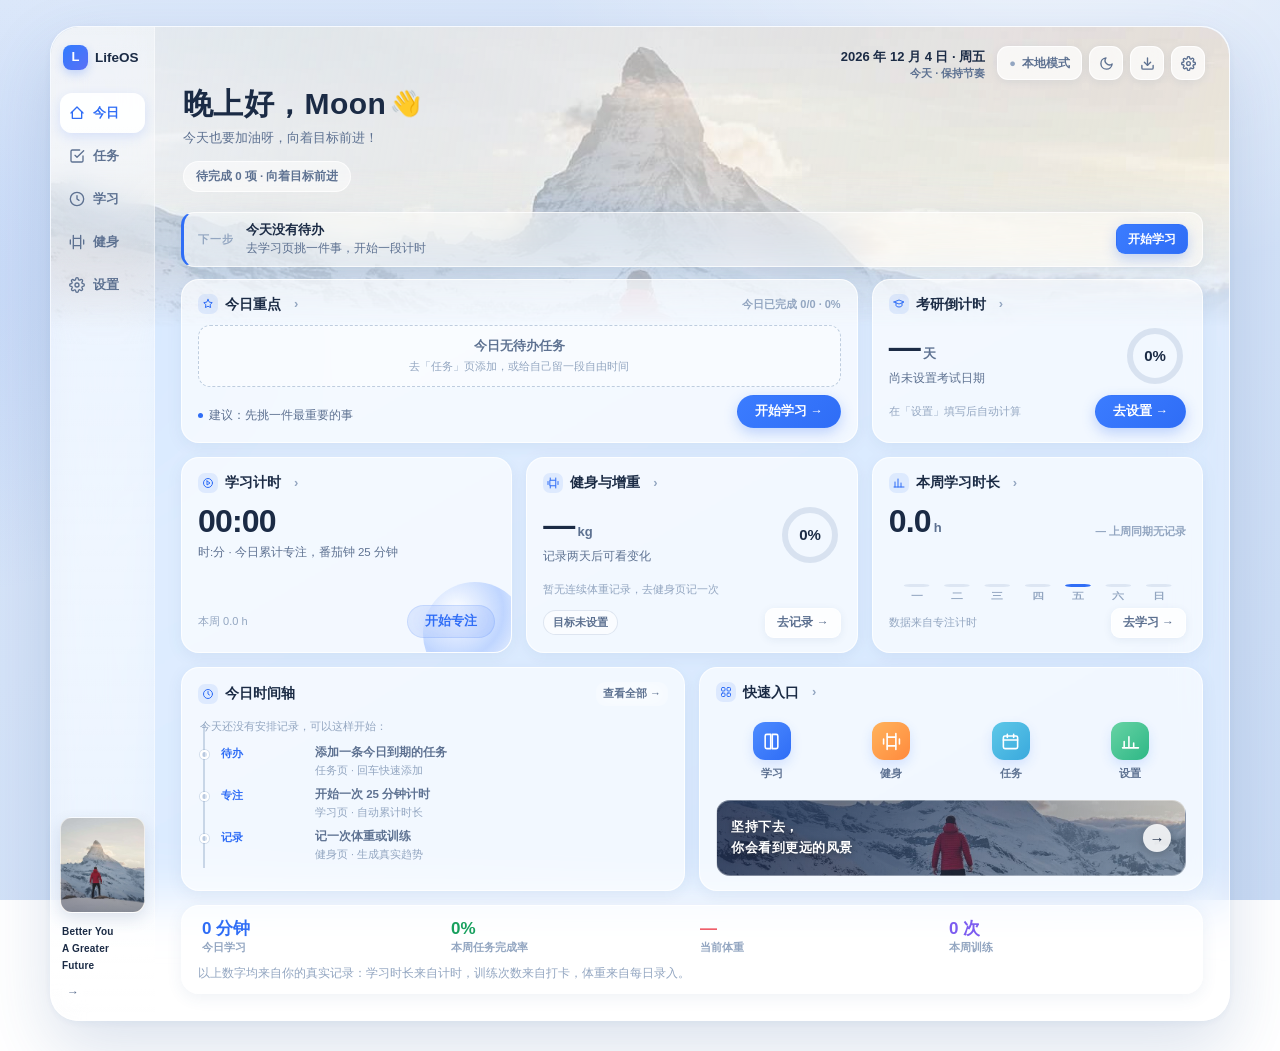
<file: index.html>
<!DOCTYPE html>
<html lang="zh-CN">
<head>
<meta charset="UTF-8">
<meta name="viewport" content="width=device-width, initial-scale=1.0, viewport-fit=cover">
<meta name="theme-color" content="#f5f6fa">
<title>LifeOS · 个人生活操作系统</title>
<link rel="icon" href="data:image/svg+xml,%3Csvg xmlns='http://www.w3.org/2000/svg' viewBox='0 0 32 32'%3E%3Crect width='32' height='32' rx='8' fill='%233b6ef5'/%3E%3Ctext x='16' y='22' font-size='16' font-family='sans-serif' font-weight='bold' fill='white' text-anchor='middle'%3EL%3C/text%3E%3C/svg%3E">
<style>
/* ================= LifeOS 设计系统 · Glacier Glass Dashboard =================
 * 参考设计：整体圆角玻璃面板 + 雪山横幅 + 紧凑仪表盘卡片网格
 * 表现层文件：不含任何数据逻辑；深浅主题、桌面 / 移动双端独立布局 */
:root{
  --bg:#dce8fa;
  --bg-2:#cbdcf5;
  --stage:rgba(255,255,255,.32);
  --surface:rgba(255,255,255,.64);
  --surface-2:rgba(255,255,255,.44);
  --surface-solid:#ffffff;
  --ink:#1b2b45;
  --ink-2:#5d7191;
  --ink-3:#93a6c1;
  --line:rgba(148,170,200,.28);
  --line-2:rgba(120,148,185,.45);
  --blue:#2f6df6;
  --blue-deep:#1e5ae0;
  --blue-soft:rgba(47,109,246,.10);
  --blue-2:rgba(47,109,246,.22);
  --blue-soft-2:rgba(47,109,246,.16);
  --coral:#ef5f6b;
  --coral-deep:#d7384a;
  --coral-soft:rgba(239,95,107,.12);
  --green:#18a05e;
  --green-deep:#0e7a45;
  --green-soft:rgba(24,160,94,.12);
  --amber:#e8930c;
  --amber-soft:rgba(232,147,12,.14);
  --violet:#7c5cf0;
  --violet-soft:rgba(124,92,240,.12);
  --r-lg:18px;
  --r-md:14px;
  --r-sm:10px;
  --glass-blur:blur(18px) saturate(160%);
  --shadow:0 4px 16px rgba(52,88,145,.08);
  --shadow-lg:0 14px 34px rgba(52,88,145,.16);
  --font:"PingFang SC","HarmonyOS Sans SC","Microsoft YaHei",-apple-system,"Segoe UI",sans-serif;
  --ease:cubic-bezier(.22,.9,.32,1);
  --nav-h:62px;
  --side-w:104px;
  --hero-img:url("[data-uri]");;
}
[data-theme="dark"]{
  --bg:#0d1420;
  --bg-2:#111b2b;
  --stage:rgba(20,29,46,.48);
  --surface:rgba(30,42,63,.66);
  --surface-2:rgba(26,36,55,.5);
  --surface-solid:#182134;
  --ink:#e9eef7;
  --ink-2:#a8b5c9;
  --ink-3:#6b7c94;
  --line:rgba(120,145,180,.20);
  --line-2:rgba(140,165,200,.35);
  --blue:#6d9bff;
  --blue-deep:#8fb2ff;
  --blue-soft:rgba(109,155,255,.14);
  --blue-2:rgba(109,155,255,.28);
  --blue-soft-2:rgba(109,155,255,.18);
  --coral:#ff7b86;
  --coral-deep:#ff9aa3;
  --coral-soft:rgba(255,123,134,.14);
  --green:#34c98a;
  --green-deep:#5ad6a0;
  --green-soft:rgba(52,201,138,.14);
  --amber:#f0b13f;
  --amber-soft:rgba(240,177,63,.14);
  --violet:#a58bff;
  --violet-soft:rgba(165,139,255,.14);
  --shadow:0 4px 16px rgba(0,0,0,.3);
  --shadow-lg:0 14px 34px rgba(0,0,0,.45);
}

*{margin:0;padding:0;box-sizing:border-box}
[hidden]{display:none !important}
html{-webkit-text-size-adjust:100%;scroll-behavior:smooth}
body{
  font-family:var(--font);
  background:
    radial-gradient(900px 620px at 82% -8%, rgba(255,255,255,.62), transparent 58%),
    radial-gradient(760px 520px at -8% 32%, rgba(90,140,235,.16), transparent 60%),
    linear-gradient(150deg,var(--bg) 0%,var(--bg-2) 100%);
  background-attachment:fixed;
  color:var(--ink);
  line-height:1.6;
  min-height:100vh;
  font-variant-numeric:tabular-nums;
  overflow-x:hidden;
  transition:background .3s ease,color .3s ease;
}
[data-theme="dark"] body{
  background:
    radial-gradient(900px 620px at 82% -8%, rgba(109,155,255,.12), transparent 58%),
    radial-gradient(760px 520px at -8% 32%, rgba(60,100,190,.14), transparent 60%),
    linear-gradient(150deg,var(--bg) 0%,var(--bg-2) 100%);
}
button{font-family:var(--font);cursor:pointer;border:none;background:none;color:inherit}
input,select,textarea{font-family:var(--font);font-size:14px;color:var(--ink)}
::selection{background:rgba(47,109,246,.25)}
:focus-visible{outline:2.5px solid var(--blue);outline-offset:2px;border-radius:8px}
::-webkit-scrollbar{width:10px;height:10px}
::-webkit-scrollbar-track{background:transparent}
::-webkit-scrollbar-thumb{background:rgba(120,148,185,.35);border-radius:99px;border:2.5px solid transparent;background-clip:content-box}
::-webkit-scrollbar-thumb:hover{background:rgba(120,148,185,.6);background-clip:content-box}

#bgCanvas{position:fixed;inset:0;z-index:0;pointer-events:none}
.scroll-progress{position:fixed;top:0;left:0;height:3px;width:0;z-index:350;background:linear-gradient(90deg,var(--blue),var(--violet));border-radius:0 2px 2px 0;transition:width .1s linear}

/* ---------- 启动加载动画 ---------- */
.splash{
  position:fixed;inset:0;z-index:1000;display:flex;align-items:center;justify-content:center;
  background:
    radial-gradient(600px 400px at 30% 20%, rgba(47,109,246,.18), transparent 60%),
    radial-gradient(500px 380px at 75% 80%, rgba(124,92,240,.16), transparent 60%),
    var(--bg);
  transition:opacity .5s ease,visibility .5s ease;
}
.splash.hide{opacity:0;visibility:hidden;pointer-events:none}
[data-theme="dark"] .splash{
  background:
    radial-gradient(600px 400px at 30% 20%, rgba(109,155,255,.12), transparent 60%),
    radial-gradient(500px 380px at 75% 80%, rgba(165,139,255,.10), transparent 60%),
    var(--bg);
}
.splash-inner{display:flex;flex-direction:column;align-items:center;gap:10px;animation:splashIn .6s var(--ease) both}
@keyframes splashIn{from{opacity:0;transform:translateY(16px) scale(.96)}to{opacity:1;transform:none}}
.splash-orbit{position:relative;width:96px;height:96px;display:flex;align-items:center;justify-content:center}
.splash-mark{
  width:58px;height:58px;border-radius:18px;
  background:linear-gradient(135deg,var(--blue),var(--violet));
  display:flex;align-items:center;justify-content:center;
  color:#fff;font-weight:800;font-size:27px;
  box-shadow:0 10px 30px rgba(47,109,246,.35);
  animation:markPulse 1.6s ease-in-out infinite;
}
@keyframes markPulse{0%,100%{transform:scale(1);box-shadow:0 10px 30px rgba(47,109,246,.35)}50%{transform:scale(1.07);box-shadow:0 14px 40px rgba(124,92,240,.45)}}
.orbit{position:absolute;inset:0;border-radius:50%;border:2px solid transparent}
.orbit.o1{border-top-color:var(--blue);animation:spin 1.1s linear infinite}
.orbit.o2{inset:9px;border-right-color:var(--violet);animation:spin 1.6s linear infinite reverse}
.orbit.o3{inset:18px;border-bottom-color:var(--coral);animation:spin 2.2s linear infinite}
@keyframes spin{to{transform:rotate(360deg)}}
.splash-name{font-size:22px;font-weight:800;letter-spacing:1px;margin-top:6px;background:linear-gradient(90deg,var(--blue),var(--violet),var(--coral));background-size:200% 100%;-webkit-background-clip:text;background-clip:text;color:transparent;animation:shimmer 2.2s linear infinite}
@keyframes shimmer{to{background-position:200% 0}}
.splash-sub{font-size:12.5px;color:var(--ink-3);font-weight:600}
.splash-bar{width:150px;height:4px;border-radius:99px;background:rgba(148,170,200,.25);overflow:hidden;margin-top:4px}
.splash-bar i{display:block;height:100%;width:40%;border-radius:99px;background:linear-gradient(90deg,var(--blue),var(--violet));animation:scan 1.1s ease-in-out infinite}
@keyframes scan{0%{transform:translateX(-110%)}100%{transform:translateX(280%)}}
@media (prefers-reduced-motion:reduce){
  .splash{transition:none}
  .splash .orbit,.splash-mark,.splash-name,.splash-bar i{animation:none}
}

/* ---------- 应用舞台：一整块圆角玻璃面板 ---------- */
.app{
  position:relative;z-index:1;isolation:isolate;
  max-width:1180px;margin:26px auto 30px;
  display:grid;grid-template-columns:var(--side-w) minmax(0,1fr);
  grid-template-areas:"side topbar" "side main";
  align-items:start;
  border-radius:28px;
  background:var(--stage);
  border:1px solid rgba(255,255,255,.7);
  box-shadow:0 28px 68px rgba(55,95,155,.18),0 2px 8px rgba(55,95,155,.06);
  backdrop-filter:blur(26px) saturate(150%);-webkit-backdrop-filter:blur(26px) saturate(150%);
}
[data-theme="dark"] .app{border-color:rgba(140,165,200,.16);box-shadow:0 28px 68px rgba(0,0,0,.5)}
/* 雪山横幅：覆盖舞台顶部，向下柔和淡出 */
.app::before{
  content:"";position:absolute;left:0;right:0;top:0;height:300px;z-index:0;pointer-events:none;
  background:var(--hero-img) center 34%/cover no-repeat;
  border-radius:28px 28px 0 0;
  -webkit-mask-image:linear-gradient(180deg,#000 0%,#000 48%,transparent 100%);
  mask-image:linear-gradient(180deg,#000 0%,#000 48%,transparent 100%);
}
.app::after{
  content:"";position:absolute;left:0;right:0;top:0;height:300px;z-index:0;pointer-events:none;
  border-radius:28px 28px 0 0;
  background:linear-gradient(100deg,rgba(240,246,255,.80) 0%,rgba(240,246,255,.46) 44%,rgba(240,246,255,.06) 100%);
  -webkit-mask-image:linear-gradient(180deg,#000 0%,#000 46%,transparent 100%);
  mask-image:linear-gradient(180deg,#000 0%,#000 46%,transparent 100%);
}
[data-theme="dark"] .app::after{
  background:linear-gradient(100deg,rgba(11,17,28,.90) 0%,rgba(11,17,28,.66) 44%,rgba(11,17,28,.32) 100%);
}

/* ---------- 顶栏：右上日期 + 操作按钮 ---------- */
.topbar{
  grid-area:topbar;position:relative;z-index:2;
  display:flex;align-items:center;justify-content:flex-end;gap:8px;
  padding:16px 24px 0;min-height:56px;flex-wrap:wrap;
  transition:box-shadow .3s;
}
.topbar.stuck{box-shadow:none}
.topbar-date{margin-right:4px;text-align:right;line-height:1.35}
.date-line{font-size:13px;font-weight:700;color:var(--ink);white-space:nowrap}
.date-sub{display:block;font-size:11px;font-weight:600;color:var(--ink-2)}
.topbar-right{display:flex;gap:7px;align-items:center}
.brand{display:flex;align-items:center;gap:9px;min-width:0}
.brand-mark{
  width:34px;height:34px;border-radius:11px;flex:none;
  background:linear-gradient(135deg,#2f7bff,#5b6ff5);
  display:flex;align-items:center;justify-content:center;
  color:#fff;font-weight:800;font-size:17px;
  box-shadow:0 5px 14px rgba(47,109,246,.28);
  transition:transform .3s var(--ease);
}
.brand-mark:hover{transform:rotate(-8deg) scale(1.08)}
.brand h1{font-size:17px;font-weight:800;letter-spacing:.2px}
.mobile-brand{display:none}

.icon-btn{
  width:34px;height:34px;border-radius:11px;display:inline-flex;align-items:center;justify-content:center;
  background:rgba(255,255,255,.72);border:1px solid rgba(255,255,255,.85);color:var(--ink-2);
  backdrop-filter:var(--glass-blur);-webkit-backdrop-filter:var(--glass-blur);
  box-shadow:0 2px 8px rgba(42,74,122,.08);
  transition:all .18s var(--ease);
}
[data-theme="dark"] .icon-btn{background:var(--surface);border-color:var(--line)}
.icon-btn:hover{color:var(--ink);box-shadow:var(--shadow);transform:translateY(-1px)}
.icon-btn svg{width:15px;height:15px}

.chip-sync{
  display:inline-flex;align-items:center;gap:6px;height:34px;padding:0 11px;border-radius:11px;
  background:rgba(255,255,255,.72);border:1px solid rgba(255,255,255,.85);color:var(--ink-2);
  backdrop-filter:var(--glass-blur);-webkit-backdrop-filter:var(--glass-blur);
  box-shadow:0 2px 8px rgba(42,74,122,.08);
  font-size:11.5px;font-weight:700;transition:all .18s var(--ease);
}
[data-theme="dark"] .chip-sync{background:var(--surface);border-color:var(--line)}
.chip-sync:hover{box-shadow:var(--shadow)}
.sync-icon{font-size:11px}
.sync-icon.local{color:var(--ink-3)}
.sync-icon.synced{color:var(--green)}
.sync-icon.syncing{color:var(--blue)}
.sync-icon.pending{color:var(--amber)}
.sync-icon.offline{color:var(--ink-3)}
.sync-icon.error{color:var(--coral-deep)}

/* ---------- 侧边栏（桌面） / 底部玻璃导航（移动） ---------- */
.nav{
  grid-area:side;position:relative;z-index:2;align-self:stretch;
  display:flex;flex-direction:column;gap:3px;
  padding:18px 9px 16px;
  border-radius:28px 0 0 28px;
  background:linear-gradient(180deg,rgba(255,255,255,.40),rgba(255,255,255,.16));
  border-right:1px solid rgba(255,255,255,.42);
  backdrop-filter:blur(16px) saturate(140%);-webkit-backdrop-filter:blur(16px) saturate(140%);
}
[data-theme="dark"] .nav{background:linear-gradient(180deg,rgba(18,26,42,.44),rgba(18,26,42,.20));border-color:rgba(140,165,200,.16)}
.nav-brand{display:flex;align-items:center;gap:7px;padding:0 3px 20px;white-space:nowrap}
.nav-brand .brand-mark{width:25px;height:25px;border-radius:8px;font-size:13px;box-shadow:0 4px 10px rgba(47,109,246,.24)}
.nav-brand h1{font-size:13.5px;font-weight:800;letter-spacing:0}
.nav-pill{display:none}
.nav-item{
  position:relative;z-index:1;display:flex;align-items:center;gap:8px;
  padding:9px 9px;font-size:12.5px;font-weight:600;color:var(--ink-2);
  white-space:nowrap;border-radius:12px;transition:color .2s,background .2s,box-shadow .2s;
  min-height:40px;
}
.nav-item svg{width:16px;height:16px;flex:none}
.nav-item:hover{color:var(--ink);background:rgba(255,255,255,.55)}
[data-theme="dark"] .nav-item:hover{background:var(--surface-2)}
.nav-item.active{
  color:var(--blue);font-weight:800;
  background:rgba(255,255,255,.92);
  box-shadow:0 4px 12px rgba(47,109,246,.14);
}
[data-theme="dark"] .nav-item.active{background:rgba(109,155,255,.18)}
.nav-item .badge{
  min-width:16px;height:16px;padding:0 4px;border-radius:99px;background:var(--coral);color:#fff;
  font-size:10px;font-weight:800;display:inline-flex;align-items:center;justify-content:center;
  margin-left:auto;
}
/* 侧栏底部山景 + 标语（参考图左下角） */
.nav-foot{margin-top:auto;padding-top:18px}
.nav-foot-img{
  height:96px;border-radius:12px;
  background:var(--hero-img) 62% center/cover no-repeat;
  border:1px solid rgba(255,255,255,.6);
  box-shadow:0 6px 16px rgba(40,70,120,.14);
  position:relative;overflow:hidden;
}
.nav-foot-img::after{content:"";position:absolute;inset:0;background:linear-gradient(180deg,transparent 40%,rgba(20,38,70,.45) 100%)}
.nav-foot-txt{margin-top:10px;padding:0 2px;font-size:10px;font-weight:700;line-height:1.7;color:var(--ink);letter-spacing:.2px}
.nav-foot-arrow{margin-top:8px;margin-left:2px;width:22px;height:22px;border-radius:50%;border:1px solid rgba(255,255,255,.8);display:flex;align-items:center;justify-content:center;font-size:12px;color:var(--ink-2);background:rgba(255,255,255,.5)}

.main{grid-area:main;position:relative;z-index:1;min-width:0;padding:0 26px 26px;min-height:60vh}
#view-tasks,#view-study,#view-fitness,#view-settings{padding-top:14px}
.view{display:none}
.view.show{display:block}
.view.show>*{animation:viewIn .38s var(--ease) both}
.view.show>*:nth-child(2){animation-delay:.05s}
.view.show>*:nth-child(3){animation-delay:.1s}
.view.show>*:nth-child(4){animation-delay:.15s}
@keyframes viewIn{from{opacity:0;transform:translateY(14px)}to{opacity:1;transform:none}}

/* ---------- 通用组件：玻璃卡片（统一收紧尺寸） ---------- */
.card{
  background:var(--surface);
  border:1px solid rgba(255,255,255,.78);
  backdrop-filter:var(--glass-blur);-webkit-backdrop-filter:var(--glass-blur);
  border-radius:var(--r-lg);
  box-shadow:var(--shadow);padding:16px 18px;margin-bottom:14px;
  transition:box-shadow .25s ease,border-color .25s ease;
}
[data-theme="dark"] .card{border-color:var(--line)}
.card:hover{box-shadow:var(--shadow-lg)}
.card:last-child{margin-bottom:0}
.card-title{font-size:14px;font-weight:700;display:flex;align-items:center;gap:8px;margin-bottom:11px;flex-wrap:wrap}
.card-title .bar{width:3px;height:14px;border-radius:2px;background:var(--blue);flex:none}
.card-title .extra{margin-left:auto;font-size:11.5px;font-weight:600;color:var(--ink-3)}
.sec-title{display:flex;align-items:baseline;gap:10px;margin:20px 2px 11px;flex-wrap:wrap}
.sec-title h2{font-size:15px;font-weight:800}
.sec-title .extra{font-size:12px;color:var(--ink-3);font-weight:600}
.sec-title:first-child{margin-top:4px}

.btn{
  display:inline-flex;align-items:center;justify-content:center;gap:6px;
  padding:7px 14px;border-radius:10px;font-size:12.5px;font-weight:700;
  background:rgba(255,255,255,.7);border:1.5px solid rgba(255,255,255,.8);color:var(--ink-2);
  backdrop-filter:blur(10px);-webkit-backdrop-filter:blur(10px);
  box-shadow:0 2px 8px rgba(42,74,122,.08);
  transition:all .16s var(--ease);min-height:34px;
}
[data-theme="dark"] .btn{background:var(--surface-2);border-color:var(--line)}
.btn:hover{color:var(--ink);box-shadow:var(--shadow);transform:translateY(-1px)}
.btn:active{transform:translateY(0) scale(.97)}
.btn.primary{background:linear-gradient(135deg,#3b7cff,var(--blue));border-color:transparent;color:#fff;box-shadow:0 5px 14px rgba(47,109,246,.28)}
.btn.primary:hover{background:linear-gradient(135deg,var(--blue-deep),var(--blue));border-color:transparent;box-shadow:0 7px 18px rgba(47,109,246,.34)}
.btn.danger{color:var(--coral-deep)}
.btn.danger:hover{border-color:var(--coral);background:var(--coral-soft)}
.btn.ghost{background:transparent;border-color:transparent;box-shadow:none}
.btn.ghost:hover{background:var(--surface-2)}
.btn.small{padding:5px 11px;font-size:12px;min-height:30px;border-radius:9px}
.btn.block{width:100%}
.btn:disabled{opacity:.5;pointer-events:none}
/* 胶囊按钮：参考图的主行动按钮 */
.btn.pill{border-radius:99px;padding:7px 17px;min-height:33px;font-size:12.5px;background:linear-gradient(135deg,#3b7cff,var(--blue));color:#fff;border-color:transparent;box-shadow:0 5px 14px rgba(47,109,246,.28)}
.btn.pill:hover{color:#fff;box-shadow:0 7px 18px rgba(47,109,246,.38)}
.btn.soft{border-radius:99px;padding:7px 17px;min-height:33px;font-size:12.5px;background:rgba(47,109,246,.13);color:var(--blue);border:1px solid rgba(47,109,246,.12);box-shadow:none}
.btn.soft:hover{background:rgba(47,109,246,.20);color:var(--blue);box-shadow:none}

.inp{
  padding:9px 12px;border:1.5px solid var(--line);border-radius:11px;
  background:rgba(255,255,255,.62);color:var(--ink);font-size:13.5px;
  backdrop-filter:blur(8px);-webkit-backdrop-filter:blur(8px);
  transition:border-color .15s,box-shadow .15s,background .15s;
  width:100%;min-height:38px;
}
[data-theme="dark"] .inp{background:var(--surface-2)}
.inp:focus{outline:none;border-color:var(--blue);background:rgba(255,255,255,.88);box-shadow:0 0 0 3.5px rgba(47,109,246,.15)}
[data-theme="dark"] .inp:focus{background:var(--surface-solid)}
select.inp{cursor:pointer}
textarea.inp{resize:vertical;min-height:70px;line-height:1.6}

.row{display:flex;gap:8px;flex-wrap:wrap;align-items:center}
.row .grow{flex:1;min-width:140px}
.grid2{display:grid;grid-template-columns:1fr 1fr;gap:12px;align-items:start}
.grid2-13{display:grid;grid-template-columns:1.35fr 1fr;gap:12px;align-items:start}
.stack{display:flex;flex-direction:column;gap:12px}

/* 统计卡 */
.stat-row{display:grid;grid-template-columns:repeat(auto-fit,minmax(120px,1fr));gap:10px}
.stat{
  background:rgba(255,255,255,.5);border:1px solid rgba(255,255,255,.7);border-radius:var(--r-md);
  backdrop-filter:blur(10px);-webkit-backdrop-filter:blur(10px);
  padding:11px 10px;text-align:center;transition:transform .2s var(--ease),box-shadow .2s ease;
  display:flex;flex-direction:column;gap:1px;align-items:center;
}
[data-theme="dark"] .stat{background:var(--surface-2);border-color:var(--line)}
button.stat{cursor:pointer;min-height:44px}
button.stat:hover{transform:translateY(-2px);box-shadow:var(--shadow)}
.stat-v{font-size:21px;font-weight:800;line-height:1.2;color:var(--ink)}
.stat-v.coral{color:var(--coral)}
.stat-v.green{color:var(--green)}
.stat-v.amber{color:var(--amber)}
.stat-v.violet{color:var(--violet)}
.stat-k{font-size:11.5px;color:var(--ink-2);font-weight:600}
.stat-sub{font-size:10.5px;color:var(--ink-3);font-weight:500}

/* 标签 */
.tag{font-size:11px;font-weight:700;padding:2px 8px;border-radius:99px;white-space:nowrap;display:inline-flex;align-items:center;gap:4px}
.tag-subject{background:var(--blue-soft);color:var(--blue)}
.tag-due{background:rgba(255,255,255,.55);color:var(--ink-2);border:1px solid var(--line)}
[data-theme="dark"] .tag-due{background:var(--surface-2)}
.tag-due.today{background:var(--amber-soft);color:#b0730a;border-color:transparent}
[data-theme="dark"] .tag-due.today{color:var(--amber)}
.tag-due.over{background:var(--coral-soft);color:var(--coral-deep)}
.tag-done{background:var(--green-soft);color:var(--green-deep)}
[data-theme="dark"] .tag-done{color:var(--green)}
.tag-type-class{background:var(--blue-soft);color:var(--blue)}
.tag-type-study{background:var(--violet-soft);color:var(--violet)}
.tag-type-fitness{background:var(--coral-soft);color:var(--coral)}
.tag-type-rest{background:var(--green-soft);color:var(--green)}
.tag-type-other{background:rgba(148,170,200,.14);color:var(--ink-2)}
.tag-spent{background:rgba(255,255,255,.55);color:var(--ink-2);border:1px solid var(--line)}
[data-theme="dark"] .tag-spent{background:var(--surface-2)}
.pri-dot{width:7px;height:7px;border-radius:50%;flex:none;display:inline-block}
.pri-high{background:var(--coral)}
.pri-normal{background:var(--blue)}
.pri-low{background:var(--ink-3)}

/* 空状态 */
.empty{
  text-align:center;padding:18px 14px;color:var(--ink-3);font-size:12.5px;
  border:1.5px dashed var(--line-2);border-radius:var(--r-md);background:var(--surface-2);
}
.empty-icon{font-size:22px;margin-bottom:4px;opacity:.5}
.empty b{display:block;font-size:13.5px;color:var(--ink-2);margin-bottom:2px;font-weight:700}
.empty p{font-size:12px}
.empty .btn{margin-top:10px}

/* 图表 */
.chart-axis{font-size:10.5px;fill:var(--ink-3);font-weight:600;font-family:var(--font)}
.chart-ring-text{font-size:20px;font-weight:800;fill:var(--ink);font-family:var(--font)}
.chart-ring-sub{font-size:10.5px;fill:var(--ink-2);font-weight:600;font-family:var(--font)}
.chart-line{stroke-dasharray:2000;stroke-dashoffset:2000;animation:drawLine 1.3s var(--ease) forwards}
.chart-area{opacity:0;animation:fadeIn .8s .5s ease forwards}
@keyframes drawLine{to{stroke-dashoffset:0}}
@keyframes fadeIn{to{opacity:1}}
.chart-box{background:var(--surface-2);border:1px solid rgba(255,255,255,.6);border-radius:var(--r-md);padding:12px}
[data-theme="dark"] .chart-box{border-color:var(--line)}
.chart-box svg .bar,.bars svg .bar{fill:var(--blue-soft-2);stroke:var(--blue-2);stroke-width:1.5;transition:filter .2s}
.chart-box svg .bar.zero,.bars svg .bar.zero{fill:rgba(148,170,200,.15);stroke:transparent}
.chart-box svg .bar.today,.bars svg .bar.today{fill:var(--blue);stroke:var(--blue)}
.chart-box svg .bar:hover,.bars svg .bar:hover{filter:brightness(1.12) saturate(1.35)}
.chart-note{font-size:11.5px;color:var(--ink-3);margin-top:7px;line-height:1.6}

.hbars{display:flex;flex-direction:column;gap:7px}
.hbar-row{display:flex;align-items:center;gap:10px;font-size:12.5px;cursor:default;border-radius:8px;padding:3px 4px}
.hbar-row[data-click]{cursor:pointer}
.hbar-row[data-click]:hover{background:var(--surface-2)}
.hbar-name{width:96px;flex:none;font-weight:600;overflow:hidden;text-overflow:ellipsis;white-space:nowrap}
.hbar-track{flex:1;height:9px;border-radius:5px;background:rgba(148,170,200,.18);overflow:hidden}
.hbar-fill{display:block;height:100%;border-radius:5px;background:linear-gradient(90deg,var(--blue),var(--violet));transition:width .8s var(--ease)}
.hbar-n{width:46px;text-align:right;flex:none;font-weight:700;color:var(--ink-2);font-size:12px}

.heat{display:grid;grid-template-columns:repeat(8,1fr);gap:5px;margin-top:4px}
.heat-cell{aspect-ratio:1;border-radius:6px;background:rgba(148,170,200,.16);transition:transform .15s var(--ease);min-width:0}
.heat-cell:hover{transform:scale(1.15);z-index:2}
.heat-cell.plan{border:1.5px solid var(--line-2)}
.heat-cell.full{background:var(--blue)}
.heat-cell.part{background:rgba(47,109,246,.35)}
.heat-cell.now{outline:2px solid var(--blue);outline-offset:1.5px}
.heat-legend{display:flex;gap:14px;flex-wrap:wrap;margin-top:12px;font-size:11.5px;color:var(--ink-2)}
.heat-legend i{display:inline-block;width:11px;height:11px;border-radius:3.5px;margin-right:5px;vertical-align:-1px}

/* ---------- 仪表盘：顶部问候（叠在雪山横幅上） ---------- */
.dash-hero{display:flex;align-items:flex-start;justify-content:space-between;gap:16px;padding:2px 2px 20px;min-height:112px}
.dash-hero .hi{font-size:30px;font-weight:800;line-height:1.28;letter-spacing:.4px;color:var(--ink)}
.dash-hero .hi .wave{font-size:25px;vertical-align:2px;margin-left:4px}
.dash-hero .sub{font-size:13px;font-weight:500;color:var(--ink-2);margin-top:5px}
.dash-hero .hero-date{display:none}
.hero-badge{
  display:inline-flex;align-items:center;gap:7px;margin-top:12px;padding:5px 12px;border-radius:99px;
  background:rgba(255,255,255,.55);border:1px solid rgba(255,255,255,.75);
  font-size:11.5px;font-weight:700;color:var(--ink-2);
  backdrop-filter:blur(10px);-webkit-backdrop-filter:blur(10px);
}
[data-theme="dark"] .hero-badge{background:var(--surface-2);border-color:var(--line)}
.hero-badge b{color:var(--blue);font-weight:800}

/* 下一步细条：保留正在计时 / 逾期任务的功能入口，但不占视觉重量 */
.next-action{
  display:flex;align-items:center;gap:12px;flex-wrap:wrap;
  background:rgba(255,255,255,.5);border:1px solid rgba(255,255,255,.72);
  backdrop-filter:var(--glass-blur);-webkit-backdrop-filter:var(--glass-blur);
  border-left:3px solid var(--blue);
  border-radius:13px;padding:8px 14px;margin-bottom:12px;
  box-shadow:var(--shadow);min-height:46px;
}
[data-theme="dark"] .next-action{background:var(--surface-2);border-color:var(--line)}
.na-label{font-size:10.5px;font-weight:800;letter-spacing:1px;color:var(--ink-3);flex:none}
.na-body{flex:1;min-width:0}
.na-title{font-size:13px;font-weight:700;line-height:1.35;word-break:break-all}
.na-sub{font-size:11.5px;color:var(--ink-2);margin-top:1px;display:flex;align-items:center;flex-wrap:wrap}
.na-ops{display:flex;gap:6px;flex:none}

/* ---------- 仪表盘卡片网格 ---------- */
.dash-grid{display:grid;grid-template-columns:repeat(6,minmax(0,1fr));gap:14px;align-items:stretch}
.dash-grid>.card{position:relative;margin:0;padding:14px 16px;border-radius:18px;display:flex;flex-direction:column;min-height:0;overflow:hidden}
.dash-grid .card-title{font-size:13.5px;font-weight:700;margin-bottom:10px;gap:7px;flex:none}
.dash-grid .card-title .bar{width:3px;height:13px}
.dash-grid .card-title .ico{width:20px;height:20px;border-radius:7px;display:inline-flex;align-items:center;justify-content:center;background:var(--blue-soft);color:var(--blue);flex:none}
.dash-grid .card-title .ico svg{width:12px;height:12px}
.dash-grid .card-title .extra{font-size:11px}
.dash-grid .card-title .go{margin-left:6px;font-size:13px;color:var(--ink-3);font-weight:600}
.span2{grid-column:span 2}
.span3{grid-column:span 3}
.span4{grid-column:span 4}
.span6{grid-column:span 6}
.card-body{flex:1;min-height:0;display:flex;flex-direction:column}
.dash-grid>.card>.card-body{position:relative;z-index:1}
.card-foot{margin-top:auto;padding-top:8px;display:flex;align-items:center;justify-content:space-between;gap:10px;flex-wrap:wrap}
.metric{font-size:32px;font-weight:800;line-height:1.12;letter-spacing:-.8px;color:var(--ink);white-space:nowrap}
.metric small{font-size:13px;font-weight:700;color:var(--ink-2);letter-spacing:0;margin-left:3px}
.metric.blue{color:var(--blue)}
.metric-sub{font-size:11.5px;color:var(--ink-2);font-weight:500;margin-top:3px}
.trend{font-size:11px;font-weight:800;color:var(--green);white-space:nowrap}
.trend.down{color:var(--coral)}
.trend.flat{color:var(--ink-3)}
.hint{font-size:11px;color:var(--ink-3);line-height:1.5}

/* 今日重点：任务行 + 建议 + 主按钮 */
.focus-list{display:flex;flex-direction:column;gap:7px;flex:1}
.focus-list .task{padding:9px 11px;border-radius:12px;background:rgba(255,255,255,.62)}
.focus-list .t-title{font-size:12.5px}
.focus-list .t-check{width:20px;height:20px;border-radius:7px}
.focus-list .task .ops .mini-btn{width:28px;height:28px}
.focus-list .empty{padding:10px 8px;border-radius:12px}
.focus-list .empty-icon{display:none}
.focus-list .empty b{font-size:12.5px}
.focus-list .empty p{font-size:11px}
.focus-tip{font-size:11.5px;color:var(--ink-2);display:flex;align-items:center;gap:6px;margin-top:8px}
.focus-tip .dot{width:5px;height:5px;border-radius:50%;background:var(--blue);flex:none}
.focus-primary{display:flex;align-items:flex-end;justify-content:space-between;gap:12px;flex:1}
.focus-primary .mini-note{font-size:11.5px;color:var(--ink-2);max-width:62%;line-height:1.6}

/* 迷你图表 */
.mini-ring{flex:none;width:62px;height:62px}
.mini-line{width:100%;height:46px;display:block;margin-top:auto}
.mini-bars{width:100%;height:62px;display:block;margin-top:auto}
.mini-bars .mb{fill:rgba(47,109,246,.32)}
.mini-bars .mb.zero{fill:rgba(148,170,200,.22)}
.mini-bars .mb.today{fill:var(--blue)}
.mini-bars .ml{fill:var(--ink-3);font-size:9.5px;font-weight:600;font-family:var(--font)}
.spark-grid{stroke:rgba(148,170,200,.28);stroke-width:1;stroke-dasharray:3 4}
.spark-line{fill:none;stroke:var(--blue);stroke-width:2.4;stroke-linecap:round;stroke-linejoin:round}
.spark-dot{fill:#fff;stroke:var(--blue);stroke-width:2}
.spark-dot.last{fill:var(--blue)}
.metric-row{display:flex;align-items:flex-end;justify-content:space-between;gap:8px}
.badge-goal{font-size:10.5px;font-weight:700;padding:3px 9px;border-radius:99px;background:rgba(255,255,255,.6);border:1px solid var(--line);color:var(--ink-2);white-space:nowrap}
[data-theme="dark"] .badge-goal{background:var(--surface-2)}

/* 今日时间轴 */
.timeline{display:flex;flex-direction:column;gap:0;flex:1;position:relative;padding-left:2px}
.timeline::before{content:"";position:absolute;left:5px;top:8px;bottom:8px;width:1.5px;background:rgba(120,148,185,.35)}
.tl-row{display:flex;align-items:flex-start;gap:12px;position:relative;padding:4px 0;min-width:0}
.tl-dot{width:9px;height:9px;border-radius:50%;background:rgba(47,109,246,.35);border:2px solid #fff;flex:none;margin-top:6px;z-index:1;box-shadow:0 0 0 1px rgba(120,148,185,.35)}
.tl-row.now .tl-dot{background:var(--blue);box-shadow:0 0 0 3px rgba(47,109,246,.16)}
.tl-time{font-size:11px;font-weight:700;color:var(--ink-3);width:82px;flex:none;line-height:1.7}
.tl-main{min-width:0;flex:1;line-height:1.55}
.tl-name{font-size:12px;font-weight:700;overflow:hidden;text-overflow:ellipsis;white-space:nowrap}
.tl-row.now .tl-name{color:var(--blue)}
.tl-row.tip .tl-dot{background:rgba(148,170,200,.28);box-shadow:0 0 0 1px rgba(120,148,185,.25)}
.tl-row.tip .tl-name{color:var(--ink-2);font-weight:600;font-size:11.5px}
.tl-row.tip .tl-time{color:var(--blue);font-weight:700}
.tl-sub{font-size:10.5px;color:var(--ink-3);overflow:hidden;text-overflow:ellipsis;white-space:nowrap}
.timeline .link{align-self:flex-start;font-size:11px;font-weight:700;color:var(--blue);margin-top:6px}

/* 快速入口 + 激励卡 */
.quick-grid{display:grid;grid-template-columns:repeat(4,1fr);gap:8px}
.quick{display:flex;flex-direction:column;align-items:center;gap:6px;padding:9px 2px;border-radius:13px;transition:transform .18s var(--ease),background .18s}
.quick:hover{transform:translateY(-2px);background:rgba(255,255,255,.45)}
[data-theme="dark"] .quick:hover{background:var(--surface-2)}
.quick .qi{width:38px;height:38px;border-radius:12px;display:flex;align-items:center;justify-content:center;color:#fff;box-shadow:0 5px 12px rgba(47,109,246,.16)}
.quick .qi svg{width:19px;height:19px}
.quick .qt{font-size:11px;font-weight:700;color:var(--ink-2)}
.qi.book{background:linear-gradient(135deg,#4d8bff,#2f6df6)}
.qi.fit{background:linear-gradient(135deg,#ffb35c,#ff8a3d)}
.qi.cal{background:linear-gradient(135deg,#5ec8e8,#3aa9dd)}
.qi.chart{background:linear-gradient(135deg,#67d3a4,#2eb786)}
.quote-card{
  position:relative;overflow:hidden;border-radius:14px;min-height:76px;margin-top:10px;
  background:linear-gradient(100deg,rgba(24,42,78,.78),rgba(24,42,78,.20)),var(--hero-img) center 62%/cover no-repeat;
  display:flex;align-items:center;justify-content:space-between;gap:10px;padding:12px 14px;
  border:1px solid rgba(255,255,255,.35);
}
[data-theme="dark"] .quote-card{background:linear-gradient(100deg,rgba(12,22,40,.88),rgba(12,22,40,.52)),var(--hero-img) center 62%/cover no-repeat}
.quote-card .q-txt{color:#fff;font-size:13px;font-weight:700;line-height:1.6;text-shadow:0 1px 6px rgba(0,0,0,.45);letter-spacing:.5px}
.quote-card .q-go{width:28px;height:28px;flex:none;border-radius:50%;background:rgba(255,255,255,.85);color:#1b2b45;display:flex;align-items:center;justify-content:center;font-size:15px;font-weight:700;box-shadow:0 3px 10px rgba(0,0,0,.18);transition:transform .18s var(--ease)}
.quote-card:hover .q-go{transform:translateX(2px)}

/* 底部真实数据条 */
.mini-stats{display:grid;grid-template-columns:repeat(4,1fr);gap:8px}
.mini-stats .ms{display:flex;flex-direction:column;gap:1px;padding:2px 4px;min-width:0}
.mini-stats .ms b{font-size:17px;font-weight:800;line-height:1.3;white-space:nowrap;overflow:hidden;text-overflow:ellipsis}
.mini-stats .ms span{font-size:10.5px;color:var(--ink-3);font-weight:600}
.mini-stats .ms b.blue{color:var(--blue)}
.mini-stats .ms b.green{color:var(--green)}
.mini-stats .ms b.coral{color:var(--coral)}
.mini-stats .ms b.violet{color:var(--violet)}

/* 旧版 hero / 倒计时（其它入口兼容，尺寸同步收紧） */
.hero-top{display:grid;grid-template-columns:1.5fr 1fr;gap:12px;align-items:stretch}
.hello{
  position:relative;overflow:hidden;padding:20px;border-radius:var(--r-lg);
  background-image:linear-gradient(105deg,rgba(255,255,255,.92) 0%,rgba(255,255,255,.55) 46%,rgba(255,255,255,.12) 100%),var(--hero-img);
  background-size:cover;background-position:center 38%;
  border:1px solid rgba(255,255,255,.75);box-shadow:var(--shadow);
  display:flex;flex-direction:column;justify-content:center;
}
[data-theme="dark"] .hello{background-image:linear-gradient(105deg,rgba(15,21,33,.92) 0%,rgba(15,21,33,.6) 46%,rgba(15,21,33,.18) 100%),var(--hero-img)}
.hello .greet{font-size:12px;font-weight:700;letter-spacing:1.5px;background:linear-gradient(90deg,var(--blue),var(--violet));-webkit-background-clip:text;background-clip:text;color:transparent}
.hello .big{font-size:22px;font-weight:800;margin:5px 0 2px;line-height:1.25;color:var(--ink)}
.hello .sub{font-size:12.5px;color:var(--ink-2)}
.countdown{
  display:flex;align-items:center;gap:14px;padding:16px 18px;border-radius:var(--r-lg);
  background:var(--surface);border:1px solid rgba(255,255,255,.72);
  backdrop-filter:var(--glass-blur);-webkit-backdrop-filter:var(--glass-blur);box-shadow:var(--shadow);
}
[data-theme="dark"] .countdown{border-color:var(--line)}
.countdown .num{font-size:40px;font-weight:800;line-height:1;letter-spacing:-1px;background:linear-gradient(135deg,var(--blue),var(--violet));-webkit-background-clip:text;background-clip:text;color:transparent}
.countdown .num small{font-size:15px;font-weight:700;color:var(--ink-2);margin-left:3px;letter-spacing:0;-webkit-text-fill-color:var(--ink-2)}
.countdown .meta{flex:1;min-width:0}
.countdown .meta .t{font-size:13px;font-weight:700}
.countdown .meta .d{font-size:11.5px;color:var(--ink-2)}
.countdown .meta .track{height:6px;border-radius:4px;background:rgba(148,170,200,.22);overflow:hidden;margin-top:7px}
.countdown .meta .fill{height:100%;border-radius:4px;background:linear-gradient(90deg,var(--blue),var(--violet));width:0;transition:width 1s var(--ease)}

/* 任务列表 */
.task-list{display:flex;flex-direction:column;gap:8px}
.task{
  display:flex;align-items:center;gap:10px;padding:10px 12px;
  background:rgba(255,255,255,.58);border:1px solid rgba(255,255,255,.7);border-radius:var(--r-md);
  backdrop-filter:blur(10px);-webkit-backdrop-filter:blur(10px);
  transition:box-shadow .18s,transform .18s,opacity .3s;
}
[data-theme="dark"] .task{background:var(--surface-2);border-color:var(--line)}
.task:hover{box-shadow:var(--shadow);transform:translateY(-1px)}
.task.done{opacity:.55}
.task.done .t-title{text-decoration:line-through;text-decoration-color:var(--coral);text-decoration-thickness:2px}
.task .body{flex:1;min-width:0}
.t-title{font-size:13px;font-weight:600;word-break:break-all}
.t-meta{display:flex;gap:6px;flex-wrap:wrap;margin-top:3px;align-items:center}
.task .ops{display:flex;gap:4px;flex:none}
.mini-btn{
  width:32px;height:32px;border-radius:9px;display:inline-flex;align-items:center;justify-content:center;
  color:var(--ink-3);border:1px solid transparent;transition:all .15s var(--ease);flex:none;
}
.mini-btn:hover{color:var(--ink);background:rgba(255,255,255,.8);border-color:var(--line)}
[data-theme="dark"] .mini-btn:hover{background:var(--surface-solid)}
.mini-btn.danger:hover{color:var(--coral-deep);background:var(--coral-soft);border-color:var(--coral)}
.mini-btn svg{width:14px;height:14px}

.t-check{
  width:22px;height:22px;flex:none;border-radius:7px;border:2px solid var(--line-2);
  display:inline-flex;align-items:center;justify-content:center;transition:all .16s var(--ease);
  background:rgba(255,255,255,.7);
}
[data-theme="dark"] .t-check{background:var(--surface-2)}
.t-check:hover{border-color:var(--blue);transform:scale(1.08)}
.t-check svg{width:12px;height:12px;stroke:#fff;stroke-width:3;fill:none;opacity:0;transform:scale(.4) rotate(-30deg);transition:all .22s var(--ease)}
.t-check.on{background:linear-gradient(135deg,var(--green),var(--green-deep));border-color:transparent}
.t-check.on svg{opacity:1;transform:scale(1) rotate(0)}

.filters{display:flex;gap:7px;flex-wrap:wrap;align-items:center;margin-bottom:12px}
.chip{
  padding:6px 13px;border-radius:99px;font-size:12px;font-weight:700;
  background:rgba(255,255,255,.55);color:var(--ink-2);border:1.5px solid transparent;
  backdrop-filter:blur(8px);-webkit-backdrop-filter:blur(8px);
  transition:all .15s var(--ease);min-height:32px;
}
[data-theme="dark"] .chip{background:var(--surface-2)}
.chip:hover{background:rgba(255,255,255,.8);transform:translateY(-1px)}
[data-theme="dark"] .chip:hover{background:var(--surface-solid)}
.chip.active{background:var(--blue-soft);color:var(--blue);border-color:var(--blue-2)}
.chip .n{opacity:.6;font-size:11px;margin-left:2px}

.add-row{display:flex;gap:8px;flex-wrap:wrap;margin-bottom:12px}
.add-row .inp{flex:1;min-width:180px}

/* 学习模块 */
.subject-card{display:flex;gap:12px;align-items:flex-start;padding:12px;border:1px solid var(--line);border-radius:var(--r-md);background:var(--surface-2);margin-bottom:10px}
.subject-card:last-child{margin-bottom:0}
.subject-card .body{flex:1;min-width:0}

.study-timer{text-align:center;padding:16px}
.timer-idle{display:flex;flex-direction:column;align-items:center;gap:8px;color:var(--ink-2);font-size:13px}
.timer-idle-icon{font-size:32px;color:var(--blue);opacity:.55;line-height:1}
.timer-running{display:flex;flex-direction:column;align-items:center;gap:6px}
.timer-item-name{font-size:14px;font-weight:800;color:var(--ink)}
.timer-big{font-size:44px;font-weight:800;letter-spacing:-1px;line-height:1.1;font-variant-numeric:tabular-nums;background:linear-gradient(135deg,var(--blue),var(--violet));-webkit-background-clip:text;background-clip:text;color:transparent}
.timer-ops{display:flex;gap:8px;flex-wrap:wrap;justify-content:center;margin-top:10px}
.timer-task-hint{font-size:11.5px;color:var(--ink-3);margin-top:2px}

.study-items{display:flex;flex-direction:column;gap:8px}
.study-item{
  display:flex;align-items:center;gap:11px;padding:10px 12px;
  background:rgba(255,255,255,.58);border:1.5px solid rgba(255,255,255,.7);border-radius:var(--r-md);
  backdrop-filter:blur(10px);-webkit-backdrop-filter:blur(10px);
  transition:box-shadow .18s,background .18s,transform .18s;
}
[data-theme="dark"] .study-item{background:var(--surface-2);border-color:var(--line)}
.study-item:hover{box-shadow:var(--shadow);transform:translateY(-1px)}
.study-item.active{border-color:var(--blue);background:var(--blue-soft);box-shadow:0 0 0 3.5px rgba(47,109,246,.12)}
.study-item-dot{width:11px;height:11px;border-radius:50%;flex:none;box-shadow:0 0 0 3px rgba(47,109,246,.10)}
.study-item-body{flex:1;min-width:0}
.study-item-name{font-size:13.5px;font-weight:700;overflow:hidden;text-overflow:ellipsis;white-space:nowrap}
.study-item-mins{font-size:11.5px;color:var(--ink-2);margin-top:1px}
.study-item-ops{display:flex;gap:4px;align-items:center;flex:none}
.study-item-ops .mini-btn{opacity:.55}
.study-item:hover .study-item-ops .mini-btn{opacity:1}

.donut-wrap{display:flex;align-items:center;gap:22px;flex-wrap:wrap;justify-content:center}
.donut-legend{flex:1;min-width:180px;display:flex;flex-direction:column;gap:7px}
.donut-leg-row{display:flex;align-items:center;gap:9px;font-size:12.5px}
.donut-leg-dot{width:11px;height:11px;border-radius:3.5px;flex:none}
.donut-leg-name{font-weight:600;flex:1;min-width:0;overflow:hidden;text-overflow:ellipsis;white-space:nowrap}
.donut-leg-val{font-weight:700;color:var(--ink-2);font-size:12px;flex:none}

/* 健身模块 */
.fit-banner{
  display:flex;align-items:center;gap:12px;padding:13px 16px;border-radius:var(--r-md);
  border:1.5px solid transparent;transition:transform .25s var(--ease),box-shadow .25s;
  background:var(--surface);backdrop-filter:var(--glass-blur);-webkit-backdrop-filter:var(--glass-blur);
}
[data-theme="dark"] .fit-banner{border-color:var(--line)}
.fit-banner:hover{transform:translateY(-1px);box-shadow:var(--shadow)}
.fit-banner.on{border-color:rgba(47,109,246,.35);border-left:3px solid var(--blue)}
.fit-banner.off{background:var(--surface-2)}
.fit-banner .icon{
  width:40px;height:40px;border-radius:12px;flex:none;display:inline-flex;align-items:center;justify-content:center;
  transition:transform .3s var(--ease);
}
.fit-banner:hover .icon{transform:scale(1.1) rotate(-6deg)}
.fit-banner.on .icon{background:linear-gradient(135deg,var(--blue),var(--violet));color:#fff;box-shadow:0 6px 14px rgba(47,109,246,.3)}
.fit-banner.off .icon{background:rgba(148,170,200,.18);color:var(--ink-2)}
.fit-banner .icon svg{width:20px;height:20px;flex:none}
.fit-banner h3{font-size:14.5px;font-weight:800}
.fit-banner p{font-size:12.5px;color:var(--ink-2)}
.fit-banner .rule{margin-left:auto;font-size:12px;font-weight:600;color:var(--ink-2);text-align:right;flex:none}

.ex-grid{display:grid;grid-template-columns:1fr 1fr;gap:12px}
.ex{
  background:rgba(255,255,255,.58);border:1px solid rgba(255,255,255,.7);border-radius:var(--r-md);
  backdrop-filter:blur(10px);-webkit-backdrop-filter:blur(10px);
  padding:13px;transition:box-shadow .2s ease;position:relative;
}
[data-theme="dark"] .ex{background:var(--surface-2);border-color:var(--line)}
.ex:hover{box-shadow:var(--shadow)}
.ex.all-done{border-color:var(--blue)}
.ex-head{display:flex;align-items:center;gap:9px;margin-bottom:3px;flex-wrap:wrap}
.ex-num{width:22px;height:22px;border-radius:7px;background:var(--blue-soft);color:var(--blue);font-size:12px;font-weight:800;display:inline-flex;align-items:center;justify-content:center;flex:none}
.ex-name{font-size:13.5px;font-weight:800}
.ex-part{font-size:10px;font-weight:800;color:var(--violet);background:var(--violet-soft);padding:2px 8px;border-radius:99px;margin-left:auto}
.ex-target{font-size:12px;color:var(--ink-2);font-weight:600}
.ex-tip{font-size:11px;color:var(--ink-3);margin:2px 0 9px;line-height:1.5}
.sets{display:flex;gap:8px;align-items:center;flex-wrap:wrap}
.set-btn{
  width:36px;height:36px;border-radius:10px;border:2px solid var(--line-2);background:rgba(255,255,255,.7);
  font-size:12px;font-weight:800;color:var(--ink-3);
  display:inline-flex;align-items:center;justify-content:center;transition:all .15s var(--ease);
}
[data-theme="dark"] .set-btn{background:var(--surface-2)}
.set-btn:hover{border-color:var(--blue);color:var(--blue);transform:scale(1.06)}
.set-btn:active{transform:scale(.92)}
.set-btn.on{background:linear-gradient(135deg,var(--blue),var(--violet));border-color:transparent;color:#fff;box-shadow:0 4px 10px rgba(47,109,246,.3)}
.set-btn.on::after{content:"✓";font-size:15px}
.sets .lbl{font-size:11px;color:var(--ink-3);margin-left:2px}
.rest-tip{display:flex;align-items:center;gap:8px;margin-top:12px;padding:10px 12px;border-radius:10px;background:var(--amber-soft);color:#9a6708;font-size:12px;font-weight:600}
[data-theme="dark"] .rest-tip{color:var(--amber)}
.rest-tip svg{width:16px;height:16px;flex:none}

.w-item{display:flex;align-items:center;gap:10px;padding:8px 11px;border:1px solid var(--line);border-radius:10px;background:var(--surface-2);font-size:12.5px;margin-bottom:6px}
.w-item:last-child{margin-bottom:0}
.w-item .d{font-weight:700;width:52px;flex:none}
.w-item .v{font-weight:800;width:66px;flex:none}
.w-item .delta{font-size:11.5px;font-weight:700;flex:1}
.w-item .delta.up{color:var(--coral-deep)}
[data-theme="dark"] .w-item .delta.up{color:var(--coral)}
.w-item .delta.down{color:var(--green)}
.w-item .delta.flat{color:var(--ink-3)}
.w-item .del{opacity:.6;color:var(--ink-3);padding:5px;border-radius:7px;transition:all .15s;flex:none}
.w-item .del:hover{opacity:1;color:var(--coral-deep);background:var(--coral-soft)}
.w-item .del svg{width:13px;height:13px;display:block}

.diet-row{display:flex;align-items:center;gap:9px;padding:8px 10px;border:1px solid var(--line);border-radius:10px;background:var(--surface-2);font-size:12.5px;margin-bottom:6px}
.diet-row:last-child{margin-bottom:0}
.diet-row .meal{font-weight:800;width:44px;flex:none;color:var(--violet)}
.diet-row .food{flex:1;min-width:0;overflow:hidden;text-overflow:ellipsis;white-space:nowrap}
.diet-row .kcal{font-weight:800;flex:none;color:var(--amber)}
.diet-row .del{opacity:.6;color:var(--ink-3);padding:5px;border-radius:7px;flex:none;transition:all .15s}
.diet-row .del:hover{opacity:1;color:var(--coral-deep);background:var(--coral-soft)}
.diet-row .del svg{width:13px;height:13px;display:block}
.diet-total{display:flex;justify-content:space-between;align-items:center;padding:10px 12px;border-radius:10px;background:var(--blue-soft);font-size:12.5px;font-weight:700;color:var(--blue);margin-top:8px}
[data-theme="dark"] .diet-total{color:var(--blue-deep)}

.hist-item{display:flex;align-items:center;gap:11px;padding:9px 12px;border:1px solid var(--line);border-radius:var(--r-md);background:var(--surface-2);font-size:12.5px;transition:all .15s var(--ease)}
.hist-item:hover{box-shadow:var(--shadow)}
.hist-date{font-weight:700;width:96px;flex:none}
.hist-bar{flex:1;height:7px;border-radius:4px;background:rgba(148,170,200,.18);overflow:hidden}
.hist-bar i{display:block;height:100%;border-radius:4px;background:linear-gradient(90deg,var(--blue),var(--violet))}
.hist-n{font-size:11.5px;color:var(--ink-2);font-weight:700;width:42px;text-align:right;flex:none}
.hist-note{font-size:11.5px;color:var(--ink-3);max-width:200px;overflow:hidden;text-overflow:ellipsis;white-space:nowrap;flex:none}
.rpe-badge{font-size:10px;font-weight:800;padding:2px 7px;border-radius:99px;background:rgba(255,255,255,.7);border:1px solid var(--line);color:var(--ink-2);flex:none}
[data-theme="dark"] .rpe-badge{background:var(--surface-2)}

/* Toast */
.toast{
  position:fixed;left:50%;bottom:28px;transform:translate(-50%,14px);
  background:rgba(24,35,53,.92);color:#fff;font-size:13px;font-weight:700;
  backdrop-filter:blur(12px);-webkit-backdrop-filter:blur(12px);
  padding:10px 18px;border-radius:99px;box-shadow:0 12px 34px rgba(15,20,40,.4);
  opacity:0;pointer-events:none;transition:all .28s var(--ease);z-index:500;max-width:calc(100vw - 32px);text-align:center;
}
.toast.show{opacity:1;transform:translate(-50%,0)}

/* 弹窗 */
dialog.modal{
  border:none;border-radius:var(--r-lg);box-shadow:0 24px 70px rgba(15,20,40,.35);
  padding:0;width:min(480px,92vw);background:var(--surface-solid);color:var(--ink);
}
dialog.modal.wide{width:min(640px,94vw)}
dialog.modal.danger .modal-head h2{color:var(--coral-deep)}
dialog::backdrop{background:rgba(30,45,70,.45);backdrop-filter:blur(4px)}
dialog[open]{animation:dlgIn .28s var(--ease)}
@keyframes dlgIn{from{opacity:0;transform:translateY(18px) scale(.96)}to{opacity:1;transform:none}}
.modal-head{display:flex;align-items:center;justify-content:space-between;gap:10px;padding:16px 20px 0}
.modal-head h2{font-size:16px;font-weight:800}
.modal-body{padding:14px 20px 4px;max-height:min(64vh,560px);overflow-y:auto}
.modal-text{font-size:13px;color:var(--ink-2);line-height:1.7}
.modal-actions{display:flex;gap:8px;justify-content:flex-end;padding:12px 20px 18px;flex-wrap:wrap}
.field{margin-bottom:12px}
.field:last-child{margin-bottom:0}
.field-label{display:block;font-size:12px;font-weight:700;color:var(--ink-2);margin-bottom:6px}
.field-hint{font-size:11px;color:var(--ink-3);margin-top:5px;line-height:1.6}

/* 连接诊断 */
.diag-row{display:flex;align-items:flex-start;gap:8px;font-size:12px;line-height:1.65;color:var(--ink-2);padding:7px 0;border-bottom:1px dashed var(--line)}
.diag-row:last-child{border-bottom:none}
.diag-row b{flex:none;color:var(--ink);font-weight:700}
.diag-dot{width:8px;height:8px;border-radius:50%;flex:none;margin-top:7px}
.diag-dot.ok{background:var(--green);box-shadow:0 0 0 3px var(--green-soft)}
.diag-dot.bad{background:var(--coral);box-shadow:0 0 0 3px var(--coral-soft)}
.dlg-sep{height:1px;background:var(--line);margin:14px 0}

/* ---------- 中等宽度：卡片网格降列 ---------- */
@media (max-width:1080px) and (min-width:901px){
  .dash-grid{grid-template-columns:repeat(4,minmax(0,1fr))}
  .span4{grid-column:span 4}
  .span3{grid-column:span 2}
  .span2{grid-column:span 2}
  .span6{grid-column:span 4}
  .dash-hero .hi{font-size:26px}
  .hero-top,.grid2,.grid2-13{grid-template-columns:1fr}
}

/* ---------- 手机端：独立单列布局（非桌面缩放） ---------- */
@media (max-width:900px){
  :root{--nav-h:62px}
  .app{
    display:block;margin:0;
    border-radius:0;border:none;box-shadow:none;
    background:transparent;backdrop-filter:none;-webkit-backdrop-filter:none;
  }
  .app::before,.app::after{height:230px;border-radius:0}
  .topbar{
    position:sticky;top:0;z-index:100;min-height:52px;
    padding:9px 14px;gap:7px;flex-wrap:nowrap;
    background:linear-gradient(180deg,rgba(237,244,255,.88),rgba(237,244,255,.42));
    backdrop-filter:blur(12px);-webkit-backdrop-filter:blur(12px);
  }
  [data-theme="dark"] .topbar{background:linear-gradient(180deg,rgba(13,20,32,.9),rgba(13,20,32,.5))}
  .mobile-brand{display:flex;margin-right:auto}
  .mobile-brand .brand-mark{width:30px;height:30px;border-radius:9px;font-size:15px}
  .mobile-brand h1{font-size:16px}
  .topbar-date{display:none}
  .chip-sync{width:32px;height:32px;padding:0;justify-content:center;font-size:0;gap:0;border-radius:10px}
  .chip-sync .sync-icon{font-size:12px}
  .icon-btn{width:32px;height:32px;border-radius:10px}
  .icon-btn svg{width:14px;height:14px}

  /* 底部悬浮玻璃导航 */
  .nav{
    position:fixed;left:50%;bottom:calc(10px + env(safe-area-inset-bottom));
    transform:translateX(-50%);
    flex-direction:row;width:calc(100% - 24px);max-width:460px;
    padding:6px;gap:2px;border-radius:24px;
    background:color-mix(in srgb,var(--surface-solid) 80%,transparent);
    backdrop-filter:blur(24px) saturate(160%);-webkit-backdrop-filter:blur(24px) saturate(160%);
    border:1px solid rgba(255,255,255,.75);
    border-right:1px solid rgba(255,255,255,.75);
    box-shadow:0 12px 34px rgba(42,74,122,.22);
    z-index:200;top:auto;align-self:auto;
  }
  @supports not (background: color-mix(in srgb, red 50%, blue)){ .nav{background:var(--surface-solid)} }
  [data-theme="dark"] .nav{
    background:color-mix(in srgb,var(--surface-solid) 84%,transparent);
    border-color:var(--line);border-right-color:var(--line);
    box-shadow:0 12px 34px rgba(0,0,0,.5);
  }
  .nav-brand,.nav-foot{display:none}
  .nav-item{
    flex:1;flex-direction:column;gap:3px;padding:7px 2px;font-size:10.5px;
    border-radius:18px;min-height:calc(var(--nav-h) - 12px);justify-content:center;
    background:transparent;box-shadow:none;
  }
  .nav-item svg{width:19px;height:19px}
  .nav-item.active{background:rgba(47,109,246,.10);box-shadow:none}
  .nav-item .badge{position:absolute;top:3px;right:calc(50% - 22px)}
  .nav-item.settings-m{display:flex}

  .main{padding:0 14px calc(var(--nav-h) + 30px);min-height:auto}
  .card{padding:14px 15px;border-radius:16px;margin-bottom:12px}
  .card:hover{box-shadow:var(--shadow)}
  .card-title{font-size:13.5px;margin-bottom:10px}
  .dash-hero{padding:6px 2px 16px;min-height:100px;align-items:flex-start}
  .dash-hero .hi{font-size:22px}
  .dash-hero .hi .wave{font-size:19px}
  .dash-hero .sub{font-size:12px;margin-top:3px}
  .dash-hero .hero-date{display:block;font-size:11px;font-weight:700;color:var(--ink-2);text-align:right;white-space:nowrap;line-height:1.5}
  .hero-badge{margin-top:9px;font-size:11px;padding:4px 10px}
  .next-action{padding:9px 12px;gap:9px}
  .na-label{display:none}
  .na-title{font-size:12.5px}
  .na-ops{width:100%;justify-content:flex-end}

  .dash-grid{grid-template-columns:1fr;gap:12px}
  .dash-grid>.card{grid-column:span 1 !important;padding:14px 15px;min-height:0}
  .dash-grid .card-title{font-size:13.5px}
  .metric{font-size:28px}
  .mini-line{height:48px}
  .mini-bars{height:66px}
  .quote-card{min-height:72px}
  .mini-stats{grid-template-columns:1fr 1fr;gap:10px}
  .mini-stats .ms b{font-size:18px}

  .countdown{flex-wrap:wrap}
  .countdown .num{font-size:36px}
  .hello{padding:18px;min-height:132px}
  .hello .big{font-size:20px}
  .ex-grid,.grid2,.grid2-13,.hero-top{grid-template-columns:1fr}
  .hist-date{width:78px}
  .hist-note{display:none}
  .hbar-name{width:72px;font-size:12px}
  .toast{bottom:calc(var(--nav-h) + 24px)}
  .task{align-items:flex-start;gap:9px;padding:10px 11px}
  .task .t-check{margin-top:1px}
  .task .ops{margin-top:-2px}
  .t-meta .tag{font-size:10.5px;padding:2px 6px}
  .study-item{padding:10px 11px}
  .timer-big{font-size:40px}
  .stat-v{font-size:20px}
  dialog.modal{width:min(480px,94vw)}
}

@media (prefers-reduced-motion:reduce){
  *,*::before,*::after{animation-duration:.01ms !important;animation-iteration-count:1 !important;transition-duration:.01ms !important}
  html{scroll-behavior:auto}
}

</style>
</head>
<body>

<!-- 启动加载动画 -->
<div class="splash" id="splash" aria-hidden="true">
  <div class="splash-inner">
    <div class="splash-orbit">
      <span class="orbit o1"></span><span class="orbit o2"></span><span class="orbit o3"></span>
      <div class="splash-mark">L</div>
    </div>
    <div class="splash-name">LifeOS</div>
    <div class="splash-sub">正在加载你的生活操作系统</div>
    <div class="splash-bar"><i></i></div>
  </div>
</div>

<canvas id="bgCanvas" aria-hidden="true"></canvas>
<div class="scroll-progress" id="scrollProgress" aria-hidden="true"></div>

<div class="app" id="app">
  <!-- 顶栏 -->
  <header class="topbar" id="topbar">
    <div class="brand mobile-brand">
      <div class="brand-mark" aria-hidden="true">L</div>
      <h1>LifeOS</h1>
    </div>
    <div class="topbar-date"><span class="date-line" id="dateLine"></span><span class="date-sub">今天 · 保持节奏</span></div>
    <div class="topbar-right">
      <button class="chip-sync" id="syncChip" type="button" title="数据同步状态"></button>
      <button class="icon-btn" id="btnTheme" type="button" aria-label="切换深浅主题" title="切换主题"></button>
      <button class="icon-btn" id="btnExport" type="button" aria-label="导出备份" title="导出备份">
        <svg viewBox="0 0 24 24" fill="none" stroke="currentColor" stroke-width="2.2" stroke-linecap="round" stroke-linejoin="round"><path d="M21 15v4a2 2 0 0 1-2 2H5a2 2 0 0 1-2-2v-4"/><polyline points="7 10 12 15 17 10"/><line x1="12" y1="15" x2="12" y2="3"/></svg>
      </button>
      <button class="icon-btn" id="btnSettings" type="button" aria-label="设置" title="设置">
        <svg viewBox="0 0 24 24" fill="none" stroke="currentColor" stroke-width="2.2" stroke-linecap="round" stroke-linejoin="round"><circle cx="12" cy="12" r="3"/><path d="M19.4 15a1.65 1.65 0 0 0 .33 1.82l.06.06a2 2 0 1 1-2.83 2.83l-.06-.06a1.65 1.65 0 0 0-1.82-.33 1.65 1.65 0 0 0-1 1.51V21a2 2 0 1 1-4 0v-.09a1.65 1.65 0 0 0-1-1.51 1.65 1.65 0 0 0-1.82.33l-.06.06a2 2 0 1 1-2.83-2.83l.06-.06a1.65 1.65 0 0 0 .33-1.82 1.65 1.65 0 0 0-1.51-1H3a2 2 0 1 1 0-4h.09a1.65 1.65 0 0 0 1.51-1 1.65 1.65 0 0 0-.33-1.82l-.06-.06a2 2 0 1 1 2.83-2.83l.06.06a1.65 1.65 0 0 0 1.82.33h.09a1.65 1.65 0 0 0 1-1.51V3a2 2 0 1 1 4 0v.09a1.65 1.65 0 0 0 1 1.51h.09a1.65 1.65 0 0 0 1.82-.33l.06-.06a2 2 0 1 1 2.83 2.83l-.06.06a1.65 1.65 0 0 0-.33 1.82v.09a1.65 1.65 0 0 0 1.51 1H21a2 2 0 1 1 0 4h-.09a1.65 1.65 0 0 0-1.51 1z"/></svg>
      </button>
    </div>
  </header>

  <!-- 导航（桌面顶部 / 移动底部，Liquid Glass） -->
  <nav class="nav" id="nav" aria-label="主导航">
    <div class="nav-brand">
      <div class="brand-mark" aria-hidden="true">L</div>
      <h1>LifeOS</h1>
    </div>
    <span class="nav-pill" id="navPill" aria-hidden="true"></span>
    <button class="nav-item active" data-view="today" type="button">
      <svg viewBox="0 0 24 24" fill="none" stroke="currentColor" stroke-width="2" stroke-linecap="round" stroke-linejoin="round"><path d="M3 12l9-9 9 9"/><path d="M5 10v10h14V10"/></svg>
      <span>今日</span>
    </button>
    <button class="nav-item" data-view="tasks" type="button">
      <svg viewBox="0 0 24 24" fill="none" stroke="currentColor" stroke-width="2" stroke-linecap="round" stroke-linejoin="round"><polyline points="9 11 12 14 22 4"/><path d="M21 12v7a2 2 0 0 1-2 2H5a2 2 0 0 1-2-2V5a2 2 0 0 1 2-2h11"/></svg>
      <span>任务</span>
    </button>
    <button class="nav-item" data-view="study" type="button">
      <svg viewBox="0 0 24 24" fill="none" stroke="currentColor" stroke-width="2" stroke-linecap="round" stroke-linejoin="round"><circle cx="12" cy="12" r="10"/><polyline points="12 7 12 12 15 14"/></svg>
      <span>学习</span>
    </button>
    <button class="nav-item" data-view="fitness" type="button">
      <svg viewBox="0 0 24 24" fill="none" stroke="currentColor" stroke-width="2" stroke-linecap="round" stroke-linejoin="round"><path d="M6.5 6.5h11v11h-11z"/><path d="M2 9v6M22 9v6M6.5 2v4M17.5 2v4M6.5 18v4M17.5 18v4"/></svg>
      <span>健身</span>
    </button>
    <button class="nav-item settings-m" data-view="settings" type="button">
      <svg viewBox="0 0 24 24" fill="none" stroke="currentColor" stroke-width="2" stroke-linecap="round" stroke-linejoin="round"><circle cx="12" cy="12" r="3"/><path d="M19.4 15a1.65 1.65 0 0 0 .33 1.82l.06.06a2 2 0 1 1-2.83 2.83l-.06-.06a1.65 1.65 0 0 0-1.82-.33 1.65 1.65 0 0 0-1 1.51V21a2 2 0 1 1-4 0v-.09a1.65 1.65 0 0 0-1-1.51 1.65 1.65 0 0 0-1.82.33l-.06.06a2 2 0 1 1-2.83-2.83l.06-.06a1.65 1.65 0 0 0 .33-1.82 1.65 1.65 0 0 0-1.51-1H3a2 2 0 1 1 0-4h.09a1.65 1.65 0 0 0 1.51-1 1.65 1.65 0 0 0-.33-1.82l-.06-.06a2 2 0 1 1 2.83-2.83l.06.06a1.65 1.65 0 0 0 1.82.33h.09a1.65 1.65 0 0 0 1-1.51V3a2 2 0 1 1 4 0v.09a1.65 1.65 0 0 0 1 1.51h.09a1.65 1.65 0 0 0 1.82-.33l.06-.06a2 2 0 1 1 2.83 2.83l-.06.06a1.65 1.65 0 0 0-.33 1.82v.09a1.65 1.65 0 0 0 1.51 1H21a2 2 0 1 1 0 4h-.09a1.65 1.65 0 0 0-1.51 1z"/></svg>
      <span>设置</span>
    </button>
    <div class="nav-foot" aria-hidden="true">
      <div class="nav-foot-img"></div>
      <div class="nav-foot-txt">Better You<br>A Greater Future</div>
      <div class="nav-foot-arrow">→</div>
    </div>
  </nav>

  <!-- 视图容器 -->
  <main class="main" id="main">
    <section class="view" id="view-today" role="tabpanel" aria-label="今日"></section>
    <section class="view" id="view-tasks" role="tabpanel" aria-label="任务" hidden></section>
    <section class="view" id="view-study" role="tabpanel" aria-label="学习" hidden></section>
    <section class="view" id="view-fitness" role="tabpanel" aria-label="健身" hidden></section>
  </main>
</div>

<!-- 计时器浮动条 -->

<div class="toast" id="toast" role="status" aria-live="polite"></div>

<input type="file" id="fileImport" accept=".json,application/json" style="display:none">

<!-- Liquid Glass 折射滤镜（Chrome 生效，其余浏览器走 CSS blur 降级） -->
<svg width="0" height="0" style="position:absolute;overflow:hidden" aria-hidden="true" color-interpolation-filters="sRGB">
  <defs id="lg-defs"></defs>
</svg>

<script>

/* ================= src/js/store.js ================= */
/* ================= LifeOs 数据层 =================
 * 模型版本 v2：所有记录带 id / updatedAt / deleted（软删除墓碑），
 * 为跨设备同步与冲突处理做准备。v1 数据自动迁移并先备份。 */
"use strict";

const DB_KEY = "lifeos.v2";
const DB_V1_BACKUP_KEY = "lifeos.v1.backup";
const TIMER_KEY = "lifeos.timer.active";

const DEFAULT_EXERCISES = [
  { id: "pushup", name: "标准俯卧撑", sets: 3, reps: "15 次", part: "胸 · 三头", tip: "核心收紧，身体成一条直线，下放至胸口贴近地面" },
  { id: "press",  name: "单臂哑铃推举", sets: 3, reps: "左右各 10 次", part: "肩", tip: "左手 10 次后立刻换右手 10 次，合计为一组" },
  { id: "row",    name: "单臂哑铃划船", sets: 3, reps: "左右各 10 次", part: "背", tip: "腰背平直，哑铃拉向髋部，挤压背部" },
  { id: "squat",  name: "哑铃深蹲", sets: 3, reps: "15 次", part: "腿 · 臀", tip: "膝盖朝向脚尖方向，蹲至大腿与地面平行" },
  { id: "curl",   name: "哑铃弯举", sets: 3, reps: "12 次", part: "二头", tip: "大臂贴紧身体，不要借力摆动" },
  { id: "plank",  name: "平板支撑", sets: 3, reps: "60 秒", part: "核心", tip: "臀部不塌不翘，自然呼吸" }
];

const MEALS = ["早餐", "午餐", "晚餐", "加餐"];
const BLOCK_TYPES = [
  { id: "class",  name: "课程",   color: "var(--blue)" },
  { id: "study",  name: "学习",   color: "var(--violet)" },
  { id: "fitness",name: "健身",   color: "var(--coral)" },
  { id: "rest",   name: "休息",   color: "var(--green)" },
  { id: "other",  name: "其他",   color: "var(--ink-3)" }
];
const PRIORITIES = { high: "紧急", normal: "普通", low: "低优" };

function defaultState() {
  return {
    v: 2,
    settings: {
      theme: "auto",            // light | dark | auto
      examName: "考研初试",
      examDate: "",             // 为空时首页引导设置，不硬编码历史日期
      dietGoalKcal: 0,
      weightGoal: null,
      training: {
        planDays: [2, 4, 6],
        restSec: 90,
        exercises: DEFAULT_EXERCISES.map(e => ({ ...e }))
      },
      subjects: []
    },
    tasks: [],
    study: defaultStudy(),
    fitness: {},
    weight: {},
    diet: {},
    blocks: [],
    reviews: {},
    quotes: { queue: [], shown: {} }
  };
}

/* 学习模块（极简番茄钟）：用户自建事项 → 逐事项计时 → 按天累计 */
function defaultStudy() {
  return {
    items: [
      { id: "si_word", title: "背单词" },
      { id: "si_math", title: "数学刷题" },
      { id: "si_major", title: "专业课复习" }
    ],
    days: {},          // { "YYYY-MM-DD": { itemId: 分钟 } }
    updatedAt: 0
  };
}
function normalizeStudy(s) {
  const d = defaultStudy();
  if (!s || typeof s !== "object" || Array.isArray(s)) return d;
  return {
    items: Array.isArray(s.items) ? s.items.filter(x => x && x.id && x.title) : d.items,
    days: (s.days && typeof s.days === "object" && !Array.isArray(s.days)) ? s.days : {},
    updatedAt: s.updatedAt || 0
  };
}

/* ---------- v1 → v2 迁移 ---------- */
function migrateV1(raw) {
  if (!raw || typeof raw !== "object") return defaultState();
  // 已经是 v2：补缺省字段（前向兼容）
  if (raw.v === 2) {
    const d = defaultState();
    const merged = { ...d, ...raw };
    merged.settings = { ...d.settings, ...(raw.settings || {}) };
    merged.settings.training = { ...d.settings.training, ...(raw.settings && raw.settings.training || {}) };
    if (!Array.isArray(merged.settings.subjects)) merged.settings.subjects = [];
    merged.tasks = Array.isArray(raw.tasks) ? raw.tasks : [];
    merged.blocks = Array.isArray(raw.blocks) ? raw.blocks : [];
    ["fitness", "weight", "diet", "reviews", "quotes"].forEach(k => {
      if (!merged[k] || typeof merged[k] !== "object") merged[k] = d[k];
    });
    merged.study = normalizeStudy(raw.study);
    // 任务补 spentMin（累计投入分钟），用于学习与任务打通
    merged.tasks = merged.tasks.map(t => ({ spentMin: 0, ...t }));
    return merged;
  }

  // v1：先整包备份，再转换
  try { localStorage.setItem(DB_V1_BACKUP_KEY, JSON.stringify(raw)); } catch (e) { /* 忽略 */ }
  const s = raw.settings || {};
  const subjects = (Array.isArray(s.subjects) ? s.subjects : []).map(name => ({
    id: uid(), name: String(name), weeklyMin: 0, goal: "", note: ""
  }));
  const byName = {};
  subjects.forEach(x => { byName[x.name] = x.id; });
  const tasks = (Array.isArray(raw.tasks) ? raw.tasks : []).map(t => ({
    id: t.id || uid(),
    title: String(t.title || ""),
    subjectId: (t.subject && byName[t.subject]) || null,
    due: t.due || "",
    priority: t.priority || "normal",
    estMin: 0,
    done: !!t.done,
    doneAt: t.doneAt || null,
    createdAt: t.createdAt || Date.now(),
    updatedAt: t.createdAt || Date.now(),
    deleted: false
  }));
  // v1 fitness: {date: {pushup:[..], note}} → v2 {date:{checks:{exId:[..]},note,rpe}}
  const fitness = {};
  Object.entries(raw.fitness || {}).forEach(([d, rec]) => {
    if (!rec || typeof rec !== "object") return;
    const checks = {};
    Object.entries(rec).forEach(([k, v]) => {
      if (Array.isArray(v)) checks[k] = v.slice(); // 动作打卡数组 → checks
    });
    fitness[d] = { checks, note: rec.note || "", rpe: rec.rpe || "", updatedAt: rec.updatedAt || Date.now() };
  });
  return {
    ...defaultState(),
    settings: {
      ...defaultState().settings,
      examName: s.examName || "考研初试",
      examDate: s.examDate || "",
      subjects
    },
    tasks,
    fitness,
    weight: raw.weight && typeof raw.weight === "object" ? raw.weight : {},
    quotes: (raw.quotes && typeof raw.quotes === "object") ? raw.quotes : { queue: [], shown: {} }
  };
}

const Store = {
  state: defaultState(),

  load() {
    let raw = null;
    try { raw = JSON.parse(localStorage.getItem(DB_KEY) || "null"); } catch (e) { raw = null; }
    // 兼容 v1 旧键
    if (!raw) {
      try { raw = JSON.parse(localStorage.getItem("studyWorkbench.v1") || "null"); } catch (e) { raw = null; }
    }
    this.state = migrateV1(raw);
    if (raw && raw.v !== 2) this.save();
    return this.state;
  },
  save() {
    try {
      localStorage.setItem(DB_KEY, JSON.stringify(this.state));
      Sync.markLocalChange();
    } catch (e) {
      UI.toast("保存失败：浏览器存储空间不足");
    }
  },

  /* ---- 通用记录操作（统一维护 updatedAt） ---- */
  touch(rec) { rec.updatedAt = Date.now(); return rec; },

  /* ---- 科目 ---- */
  subjects() { return this.state.settings.subjects.filter(s => !s.archived); },
  subjectName(id) { const s = this.state.settings.subjects.find(x => x.id === id); return s ? s.name : ""; },

  /* ---- 任务 ---- */
  openTasks() { return this.state.tasks.filter(t => !t.deleted && !t.done); },
  taskById(id) { return this.state.tasks.find(t => t.id === id); },

  /* ---- 学习（番茄钟） ---- */
  studyItems() { return this.state.study.items; },
  studyDay(date) { return this.state.study.days[date] || {}; },
  studyMinutes(date) {
    const d = this.studyDay(date);
    return Object.values(d).reduce((a, b) => a + (b || 0), 0);
  },
  studyMinutesBetween(d0, d1) {
    let sum = 0;
    Object.entries(this.state.study.days).forEach(([date, m]) => {
      if (date >= d0 && date <= d1) sum += Object.values(m || {}).reduce((a, b) => a + (b || 0), 0);
    });
    return sum;
  },
  studyAddMinutes(date, itemId, minutes) {
    if (!this.state.study.days[date]) this.state.study.days[date] = {};
    this.state.study.days[date][itemId] = (this.state.study.days[date][itemId] || 0) + minutes;
    this.state.study.updatedAt = Date.now();
  },

  /* ---- 体重 ---- */
  weightOf(date) { const v = this.state.weight[date]; return (v === undefined || v === null) ? null : v; },
  weight7Avg(dateStr) {
    // 以 dateStr 结尾的 7 个自然日内有记录的平均值（平滑指标）
    const vals = [];
    for (let i = 6; i >= 0; i--) {
      const d = parseDate(dateStr); d.setDate(d.getDate() - i);
      const v = this.weightOf(dstr(d));
      if (v !== null) vals.push(v);
    }
    if (!vals.length) return null;
    return +(vals.reduce((a, b) => a + b, 0) / vals.length).toFixed(1);
  },

  /* ---- 饮食 ---- */
  dietOf(date) { return (this.state.diet[date] || []).filter(d => !d.deleted); },
  dietKcal(date) { return this.dietOf(date).reduce((a, d) => a + (d.kcal || 0), 0); },

  /* ---- 时间块 ---- */
  blocksOf(date) { return this.state.blocks.filter(b => !b.deleted && b.date === date).sort((a, b) => a.start < b.start ? -1 : 1); },
  blocksBetween(d0, d1) { return this.state.blocks.filter(b => !b.deleted && b.date >= d0 && b.date <= d1); },

  /* ---- 复盘 ---- */
  reviewOf(date) { return this.state.reviews[date] || null; }
};

/* ---------- 工具 ---------- */
const pad = n => String(n).padStart(2, "0");
const dstr = d => `${d.getFullYear()}-${pad(d.getMonth() + 1)}-${pad(d.getDate())}`;
const today = () => { const t = new Date(); return new Date(t.getFullYear(), t.getMonth(), t.getDate()); };
const todayStr = () => dstr(today());
const parseDate = s => { const [a, b, c] = s.split("-").map(Number); return new Date(a, b - 1, c); };
const dayDiff = (a, b) => Math.round((parseDate(b) - parseDate(a)) / 864e5);
const uid = () => Date.now().toString(36) + Math.random().toString(36).slice(2, 8);
const WEEK_CN = ["周日", "周一", "周二", "周三", "周四", "周五", "周六"];
const WEEK_SHORT = ["日", "一", "二", "三", "四", "五", "六"];
const esc = s => String(s).replace(/[&<>"']/g, m => ({ "&": "&amp;", "<": "&lt;", ">": "&gt;", '"': "&quot;", "'": "&#39;" }[m]));
const fmtMin = m => (m >= 60 ? `${Math.floor(m / 60)} 小时 ${m % 60 ? (m % 60) + " 分" : ""}` : `${m} 分钟`);
const fmtClock = s => `${String(Math.floor(s / 60)).padStart(2, "0")}:${String(Math.floor(s % 60)).padStart(2, "0")}`;
const PRIORITY_LABEL = p => PRIORITIES[p] || "普通";
const BLOCK_TYPE_LABEL = t => { const b = BLOCK_TYPES.find(x => x.id === t); return b ? b.name : "其他"; };

/* 本周范围（周一为第一天） */
function weekRange(anyDate) {
  const t = anyDate || today();
  const dow = (t.getDay() + 6) % 7;
  const mon = new Date(t); mon.setDate(t.getDate() - dow);
  const sun = new Date(mon); sun.setDate(mon.getDate() + 6);
  return [dstr(mon), dstr(sun)];
}
/* 相对日期描述 */
function fmtDue(s) {
  const diff = dayDiff(todayStr(), s);
  if (diff === 0) return "今天";
  if (diff === 1) return "明天";
  if (diff === -1) return "昨天";
  if (diff < 0) return `逾期 ${-diff} 天`;
  if (diff <= 7) return `${diff} 天后`;
  const d = parseDate(s); return `${d.getMonth() + 1}月${d.getDate()}日`;
}
function dueCls(s, done) {
  if (done || !s) return "";
  const diff = dayDiff(todayStr(), s);
  if (diff < 0) return "over";
  if (diff === 0) return "today";
  return "";
}
/* 按科目分组统计任务 */
function taskStatsBySubject() {
  const map = {};
  Store.state.tasks.filter(t => !t.deleted).forEach(t => {
    const k = t.subjectId || "__none";
    if (!map[k]) map[k] = { done: 0, total: 0 };
    map[k].total++; if (t.done) map[k].done++;
  });
  return map;
}


/* ================= src/js/ui.js ================= */
/* ================= UI 工具层 ================= */
"use strict";

const UI = {
  $: s => document.querySelector(s),
  $$: s => Array.from(document.querySelectorAll(s)),

  /* 创建元素快捷方式（自动处理 SVG 命名空间） */
  SVG_TAGS: new Set(["svg", "path", "circle", "line", "polyline", "polygon", "rect", "text", "g", "stop", "defs", "linearGradient", "radialGradient", "animate", "title", "tspan", "ellipse"]),
  h(tag, attrs = {}, ...children) {
    const el = this.SVG_TAGS.has(tag)
      ? document.createElementNS("http://www.w3.org/2000/svg", tag)
      : document.createElement(tag);
    Object.entries(attrs).forEach(([k, v]) => {
      if (k === "class") el.className = v;
      else if (k.startsWith("on") && typeof v === "function") el.addEventListener(k.slice(2), v);
      else if (v === true) el.setAttribute(k, "");
      else if (v !== false && v != null) el.setAttribute(k, v);
    });
    children.flat().forEach(c => {
      if (c == null) return;
      el.append(c.nodeType ? c : document.createTextNode(String(c)));
    });
    return el;
  },

  toast(msg, ms = 2200) {
    const t = UI.$("#toast");
    t.textContent = msg;
    t.classList.add("show");
    clearTimeout(t._tm);
    t._tm = setTimeout(() => t.classList.remove("show"), ms);
  },

  /* ---------- 模态框系统 ---------- */
  modal({ title, body, submitText = "确定", cancelText = "取消", danger = false, wide = false, onSubmit }) {
    const dlg = UI.h("dialog", { class: "modal" + (wide ? " wide" : "") + (danger ? " danger" : "") });
    const form = UI.h("form", { method: "dialog", class: "modal-form", novalidate: true });
    const close = () => { dlg.close(); dlg.remove(); };

    dlg.append(
      UI.h("div", { class: "modal-head" },
        UI.h("h2", {}, title),
        UI.h("button", { class: "icon-btn", type: "button", "aria-label": "关闭", onclick: close },
          UI.h("span", { "aria-hidden": true, style: "font-size:18px;line-height:1" }, "×")))
    );
    const bodyEl = UI.h("div", { class: "modal-body" });
    if (typeof body === "function") body(bodyEl, close);
    else if (body) bodyEl.append(body);
    const actions = UI.h("div", { class: "modal-actions" },
      UI.h("button", { class: "btn", type: "button", onclick: close }, cancelText),
      UI.h("button", { class: "btn " + (danger ? "danger" : "primary"), type: "submit" }, submitText)
    );
    form.append(bodyEl, actions);
    form.addEventListener("submit", e => {
      e.preventDefault();
      if (onSubmit) {
        const r = onSubmit(bodyEl, close);
        if (r === false) return;
      }
      close();
    });
    dlg.append(form);
    document.body.append(dlg);
    dlg.showModal();
    // 自动聚焦第一个输入
    setTimeout(() => { const f = dlg.querySelector("input,select,textarea,button.primary"); if (f) f.focus(); }, 30);
    return { dlg, close };
  },

  /* 危险操作二次确认 */
  confirmDanger(title, message, confirmText = "确认删除") {
    return new Promise(resolve => {
      let resolved = false;
      const m = UI.modal({
        title, danger: true, submitText: confirmText,
        body: el => el.append(UI.h("p", { class: "modal-text" }, message)),
        onSubmit: () => { resolved = true; resolve(true); }
      });
      m.dlg.addEventListener("close", () => { if (!resolved) resolve(false); });
    });
  },

  /* ---------- 表单字段 ---------- */
  field(labelText, input, hint) {
    const lab = UI.h("label", { class: "field-label" }, labelText);
    const wrap = UI.h("div", { class: "field" }, lab, input);
    if (hint) wrap.append(UI.h("div", { class: "field-hint" }, hint));
    return wrap;
  },

  input({ type = "text", value = "", placeholder = "", min, max, step, required = false, id }) {
    const el = UI.h("input", { type, value: value == null ? "" : String(value), placeholder, class: "inp" });
    if (min != null) el.min = min;
    if (max != null) el.max = max;
    if (step != null) el.step = step;
    if (required) el.required = true;
    if (id) el.id = id;
    return el;
  },

  select(options, value, { allLabel } = {}) {
    const sel = UI.h("select", { class: "inp" });
    if (allLabel) sel.append(UI.h("option", { value: "" }, allLabel));
    options.forEach(o => {
      const opt = UI.h("option", { value: o.value }, o.label);
      if (String(o.value) === String(value)) opt.selected = true;
      sel.append(opt);
    });
    return sel;
  },

  /* ---------- 空状态 / 加载 ---------- */
  empty(title, sub, actionBtn) {
    return UI.h("div", { class: "empty" },
      UI.h("div", { class: "empty-icon", "aria-hidden": "true" }, "◇"),
      UI.h("b", {}, title),
      sub ? UI.h("p", {}, sub) : null,
      actionBtn || null
    );
  },

  /* 统计卡片 */
  stat({ value, label, color, sub, onClick, ariaLabel }) {
    const el = UI.h("button", { class: "stat", type: "button", "aria-label": ariaLabel || label },
      UI.h("div", { class: "stat-v" + (color ? " " + color : "") }, String(value)),
      UI.h("div", { class: "stat-k" }, label),
      sub ? UI.h("div", { class: "stat-sub" }, sub) : null
    );
    if (onClick) el.addEventListener("click", onClick);
    return el;
  },

  /* 区块标题 */
  sectionTitle(text, extra) {
    return UI.h("div", { class: "sec-title" },
      UI.h("h2", {}, text),
      extra || null
    );
  }
};

/* ---------- 主题 ---------- */
const Theme = {
  mq: window.matchMedia("(prefers-color-scheme: dark)"),
  current() {
    const t = Store.state.settings.theme || "auto";
    return t === "auto" ? (this.mq.matches ? "dark" : "light") : t;
  },
  apply() {
    document.documentElement.dataset.theme = this.current();
    document.querySelector('meta[name="theme-color"]').setAttribute("content", this.current() === "dark" ? "#101425" : "#f5f6fa");
  },
  toggle() {
    Store.state.settings.theme = this.current() === "dark" ? "light" : "dark";
    Store.save(); this.apply();
  },
  init() {
    this.mq.addEventListener("change", () => { if ((Store.state.settings.theme || "auto") === "auto") this.apply(); });
    this.apply();
  }
};


/* ================= src/js/charts.js ================= */
/* ================= SVG 图表库（零依赖） ================= */
"use strict";

const Charts = {
  svg(w, h, content, label) {
    const ns = "http://www.w3.org/2000/svg";
    const s = document.createElementNS(ns, "svg");
    s.setAttribute("viewBox", `0 0 ${w} ${h}`);
    s.setAttribute("role", "img");
    if (label) s.setAttribute("aria-label", label);
    s.style.width = "100%";
    s.style.height = "auto";
    s.style.display = "block";
    s.innerHTML = content;
    return s;
  },

  /* ---------- 折线图（体重/学习趋势） ---------- */
  line({ points, w = 620, h = 180, unit = "", color = "var(--blue)", label }) {
    // points: [{label, value}]
    if (!points || points.length < 2) return null;
    const PL = 40, PR = 14, PT = 16, PB = 26;
    const vals = points.map(p => p.value);
    let min = Math.min(...vals), max = Math.max(...vals);
    if (max - min < 0.001) { max = min + 0.5; min -= 0.5; }
    else { const pad = (max - min) * 0.14; max += pad; min -= pad; }
    const x = i => PL + (w - PL - PR) * (i / (points.length - 1));
    const y = v => PT + (h - PT - PB) * (1 - (v - min) / (max - min));
    const pts = points.map((p, i) => [x(i), y(p.value)]);
    const path = "M" + pts.map(p => p[0].toFixed(1) + "," + p[1].toFixed(1)).join(" L");
    const area = path + ` L${x(points.length - 1).toFixed(1)},${h - PB} L${x(0).toFixed(1)},${h - PB} Z`;
    const gid = "lg-" + Math.random().toString(36).slice(2, 8);
    const dots = pts.map((p, i) =>
      `<circle cx="${p[0].toFixed(1)}" cy="${p[1].toFixed(1)}" r="${i === pts.length - 1 ? 5 : 3.5}" fill="${i === pts.length - 1 ? color : "var(--surface)"}" stroke="${color}" stroke-width="2.5"><title>${esc(points[i].label)}：${points[i].value}${unit}</title></circle>`).join("");
    const content = `
      <defs>
        <linearGradient id="${gid}" x1="0" y1="0" x2="0" y2="1">
          <stop offset="0" stop-color="${color}" stop-opacity=".22"/>
          <stop offset="1" stop-color="${color}" stop-opacity="0"/>
        </linearGradient>
      </defs>
      <line x1="${PL}" y1="${h - PB}" x2="${w - PR}" y2="${h - PB}" stroke="var(--line)" stroke-width="1.5"/>
      <line x1="${PL}" y1="${PT}" x2="${PL}" y2="${h - PB}" stroke="var(--line)" stroke-width="1.5"/>
      <text class="chart-axis" x="${PL - 6}" y="${PT + 9}" text-anchor="end">${max.toFixed(1)}</text>
      <text class="chart-axis" x="${PL - 6}" y="${h - PB + 4}" text-anchor="end">${min.toFixed(1)}</text>
      <path d="${area}" fill="url(#${gid})" class="chart-area"/>
      <path d="${path}" fill="none" stroke="${color}" stroke-width="2.5" stroke-linecap="round" stroke-linejoin="round" class="chart-line"/>
      ${dots}
      <text class="chart-axis" x="${PL}" y="${h - 6}">${esc(points[0].label)}</text>
      <text class="chart-axis" x="${w - PR}" y="${h - 6}" text-anchor="end">${esc(points[points.length - 1].label)}</text>`;
    return this.svg(w, h, content, label);
  },

  /* ---------- 柱状图（每日学习时长/任务完成） ---------- */
  bars({ items, w = 620, h = 190, unit = "", label, highlightLast = true }) {
    // items: [{label, value, tip}]
    if (!items || !items.length) return null;
    const PL = 8, PR = 8, PT = 18, PB = 28;
    const max = Math.max(1, ...items.map(i => i.value));
    const bw = (w - PL - PR) / items.length;
    const bars = items.map((it, i) => {
      const bh = Math.max(3, (h - PT - PB) * (it.value / max));
      const x = PL + i * bw + bw * 0.18;
      const y = h - PB - bh;
      const isToday = highlightLast && i === items.length - 1;
      const zero = it.value === 0;
      return `<g><rect class="bar${isToday ? " today" : ""}${zero ? " zero" : ""}" x="${x.toFixed(1)}" y="${y.toFixed(1)}" width="${(bw * 0.64).toFixed(1)}" height="${bh.toFixed(1)}" rx="6"><title>${esc(it.tip || it.label)}：${it.value}${unit}</title></rect>
      <text class="chart-axis" x="${(x + bw * 0.32).toFixed(1)}" y="${h - 8}" text-anchor="middle">${esc(it.label)}</text></g>`;
    }).join("");
    return this.svg(w, h, bars, label);
  },

  /* ---------- 横向条形（科目分布） ---------- */
  hbars({ items, label }) {
    // items: [{name, done, total, onClick}]
    if (!items || !items.length) return null;
    const rows = items.map(it => {
      const pct = it.total ? Math.round(it.done / it.total * 100) : 0;
      return `<div class="hbar-row" ${it.onClick ? 'data-click="1"' : ""}>
        <span class="hbar-name">${esc(it.name)}</span>
        <span class="hbar-track"><span class="hbar-fill" style="width:${pct}%"></span></span>
        <span class="hbar-n">${it.done}/${it.total}</span>
      </div>`;
    }).join("");
    const div = UI.h("div", { class: "hbars", role: "img", "aria-label": label || "科目分布" });
    div.innerHTML = rows;
    if (items.some(i => i.onClick)) {
      div.querySelectorAll(".hbar-row").forEach((row, i) => {
        if (items[i].onClick) row.addEventListener("click", items[i].onClick);
      });
    }
    return div;
  },

  /* ---------- 进度环 ---------- */
  ring(pct, { size = 120, stroke = 11, color = "var(--blue)", label }) {
    const r = (size - stroke) / 2;
    const c = 2 * Math.PI * r;
    const off = c * (1 - Math.min(100, Math.max(0, pct)) / 100);
    const content = `
      <circle cx="${size / 2}" cy="${size / 2}" r="${r}" fill="none" stroke="var(--line)" stroke-width="${stroke}"/>
      <circle cx="${size / 2}" cy="${size / 2}" r="${r}" fill="none" stroke="${color}" stroke-width="${stroke}"
        stroke-linecap="round" stroke-dasharray="${c.toFixed(1)}" stroke-dashoffset="${c.toFixed(1)}"
        transform="rotate(-90 ${size / 2} ${size / 2})" class="chart-ring">
        <animate attributeName="stroke-dashoffset" from="${c.toFixed(1)}" to="${off.toFixed(1)}" dur="0.9s" fill="freeze"/>
      </circle>
      <text x="50%" y="47%" text-anchor="middle" dominant-baseline="middle" class="chart-ring-text">${pct}%</text>
      ${label ? `<text x="50%" y="63%" text-anchor="middle" dominant-baseline="middle" class="chart-ring-sub">${esc(label)}</text>` : ""}`;
    const el = this.svg(size, size, content, `完成率 ${pct}%`);
    el.style.width = size + "px";
    return el;
  },

  /* ---------- 环形图（当日学习时长占比） ---------- */
  donut({ segments, size = 190, thickness = 26, centerText = "", centerSub = "", label }) {
    // segments: [{name, value, color}]
    const total = segments.reduce((a, s) => a + (s.value || 0), 0);
    if (!total) return null;
    const r = (size - thickness) / 2, c = 2 * Math.PI * r, cx = size / 2, cy = size / 2;
    let acc = 0;
    const arcs = segments.map(s => {
      const frac = (s.value || 0) / total;
      const dash = Math.max(0, frac * c - 2.5);
      const rot = -90 + acc * 360;
      acc += frac;
      return `<circle cx="${cx}" cy="${cy}" r="${r}" fill="none" stroke="${s.color}" stroke-width="${thickness}"
        stroke-dasharray="${dash.toFixed(2)} ${(c-dash).toFixed(2)}" transform="rotate(${rot.toFixed(2)} ${cx} ${cy})"
        style="transition:stroke-dasharray .6s ease"><title>${esc(s.name)}：${s.value} 分钟（${Math.round(frac*100)}%）</title></circle>`;
    }).join("");
    const content = `
      <circle cx="${cx}" cy="${cy}" r="${r}" fill="none" stroke="var(--bg-2)" stroke-width="${thickness}"/>
      ${arcs}
      ${centerText ? `<text x="50%" y="46%" text-anchor="middle" dominant-baseline="middle" class="chart-ring-text">${esc(centerText)}</text>` : ""}
      ${centerSub ? `<text x="50%" y="64%" text-anchor="middle" dominant-baseline="middle" class="chart-ring-sub">${esc(centerSub)}</text>` : ""}`;
    const el = this.svg(size, size, content, label || "当日学习时长占比");
    el.style.width = size + "px";
    el.style.maxWidth = "100%";
    return el;
  },

  /* ---------- 热力图 ---------- */
  heatmap({ weeks = 8, getState, getTitle, label }) {
    // getState(dateStr) => "" | "part" | "full" | "plan"
    const t = today(), dow = (t.getDay() + 6) % 7;
    const mon = new Date(t); mon.setDate(t.getDate() - dow - 7 * (weeks - 1));
    const cells = [];
    for (let wk = 0; wk < weeks; wk++) for (let i = 0; i < 7; i++) {
      const d = new Date(mon); d.setDate(d.getDate() + wk * 7 + i);
      const ds = dstr(d);
      const st = getState(ds);
      const cls = ["heat-cell"];
      if (st === "full") cls.push("full");
      else if (st === "part") cls.push("part");
      else if (st === "plan") cls.push("plan");
      if (ds === todayStr()) cls.push("now");
      cells.push(UI.h("div", { class: cls.join(" "), title: getTitle(ds), role: "img", "aria-label": getTitle(ds) }));
    }
    return UI.h("div", { class: "heat" }, cells);
  }
};


/* ================= src/js/sync.js ================= */
/* ================= 同步服务 =================
 * 状态机：local（本地模式，未配置云）→ 已登录 → syncing → synced / offline / error / pending
 * 设计原则：
 * - 无 Supabase 配置时永远是 local 状态，UI 如实显示「本地模式」，绝不假装同步成功；
 * - 所有记录带 id / updatedAt / deleted，为按记录合并做准备；
 * - 接入云端只需实现 CloudAdapter 接口并在 init 时注入（见 docs/SUPABASE_SETUP.md）。 */
"use strict";

const Sync = {
  status: "local",          // local | loggedout | offline | syncing | synced | error | pending
  adapter: null,            // SupabaseAdapter（配置并登录后注入）
  lastSyncAt: null,
  lastError: "",
  _dirty: false,

  STATUS_TEXT: {
    local:     { icon: "●", text: "本地模式", tip: "数据仅保存在本机浏览器。在「设置」中配置 Supabase 后可多设备同步（docs/SUPABASE_SETUP.md）" },
    loggedout: { icon: "○", text: "未登录", tip: "云同步已配置，登录后自动同步" },
    offline:   { icon: "○", text: "离线", tip: "网络不可用，更改已保存到本地，恢复联网后自动重试" },
    syncing:   { icon: "◌", text: "同步中", tip: "正在与云端同步…" },
    synced:    { icon: "✓", text: "已同步", tip: "所有更改已同步到云端" },
    error:     { icon: "!", text: "同步失败", tip: "同步出错，可点击重试；本地数据不受影响" },
    pending:   { icon: "↑", text: "待同步", tip: "有尚未同步的本地更改" }
  },

  init() {
    // URL 参数一次性注入配置（?sb_url=...&sb_key=...），注入后立即从地址栏清除
    SupabaseConfig.applyFromUrl();
    const cfg = SupabaseConfig.get();
    if (cfg && cfg.url && cfg.key) {
      this.adapter = new SupabaseAdapter(cfg);
      this.restoreSession();
    } else {
      this.setStatus("local");
    }
    if (!this.adapter) return;
    window.addEventListener("online", () => this.flush());
    window.addEventListener("offline", () => { if (this.adapter) this.setStatus("offline"); });
    if (navigator.onLine === false) this.setStatus("offline");
  },

  /* 页面加载时尝试恢复会话并同步 */
  async restoreSession() {
    this.setStatus("syncing");
    try {
      const user = await this.adapter.currentUser();
      if (!user) { this.setStatus("loggedout"); return; }
      await this.adapter.syncAfterLogin();
      this.setStatus("synced");
    } catch (e) {
      console.warn("[sync] restore failed:", e && e.message);
      this.setStatus("error", this.friendlyError(e));
    }
  },

  /* 登录（设置页调用）。注意：登录成功但同步失败（如表未建）时要区分提示 */
  async signIn(email, password) {
    if (!this.adapter) throw new Error("尚未配置云同步");
    this.setStatus("syncing");
    try {
      await this.adapter.signIn(email, password);
    } catch (e) {
      this.setStatus("error", this.friendlyError(e));
      throw e;
    }
    try {
      await this.adapter.syncAfterLogin();
      this.setStatus("synced");
      return true;
    } catch (e) {
      this.setStatus("error", this.friendlyError(e));
      const err = new Error(this.friendlyError(e));
      err.loggedIn = true;   // 已拿到会话，只是同步没成功
      throw err;
    }
  },

  /* 注册（设置页调用；开了邮箱确认时需先收邮件点确认再登录） */
  async signUp(email, password) {
    if (!this.adapter) throw new Error("尚未配置云同步");
    const data = await this.adapter.signUp(email, password);
    if (data && data.access_token) {
      await this.adapter.syncAfterLogin();
      this.setStatus("synced");
    }
    return data;
  },

  async signOut() {
    if (!this.adapter) return;
    await this.adapter.signOut();
    this.setStatus("loggedout");
    this._dirty = false;
  },

  setStatus(s, err) {
    this.status = s;
    if (err) this.lastError = err;
    this.renderChip();
  },

  /* 云端错误的人话提示 */
  friendlyError(e) {
    const msg = (e && e.message) || "";
    const code = e && e.code;
    if (code === "NETWORK" || /Failed to fetch|NetworkError|Load failed|无法连接服务器/.test(msg)) {
      return "无法连接 Supabase 服务器。最常见原因：免费项目 7 天无活动被自动暂停（暂停后域名失效）。请打开 supabase.com/dashboard 查看项目是否显示 Paused，点 Restore 恢复后重试。";
    }
    if (/连接超时/.test(msg)) {
      return "连接超时：服务器无响应，可能是项目已暂停或当前网络无法访问 Supabase。请检查项目状态后重试。";
    }
    if (code === "PGRST205" || /Could not find the table/.test(msg)) {
      return "登录成功，但云端数据表未创建：请在 Supabase 控制台 SQL Editor 执行 docs/SUPABASE_SETUP.md 第 3 节的迁移 SQL。";
    }
    if (/Invalid login credentials/.test(msg)) return "邮箱或密码不正确（若刚注册，请先确认邮箱里的验证邮件）。";
    if (/Email not confirmed/.test(msg)) return "邮箱尚未验证：请打开注册邮箱点击确认链接，再回来登录。";
    if (/User already registered/.test(msg)) return "这个邮箱已注册过，直接点「登录」即可。";
    return msg || "未知错误";
  },

  /* 连接诊断：逐步检查服务器、登录状态、数据表 */
  async diagnose() {
    const cfg = SupabaseConfig.get();
    const out = { configured: !!(cfg && cfg.url && cfg.key), url: cfg ? cfg.url : "", steps: [] };
    if (!out.configured) {
      out.steps.push({ name: "配置", ok: false, msg: "尚未填写 Supabase 地址和密钥" });
      return out;
    }
    const probe = new SupabaseAdapter({ url: cfg.url, key: cfg.key });
    // 1. 服务器连通（不需要登录）
    let t0 = performance.now();
    try {
      await probe.req("/auth/v1/settings");
      out.steps.push({ name: "服务器连通", ok: true, msg: `响应 ${Math.round(performance.now() - t0)} ms` });
    } catch (e) {
      out.steps.push({
        name: "服务器连通", ok: false,
        msg: "无法访问该地址：域名解析失败或项目已暂停。请打开 supabase.com/dashboard 检查项目状态（Paused → Restore）。"
      });
      return out;
    }
    // 2. 登录状态
    let user = null;
    try { user = await probe.currentUser(); } catch (e) { user = null; }
    out.steps.push({ name: "登录状态", ok: !!user, msg: user ? `已登录：${user.email}` : "未登录（需在下方输入邮箱密码）" });
    if (!user) return out;
    // 3. 数据表
    try {
      await probe.req("/rest/v1/tasks?select=id&limit=1", { auth: true });
      out.steps.push({ name: "数据表", ok: true, msg: "云端表可读写" });
    } catch (e) {
      out.steps.push({
        name: "数据表", ok: false,
        msg: e.code === "PGRST205" ? "云端表未创建，请执行迁移 SQL（docs/SUPABASE_SETUP.md 第 3 节）" : this.friendlyError(e)
      });
    }
    return out;
  },

  /* 本地发生更改：有 adapter 时标记待同步并触发 flush；无 adapter 时仅记录 */
  markLocalChange() {
    if (!this.adapter) return;
    this._dirty = true;
    if (this.status === "synced") this.setStatus("pending");
    this.scheduleFlush();
  },

  _flushTimer: null,
  scheduleFlush() {
    clearTimeout(this._flushTimer);
    this._flushTimer = setTimeout(() => this.flush(), 1200);
  },

  async flush() {
    if (!this.adapter || !this._dirty) return;
    if (navigator.onLine === false) { this.setStatus("offline"); return; }
    this.setStatus("syncing");
    try {
      await this.adapter.push(Store.state);
      this._dirty = false;
      this.lastSyncAt = Date.now();
      this.setStatus("synced");
    } catch (e) {
      console.warn("[sync] push failed:", e && e.message);
      this.setStatus("error", this.friendlyError(e));
    }
  },

  async pull() {
    if (!this.adapter) return;
    this.setStatus("syncing");
    try {
      const remote = await this.adapter.pull();
      const merged = mergeStates(Store.state, remote);
      Store.state = merged;
      Store.save();
      this._dirty = false;
      this.setStatus("synced");
    } catch (e) {
      console.warn("[sync] pull failed:", e && e.message);
      this.setStatus("error", e && e.message);
    }
  },

  async retry() {
    if (!this.adapter) { UI.toast("尚未配置云同步：在「设置」中填写 Supabase 地址和密钥"); return; }
    let user = null;
    try { user = await this.adapter.currentUser(); } catch (e) { user = null; }
    if (!user) { this.setStatus("loggedout"); UI.toast("登录状态已失效，请在设置中重新登录"); return; }
    await this.flush();
    if (this.status === "error") UI.toast("同步失败：" + this.friendlyError({ message: this.lastError }) + "，可再次点击重试");
  },

  renderChip() {
    const chip = document.getElementById("syncChip");
    if (!chip) return;
    const s = this.STATUS_TEXT[this.status] || this.STATUS_TEXT.local;
    chip.innerHTML = `<span class="sync-icon ${this.status}" aria-hidden="true">${s.icon}</span><span class="sync-text">${s.text}</span>`;
    chip.title = s.tip;
    chip.setAttribute("aria-label", "数据同步状态：" + s.text);
  }
};

/* ---------- 记录级合并（为跨设备同步准备） ----------
 * 策略：按集合逐条比较 updatedAt，较新者胜；软删除记录保留墓碑，避免已删除项被同步回来；
 * 无 updatedAt 的旧记录视为本地较新。 */
function mergeStates(local, remote) {
  if (!remote || typeof remote !== "object") return local;
  const pick = (a, b) => (b && (b.updatedAt || 0) >= (a && a.updatedAt || 0)) ? b : a;
  const mergeArr = (A = [], B = []) => {
    const map = new Map();
    A.concat(B).forEach(r => {
      if (!r || !r.id) return;
      const ex = map.get(r.id);
      map.set(r.id, ex ? pick(ex, r) : r);
    });
    return Array.from(map.values());
  };
  const mergeDict = (A = {}, B = {}) => {
    const out = { ...A };
    Object.keys(B).forEach(k => {
      const a = out[k], b = B[k];
      if (a && b && typeof a === "object" && !Array.isArray(a)) out[k] = { ...a, ...b, updatedAt: Math.max(a.updatedAt || 0, b.updatedAt || 0) };
      else out[k] = b;
    });
    return out;
  };
  return {
    v: 2,
    settings: { ...local.settings, ...remote.settings, training: { ...local.settings.training, ...(remote.settings && remote.settings.training || {}) } },
    tasks: mergeArr(local.tasks, remote.tasks),
    study: normalizeStudy((remote.study && (remote.study.updatedAt || 0) >= (local.study && local.study.updatedAt || 0)) ? remote.study : local.study),
    blocks: mergeArr(local.blocks, remote.blocks),
    fitness: mergeDict(local.fitness, remote.fitness),
    weight: mergeDict(local.weight, remote.weight),
    diet: mergeDict(local.diet, remote.diet),
    reviews: mergeDict(local.reviews, remote.reviews),
    quotes: local.quotes
  };
}

/* ---------- CloudAdapter 接口约定（实现类需提供） ----------
 * class SupabaseAdapter {
 *   constructor({ url, anonKey }) { ... }
 *   async signUp / signIn / signOut / currentUser()
 *   async push(state)   // 上传本地更改（可实现为按表 upsert）
 *   async pull()        // 拉取远端全量，返回与本地同构的 state
 * }
 * 密钥只允许来自服务端环境变量或部署平台的环境变量注入，禁止写进前端源码。 */


/* ================= src/js/supabase-adapter.js ================= */
/* ================= Supabase 云同步适配器 =================
 * 零依赖实现 CloudAdapter 接口（src/js/sync.js 末尾的约定）：
 *   - 认证：/auth/v1（邮箱密码，会话持久化，access_token 自动刷新）
 *   - 数据：/rest/v1（按表 upsert / select，RLS 保证用户隔离）
 * 凭据来源（按优先级）：URL 参数一次性注入 > localStorage 配置（App 内表单填写）。
 * publishable key 是设计上前端可用的公开客户端密钥，数据隔离由 RLS 强制；
 * service_role key 严禁出现在任何前端代码中。 */
"use strict";

const SupabaseConfig = {
  KEY: "lifeos.supabase.config",      // {url, key}
  SESSION_KEY: "lifeos.supabase.session", // {access_token, refresh_token, expires_at, email}

  get() {
    try { return JSON.parse(localStorage.getItem(this.KEY) || "null"); } catch (e) { return null; }
  },
  save(cfg) { localStorage.setItem(this.KEY, JSON.stringify(cfg)); },
  clear() { localStorage.removeItem(this.KEY); },

  /* URL 参数一次性注入：?sb_url=...&sb_key=... （注入后从地址栏清除，避免留在历史记录） */
  applyFromUrl() {
    try {
      const p = new URLSearchParams(location.search);
      const url = p.get("sb_url"), key = p.get("sb_key");
      if (url && key) {
        this.save({ url: url.replace(/\/+$/, ""), key });
        history.replaceState(null, "", location.pathname + location.hash);
        return true;
      }
    } catch (e) { /* ignore */ }
    return false;
  },

  getSession() {
    try { return JSON.parse(localStorage.getItem(this.SESSION_KEY) || "null"); } catch (e) { return null; }
  },
  saveSession(s) {
    if (s) localStorage.setItem(this.SESSION_KEY, JSON.stringify(s));
    else localStorage.removeItem(this.SESSION_KEY);
  }
};

class SupabaseAdapter {
  constructor({ url, key }) {
    this.url = url.replace(/\/+$/, "");
    this.key = key;
    this.user = null;   // {id, email}
  }

  /* ---------- 内部：请求（带 12 秒超时 + 网络失败自动重试 1 次） ---------- */
  async req(path, opts = {}) {
    return this._req(path, opts, 0);
  }

  async _req(path, { method = "GET", body, auth = false, headers = {} } = {}, attempt) {
    const h = { "apikey": this.key, "Content-Type": "application/json", ...headers };
    if (auth) {
      const token = await this.validToken();
      h["Authorization"] = "Bearer " + token;
    }
    const ctrl = new AbortController();
    const timer = setTimeout(() => ctrl.abort(), 12000);
    let res;
    try {
      res = await fetch(this.url + path, {
        method, headers: h,
        body: body ? JSON.stringify(body) : undefined,
        signal: ctrl.signal
      });
    } catch (e) {
      // 网络层失败：超时 / DNS 解析失败 / 连接被拒
      if (attempt < 1) {
        await new Promise(r => setTimeout(r, 900));
        return this._req(path, { method, body, auth, headers }, attempt + 1);
      }
      const err = new Error(e.name === "AbortError" ? "连接超时（12 秒）" : "无法连接服务器");
      err.code = "NETWORK";
      throw err;
    } finally {
      clearTimeout(timer);
    }
    if (res.status === 401 && auth) {
      // token 可能失效：尝试刷新一次再重试
      await this.refresh(true);
      const t2 = await this.validToken();
      const res2 = await fetch(this.url + path, { method, headers: { ...h, Authorization: "Bearer " + t2 }, body: body ? JSON.stringify(body) : undefined });
      return this.parse(res2);
    }
    return this.parse(res);
  }

  async parse(res) {
    const text = await res.text();
    let data = null;
    try { data = text ? JSON.parse(text) : null; } catch (e) { data = text; }
    if (!res.ok) {
      const msg = (data && data.message) || (data && data.msg) || (data && data.error_description) || ("HTTP " + res.status);
      const err = new Error(msg);
      err.code = (data && data.code) || String(res.status);
      throw err;
    }
    return data;
  }

  /* ---------- 认证 ---------- */
  async validToken() {
    const s = SupabaseConfig.getSession();
    if (!s) throw new Error("未登录");
    if (s.expires_at && s.expires_at < Date.now() / 1000 + 60) await this.refresh();
    const s2 = SupabaseConfig.getSession();
    return s2.access_token;
  }

  async refresh(force = false) {
    const s = SupabaseConfig.getSession();
    if (!s || !s.refresh_token) throw new Error("会话已过期，请重新登录");
    if (!force && s.expires_at && s.expires_at >= Date.now() / 1000 + 60) return;
    const data = await this.req("/auth/v1/token?grant_type=refresh_token", {
      method: "POST", body: { refresh_token: s.refresh_token }
    });
    this._saveAuth(data);
  }

  _saveAuth(data) {
    if (!data || !data.access_token) throw new Error((data && data.msg) || "登录失败");
    SupabaseConfig.saveSession({
      access_token: data.access_token,
      refresh_token: data.refresh_token,
      expires_at: data.expires_at || (Date.now() / 1000 + (data.expires_in || 3600)),
      email: (data.user && data.user.email) || ""
    });
    this.user = data.user ? { id: data.user.id, email: data.user.email } : this.user;
  }

  async signUp(email, password) {
    const data = await this.req("/auth/v1/signup", { method: "POST", body: { email, password } });
    // 开了邮箱确认时不会返回 session
    if (data && data.access_token) this._saveAuth(data);
    return data;
  }

  async signIn(email, password) {
    const data = await this.req("/auth/v1/token?grant_type=password", { method: "POST", body: { email, password } });
    this._saveAuth(data);
    return data;
  }

  async signOut() {
    try { await this.req("/auth/v1/logout", { method: "POST", auth: true }); } catch (e) { /* 忽略 */ }
    SupabaseConfig.saveSession(null);
    this.user = null;
  }

  async currentUser() {
    const s = SupabaseConfig.getSession();
    if (!s) return null;
    try {
      const u = await this.req("/auth/v1/user", { auth: true });
      this.user = { id: u.id, email: u.email };
      return this.user;
    } catch (e) {
      SupabaseConfig.saveSession(null);
      return null;
    }
  }

  /* ---------- 数据：拉取 ---------- */
  async pull() {
    const h = {};
    const [tasks, blocks, diet, fitness, weight, reviews, settings] = await Promise.all([
      this.req("/rest/v1/tasks?select=*", { auth: true, headers: h }),
      this.req("/rest/v1/blocks?select=*", { auth: true, headers: h }),
      this.req("/rest/v1/diet_entries?select=*", { auth: true, headers: h }),
      this.req("/rest/v1/fitness_days?select=*", { auth: true, headers: h }),
      this.req("/rest/v1/weight_entries?select=*", { auth: true, headers: h }),
      this.req("/rest/v1/reviews?select=*", { auth: true, headers: h }),
      this.req("/rest/v1/user_settings?select=*", { auth: true, headers: h })
    ]);
    const ts = v => (v ? new Date(v).getTime() : null);
    const st = defaultState();
    st.tasks = (tasks || []).map(r => ({
      id: r.id, title: r.title || "", subjectId: r.subject_id || null, due: r.due || "",
      priority: r.priority || "normal", estMin: r.est_min || 0, done: !!r.done,
      doneAt: ts(r.done_at), createdAt: ts(r.created_at) || Date.now(), updatedAt: ts(r.updated_at) || Date.now(), deleted: !!r.deleted
    }));
    st.blocks = (blocks || []).map(r => ({
      id: r.id, title: r.title || "", type: r.type || "other", date: r.date,
      start: (r.start || "").slice(0, 5), end: (r.end || "").slice(0, 5), taskId: r.task_id || null,
      done: !!r.done, createdAt: ts(r.created_at) || Date.now(), updatedAt: ts(r.updated_at) || Date.now(), deleted: !!r.deleted
    }));
    st.diet = {};
    (diet || []).forEach(r => {
      if (!st.diet[r.date]) st.diet[r.date] = [];
      st.diet[r.date].push({ id: r.id, meal: r.meal, food: r.food, kcal: r.kcal, note: r.note || "", createdAt: ts(r.created_at) || Date.now(), updatedAt: ts(r.updated_at) || Date.now(), deleted: !!r.deleted });
    });
    st.fitness = {};
    (fitness || []).forEach(r => {
      st.fitness[r.date] = { checks: r.checks || {}, note: r.note || "", rpe: r.rpe || "", updatedAt: ts(r.updated_at) || Date.now() };
    });
    st.weight = {};
    (weight || []).forEach(r => { st.weight[r.date] = parseFloat(r.kg); });
    st.reviews = {};
    (reviews || []).forEach(r => {
      st.reviews[r.key] = { ...(r.data || {}), updatedAt: ts(r.updated_at) || Date.now() };
    });
    st.settings = { ...st.settings, ...(settings && settings[0] && settings[0].data || {}) };
    st.study = normalizeStudy(settings && settings[0] && settings[0].data && settings[0].data.study);
    return st;
  }

  /* ---------- 数据：推送（upsert，软删除记录一并上传作为墓碑） ---------- */
  async push(state) {
    const uid = this.user && this.user.id;
    if (!uid) { await this.currentUser(); if (!this.user) throw new Error("未登录"); }
    const me = this.user.id;
    const iso = v => (v ? new Date(v).toISOString() : new Date().toISOString());
    const upsert = (table, rows) => this.req("/rest/v1/" + table, {
      method: "POST",
      auth: true,
      headers: { Prefer: "resolution=merge-duplicates,return=minimal" },
      body: rows
    });
    await Promise.all([
      state.tasks.length && upsert("tasks", state.tasks.map(t => ({
        id: t.id, user_id: me, title: t.title, subject_id: t.subjectId || null, due: t.due || null,
        priority: t.priority || "normal", est_min: t.estMin || 0, done: !!t.done,
        done_at: t.doneAt ? new Date(t.doneAt).toISOString() : null,
        created_at: iso(t.createdAt), updated_at: iso(t.updatedAt), deleted: !!t.deleted
      }))),
      state.study.length && upsert("study_records", state.study.map(r => ({
        id: r.id, user_id: me, subject_id: r.subjectId || null, task_id: r.taskId || null,
        date: r.date, start_time: r.startTime || null, minutes: r.minutes || 0, note: r.note || "",
        created_at: iso(r.createdAt), updated_at: iso(r.updatedAt), deleted: !!r.deleted
      }))),
      state.blocks.length && upsert("blocks", state.blocks.map(b => ({
        id: b.id, user_id: me, title: b.title, type: b.type || "other", date: b.date,
        start: b.start, end: b.end, task_id: b.taskId || null, done: !!b.done,
        created_at: iso(b.createdAt), updated_at: iso(b.updatedAt), deleted: !!b.deleted
      }))),
      Object.keys(state.diet).length && upsert("diet_entries", Object.entries(state.diet).flatMap(([date, items]) =>
        (items || []).map(d => ({
          id: d.id, user_id: me, date, meal: d.meal, food: d.food, kcal: d.kcal || 0, note: d.note || "",
          created_at: iso(d.createdAt), updated_at: iso(d.updatedAt), deleted: !!d.deleted
        })))),
      Object.keys(state.fitness).length && upsert("fitness_days", Object.entries(state.fitness).map(([date, rec]) => ({
        date, user_id: me, checks: rec.checks || {}, note: rec.note || "", rpe: rec.rpe || "", updated_at: iso(rec.updatedAt)
      }))),
      Object.keys(state.weight).length && upsert("weight_entries", Object.entries(state.weight).map(([date, kg]) => ({
        date, user_id: me, kg, updated_at: new Date().toISOString()
      }))),
      Object.keys(state.reviews).length && upsert("reviews", Object.entries(state.reviews).map(([key, data]) => ({
        key, user_id: me, data, updated_at: iso(data.updatedAt)
      }))),
      upsert("user_settings", [{
        user_id: me,
        data: {
          examName: state.settings.examName, examDate: state.settings.examDate,
          dietGoalKcal: state.settings.dietGoalKcal, weightGoal: state.settings.weightGoal,
          training: state.settings.training,
          subjects: state.settings.subjects,
          study: state.study
        },
        updated_at: new Date().toISOString()
      }])
    ]);
  }

  /* ---------- 首次登录后的合并 ----------
   * 规则：先拉取远端与本地按记录合并（较新者胜），再把合并结果推回云端。
   * 本地有数据、云端为空 → 本地数据上传；云端有、本地空 → 落地；两边都有 → 逐条合并。
   * 全程不会用空数据覆盖任何一侧。 */
  async syncAfterLogin() {
    const remote = await this.pull();
    Store.state = mergeStates(Store.state, remote);
    Store.save();
    await this.push(Store.state);
    Sync.lastSyncAt = Date.now();
  }
}


/* ================= src/js/timer.js ================= */
/* ================= 专注计时引擎（番茄钟） =================
 * 规则：
 * - 同时只允许一个计时；开始新的必须先结束或丢弃当前计时；
 * - 计时状态持久化到 localStorage，刷新/切页面不丢，恢复后继续累计；
 * - 暂停/继续只切换累计状态，不会产生重复时长；
 * - stop() 返回本次时长（分钟），由调用方记入对应事项，引擎不直接写业务数据。 */
"use strict";

const Timer = {
  active: null,   // { itemId, note, startedAt, accumMs, pausedAt }
  _tick: null,

  load() {
    try {
      const raw = JSON.parse(localStorage.getItem(TIMER_KEY) || "null");
      if (raw && raw.itemId) this.active = raw;
    } catch (e) { this.active = null; }
    return this.active;
  },

  persist() {
    try {
      if (this.active) localStorage.setItem(TIMER_KEY, JSON.stringify(this.active));
      else localStorage.removeItem(TIMER_KEY);
    } catch (e) { /* 忽略 */ }
  },

  isRunning() { return this.active && !this.active.pausedAt; },
  elapsedMs() {
    if (!this.active) return 0;
    const now = this.active.pausedAt || Date.now();
    return this.active.accumMs + (now - this.active.startedAt);
  },

  start(itemId, note) {
    if (this.active) {
      UI.toast("已有计时在进行，请先结束或丢弃");
      return false;
    }
    this.active = { itemId, note: note || "", startedAt: Date.now(), accumMs: 0, pausedAt: null };
    this.persist();
    this.startTick();
    UI.toast("计时开始");
    return true;
  },

  pause() {
    if (!this.active || this.active.pausedAt) return;
    this.active.accumMs += Date.now() - this.active.startedAt;
    this.active.pausedAt = Date.now();
    this.persist();
    UI.toast("已暂停");
  },

  resume() {
    if (!this.active || !this.active.pausedAt) return;
    this.active.startedAt = Date.now();
    this.active.pausedAt = null;
    this.persist();
    UI.toast("继续计时");
  },

  /* 结束：返回 { itemId, minutes } 并清空计时；不足 1 分钟按 1 分钟计 */
  stop() {
    if (!this.active) return null;
    const minutes = Math.max(1, Math.round(this.elapsedMs() / 60000));
    const result = { itemId: this.active.itemId, minutes };
    this.discard();
    return result;
  },

  discard() {
    this.active = null;
    this.persist();
    this.stopTick();
  },

  startTick() {
    this.stopTick();
    // 只更新学习页的大时钟（无全局浮动条）
    this._tick = setInterval(() => {
      const big = document.getElementById("timerBig");
      if (big) big.textContent = fmtClock(this.elapsedMs() / 1000);
    }, 1000);
  },
  stopTick() {
    clearInterval(this._tick);
    this._tick = null;
  },

  /* 恢复：页面加载时若有持久化计时，重启 tick */
  restore() {
    this.load();
    if (this.active) this.startTick();
  }
};


/* ================= src/js/views/today.js ================= */
/* ================= 视图：今日（仪表盘） =================
 * 只负责展示：所有数字均来自 Store 的真实记录，无演示数据。
 * 按钮沿用既有的 App.switchView / TasksView.startTimerForTask，不改写数据模型。 */
"use strict";

const TodayView = {
  render() {
    const el = document.getElementById("view-today");
    const t = today();
    const ts = todayStr();
    const hour = new Date().getHours();
    const greet = hour < 6 ? "夜深了" : hour < 11 ? "早上好" : hour < 14 ? "中午好" : hour < 18 ? "下午好" : "晚上好";

    el.innerHTML = "";
    el.append(
      this.heroSection(greet, t, ts),
      this.nextActionCard(ts),
      this.dashGrid(ts)
    );
    this.fillSummary(ts);
  },

  /* 顶部问候：叠在雪山横幅上；徽标是真实统计，副标题是固定问候语 */
  heroSection(greet, t, ts) {
    return UI.h("div", { class: "dash-hero" },
      UI.h("div", { class: "hero-left" },
        UI.h("div", { class: "hi" }, `${greet}，Moon`, UI.h("span", { class: "wave", "aria-hidden": "true" }, "👋")),
        UI.h("div", { class: "sub" }, "今天也要加油呀，向着目标前进！"),
        UI.h("div", { class: "hero-badge" },
          UI.h("span", { id: "todaySummary" }, "正在整理今日数据…"))),
      UI.h("div", { class: "hero-date" },
        `${t.getMonth() + 1} 月 ${t.getDate()} 日`, UI.h("br"), `${WEEK_CN[t.getDay()]}`)
    );
  },

  fillSummary(ts) {
    const summary = document.getElementById("todaySummary");
    if (!summary) return;
    const open = Store.openTasks();
    const overdue = open.filter(x => x.due && dayDiff(ts, x.due) < 0);
    const parts = [`待完成 ${open.length} 项`];
    if (overdue.length) parts.push(`逾期 ${overdue.length} 项`);
    parts.push("向着目标前进");
    summary.textContent = parts.join(" · ");
  },

  /* 下一步：优先正在计时 → 逾期 → 今天到期 → 最高优先级 → 引导学习
   * 逻辑与原版一致，仅作为细条展示，不占仪表盘视觉重量 */
  nextActionCard(ts) {
    const pri = { high: 0, normal: 1, low: 2 };
    const byPri = (a, b) => (pri[a.priority] ?? 1) - (pri[b.priority] ?? 1);

    if (Timer.active) {
      const item = Store.studyItems().find(x => x.id === Timer.active.itemId);
      return UI.h("div", { class: "next-action" },
        UI.h("div", { class: "na-label" }, "正在计时"),
        UI.h("div", { class: "na-body" },
          UI.h("div", { class: "na-title" }, item ? item.title : "计时中"),
          UI.h("div", { class: "na-sub" }, Timer.isRunning() ? "计时进行中，保持专注" : "已暂停")),
        UI.h("div", { class: "na-ops" },
          UI.h("button", { class: "btn small primary", type: "button", onclick: () => App.switchView("study") }, "回到计时")));
    }

    const open = Store.openTasks();
    const overdue = open.filter(t => t.due && dayDiff(ts, t.due) < 0).sort(byPri);
    const dueToday = open.filter(t => t.due === ts).sort(byPri);
    const pool = overdue.length ? overdue : (dueToday.length ? dueToday : open.slice().sort(byPri));

    if (!pool.length) {
      return UI.h("div", { class: "next-action" },
        UI.h("div", { class: "na-label" }, "下一步"),
        UI.h("div", { class: "na-body" },
          UI.h("div", { class: "na-title" }, "今天没有待办"),
          UI.h("div", { class: "na-sub" }, "去学习页挑一件事，开始一段计时")),
        UI.h("div", { class: "na-ops" },
          UI.h("button", { class: "btn small primary", type: "button", onclick: () => App.switchView("study") }, "开始学习")));
    }

    const t = pool[0];
    const tagText = t.due && dayDiff(ts, t.due) < 0 ? `逾期 ${-dayDiff(ts, t.due)} 天` : t.due === ts ? "今天到期" : PRIORITY_LABEL(t.priority);
    const tagCls = !t.due ? "" : dayDiff(ts, t.due) < 0 ? "over" : "today";
    return UI.h("div", { class: "next-action" },
      UI.h("div", { class: "na-label" }, "下一步"),
      UI.h("div", { class: "na-body" },
        UI.h("div", { class: "na-title" }, t.title),
        UI.h("div", { class: "na-sub" },
          UI.h("span", { class: "tag tag-due " + tagCls }, tagText),
          t.spentMin ? UI.h("span", { style: "margin-left:6px" }, `已投入 ${fmtMin(t.spentMin)}`) : null)),
      UI.h("div", { class: "na-ops" },
        UI.h("button", { class: "btn small primary", type: "button", onclick: () => TasksView.startTimerForTask(t) }, "开始计时"),
        UI.h("button", { class: "btn small", type: "button", onclick: () => { t.done = true; t.doneAt = Date.now(); Store.touch(t); Store.save(); TodayView.render(); TasksView.renderCounts(); UI.toast(t.spentMin ? `完成 ✓ 累计投入 ${fmtMin(t.spentMin)}` : "完成一项 ✓"); } }, "完成")));
  },

  /* 仪表盘网格：第一行 4+2，第二行 2+2+2，第三行 3+3，底部数据条 */
  dashGrid(ts) {
    const grid = UI.h("div", { class: "dash-grid" });
    grid.append(
      this.focusCard(ts),
      this.examCard(ts),
      this.studyCard(ts),
      this.weightCard(ts),
      this.weekStudyCard(ts),
      this.timelineCard(ts),
      this.quickCard(ts),
      this.miniStatsCard(ts)
    );
    return grid;
  },

  /* 今日重点（4 列） */
  focusCard(ts) {
    const open = Store.openTasks();
    const dueToday = open.filter(x => x.due === ts);
    const pri = { high: 0, normal: 1, low: 2 };
    const focus = open.slice().sort((a, b) => {
      const ao = a.due && dayDiff(ts, a.due) < 0 ? 1 : 0, bo = b.due && dayDiff(ts, b.due) < 0 ? 1 : 0;
      if (ao !== bo) return bo - ao;
      if (a.due !== b.due) return a.due ? (b.due ? (a.due < b.due ? -1 : 1) : -1) : 1;
      return pri[a.priority] - pri[b.priority];
    }).slice(0, 2);
    const doneToday = Store.state.tasks.filter(x => x.done && x.doneAt && dstr(new Date(x.doneAt)) === ts).length;
    const totalToday = doneToday + dueToday.length;
    const rate = totalToday ? Math.round(doneToday / totalToday * 100) : 0;

    const card = UI.h("div", { class: "card span4" },
      UI.h("div", { class: "card-title" },
        icoEl("star"), "今日重点", UI.h("span", { class: "go" }, "›"),
        UI.h("span", { class: "extra" }, `今日已完成 ${doneToday}/${totalToday} · ${rate}%`)));
    const body = UI.h("div", { class: "card-body" });
    const list = UI.h("div", { class: "focus-list" });
    if (focus.length) focus.forEach(task => list.append(TasksView.taskRow(task, { compact: true })));
    else list.append(UI.empty("今日无待办任务", "去「任务」页添加，或给自己留一段自由时间"));
    body.append(list);

    const foot = UI.h("div", { class: "card-foot" },
      UI.h("div", { class: "focus-tip" },
        UI.h("span", { class: "dot" }),
        focus.length ? `建议：先完成「${focus[0].title}」` : "建议：先挑一件最重要的事"),
      UI.h("button", { class: "btn pill", type: "button", onclick: () => App.switchView("study") }, "开始学习 →"));
    card.append(body, foot);
    return card;
  },

  /* 考研倒计时（2 列） */
  examCard(ts) {
    const s = Store.state.settings;
    const card = UI.h("div", { class: "card span2" },
      UI.h("div", { class: "card-title" }, icoEl("cap"), "考研倒计时", UI.h("span", { class: "go" }, "›")));
    const body = UI.h("div", { class: "card-body" });
    const row = UI.h("div", { class: "metric-row" });
    if (!s.examDate) {
      row.append(
        UI.h("div", {},
          UI.h("div", { class: "metric" }, "—", UI.h("small", {}, "天")),
          UI.h("div", { class: "metric-sub" }, "尚未设置考试日期")),
        miniRing(0, "未设置考试日期"));
      body.append(row, UI.h("div", { class: "card-foot" },
        UI.h("span", { class: "hint" }, "在「设置」填写后自动计算"),
        UI.h("button", { class: "btn pill", type: "button", onclick: () => App.switchView("settings") }, "去设置 →")));
    } else {
      const diff = dayDiff(ts, s.examDate);
      const start = parseDate(s.examDate); start.setMonth(start.getMonth() - 4);
      const total = Math.max(1, dayDiff(dstr(start), s.examDate));
      const pct = diff > 0 ? Math.min(100, Math.max(2, Math.round((total - diff) / total * 100))) : 100;
      row.append(
        UI.h("div", {},
          UI.h("div", { class: "metric" }, String(Math.max(0, diff)), UI.h("small", {}, "天")),
          UI.h("div", { class: "metric-sub" }, "加油，未来可期！")),
        miniRing(pct, "备考进程"));
      body.append(row, UI.h("div", { class: "card-foot" },
        UI.h("span", { class: "hint" }, `${s.examName || "考试"} · ${s.examDate.replace(/-/g, "/")}`),
        UI.h("span", { class: "badge-goal" }, `进程 ${pct}%`)));
    }
    card.append(body);
    return card;
  },

  /* 学习计时（2 列）：今日真实专注时长 */
  studyCard(ts) {
    const min = Store.studyMinutes(ts);
    const hhmm = `${String(Math.floor(min / 60)).padStart(2, "0")}:${String(min % 60).padStart(2, "0")}`;
    const running = !!Timer.active;
    const card = UI.h("div", { class: "card span2" },
      UI.h("div", { class: "card-title" }, icoEl("play"), "学习计时", UI.h("span", { class: "go" }, "›")));
    const body = UI.h("div", { class: "card-body" },
      UI.h("div", { class: "metric" }, hhmm),
      UI.h("div", { class: "metric-sub" }, running ? "时:分 · 正在计时，今日累计专注" : "时:分 · 今日累计专注，番茄钟 25 分钟"),
      UI.h("div", { class: "card-foot" },
        UI.h("span", { class: "hint" }, `本周 ${(Store.studyMinutesBetween(...weekRange()) / 60).toFixed(1)} h`),
        UI.h("button", { class: "btn soft", type: "button", onclick: () => App.switchView("study") }, "开始专注")));
    // 玻璃球装饰（纯视觉，不承载数据）
    const orb = UI.h("div", { "aria-hidden": "true", style: "position:absolute;right:-16px;bottom:-34px;width:104px;height:104px;border-radius:50%;background:radial-gradient(circle at 32% 28%,rgba(255,255,255,.92),rgba(120,165,255,.42) 46%,rgba(47,109,246,.04) 72%);pointer-events:none" });
    card.append(orb, body);
    return card;
  },

  /* 健身与增重（2 列）：真实体重 + 真实趋势 + 本周训练完成度 */
  weightCard(ts) {
    const w = Store.weightOf(ts);
    const y = new Date(parseDate(ts)); y.setDate(y.getDate() - 1);
    const prev = Store.weightOf(dstr(y));
    const delta = (w !== null && prev !== null) ? +(w - prev).toFixed(1) : null;
    const goal = Store.state.settings.weightGoal;
    const [w0, w1] = weekRange();
    const weekFit = Object.keys(Store.state.fitness).filter(d => d >= w0 && d <= w1).length;
    const plan = (Store.state.settings.training.planDays || []).length;
    const pct = plan ? Math.min(100, Math.round(weekFit / plan * 100)) : 0;

    const card = UI.h("div", { class: "card span2" },
      UI.h("div", { class: "card-title" }, icoEl("dumbbell"), "健身与增重", UI.h("span", { class: "go" }, "›")));
    const body = UI.h("div", { class: "card-body" });
    const row = UI.h("div", { class: "metric-row" },
      UI.h("div", {},
        UI.h("div", { class: "metric" }, w === null ? "—" : String(w), UI.h("small", {}, "kg")),
        UI.h("div", { class: "metric-sub" },
          delta === null ? "记录两天后可看变化" : "较昨日",
          delta === null ? null : UI.h("span", { class: "trend" + (delta > 0 ? "" : delta < 0 ? " down" : " flat"), style: "margin-left:6px" }, `${delta > 0 ? "+" : ""}${delta}`))),
      miniRing(pct, "本周训练"));
    body.append(row);
    const spark = sparkline(ts);
    if (spark) body.append(spark);
    else body.append(UI.h("div", { class: "hint", style: "margin-top:auto;padding-top:14px" }, "暂无连续体重记录，去健身页记一次"));
    body.append(UI.h("div", { class: "card-foot" },
      UI.h("span", { class: "badge-goal" }, goal ? `目标 ${goal} kg` : "目标未设置"),
      UI.h("button", { class: "btn small", type: "button", onclick: () => App.switchView("fitness") }, "去记录 →")));
    card.append(body);
    return card;
  },

  /* 本周学习时长（2 列）：本周 7 天真实计时柱状图 */
  weekStudyCard(ts) {
    const [w0] = weekRange();
    const mon = parseDate(w0);
    const dow = (today().getDay() + 6) % 7;
    let cur = 0, prev = 0;
    const days = [];
    for (let i = 0; i < 7; i++) {
      const d = new Date(mon); d.setDate(mon.getDate() + i);
      const v = Store.studyMinutes(dstr(d));
      days.push({ date: dstr(d), value: v, label: WEEK_SHORT[(i + 1) % 7], today: i === dow });
      if (i <= dow) cur += v;
      const p = new Date(mon); p.setDate(mon.getDate() + i - 7);
      if (i <= dow) prev += Store.studyMinutes(dstr(p));
    }
    const pct = prev > 0 ? Math.round((cur - prev) / prev * 100) : null;
    const trend = pct === null ? "— 上周同期无记录" : `${pct >= 0 ? "▲ +" : "▼ "}${pct}% 较上周同期`;

    const card = UI.h("div", { class: "card span2" },
      UI.h("div", { class: "card-title" }, icoEl("bars"), "本周学习时长", UI.h("span", { class: "go" }, "›")));
    card.append(
      UI.h("div", { class: "metric-row" },
        UI.h("div", { class: "metric" }, (cur / 60).toFixed(1), UI.h("small", {}, "h")),
        UI.h("span", { class: "trend" + (pct !== null && pct < 0 ? " down" : " flat"), style: "font-size:10.5px" }, trend)),
      weekBars(days),
      UI.h("div", { class: "card-foot", style: "padding-top:6px" },
        UI.h("span", { class: "hint" }, "数据来自专注计时"),
        UI.h("button", { class: "btn small", type: "button", onclick: () => App.switchView("study") }, "去学习 →")));
    return card;
  },

  /* 今日时间轴（3 列）：时间块 / 今日任务 / 今日学习记录，均为真实数据 */
  timelineCard(ts) {
    const card = UI.h("div", { class: "card span3" },
      UI.h("div", { class: "card-title" }, icoEl("clock"), "今日时间轴",
        UI.h("span", { class: "extra" }, UI.h("button", { class: "btn small ghost", type: "button", style: "min-height:24px;padding:2px 6px;font-size:11px;box-shadow:none", onclick: () => App.switchView("tasks") }, "查看全部 →"))));
    const list = UI.h("div", { class: "timeline" });
    const rows = [];

    // 1. 已保存的时间块（v1 老数据 / 云同步数据）
    Store.blocksOf(ts).forEach(b => {
      const start = b.start || "", end = b.end || "";
      rows.push({
        time: start ? (end ? `${start} – ${end}` : start) : "今天",
        name: b.title || b.name || "未命名安排",
        sub: b.type ? BLOCK_TYPE_LABEL(b.type) : "安排"
      });
    });
    // 2. 今日到期任务
    if (rows.length < 4) {
      Store.openTasks().filter(x => x.due === ts).slice(0, 4 - rows.length).forEach(x => {
        rows.push({ time: "今天到期", name: x.title, sub: PRIORITY_LABEL(x.priority) });
      });
    }
    // 3. 今日有计时记录的学习事项
    if (rows.length < 4) {
      const rec = Store.studyDay(ts);
      Object.keys(rec).filter(k => rec[k] > 0).slice(0, 4 - rows.length).forEach(k => {
        const it = Store.studyItems().find(s => s.id === k);
        rows.push({ time: "已专注", name: it ? it.title : "学习事项", sub: `${rec[k]} 分钟` });
      });
    }

    if (!rows.length) {
      // 明确标注为操作引导，不冒充任何已发生的记录
      list.append(UI.h("div", { class: "hint", style: "padding:2px 0 6px" }, "今天还没有安排记录，可以这样开始："));
      [
        { time: "待办", name: "添加一条今日到期的任务", sub: "任务页 · 回车快速添加" },
        { time: "专注", name: "开始一次 25 分钟计时", sub: "学习页 · 自动累计时长" },
        { time: "记录", name: "记一次体重或训练", sub: "健身页 · 生成真实趋势" }
      ].forEach(r => list.append(UI.h("div", { class: "tl-row tip" },
        UI.h("span", { class: "tl-dot" }),
        UI.h("span", { class: "tl-time" }, r.time),
        UI.h("span", { class: "tl-main" },
          UI.h("div", { class: "tl-name" }, r.name),
          UI.h("div", { class: "tl-sub" }, r.sub)))));
    } else {
      const nowMin = new Date().getHours() * 60 + new Date().getMinutes();
      rows.slice(0, 4).forEach((r, i) => {
        const inNow = /^\d{2}:\d{2}/.test(r.time) && (() => {
          const [a, b] = r.time.split("–").map(x => x.trim());
          const toM = s => { const [h, m] = (s || "").split(":").map(Number); return (h || 0) * 60 + (m || 0); };
          return nowMin >= toM(a) && (b ? nowMin <= toM(b) : nowMin <= toM(a) + 60);
        })();
        list.append(UI.h("div", { class: "tl-row" + (inNow ? " now" : "") },
          UI.h("span", { class: "tl-dot" }),
          UI.h("span", { class: "tl-time" }, r.time),
          UI.h("span", { class: "tl-main" },
            UI.h("div", { class: "tl-name" }, r.name),
            UI.h("div", { class: "tl-sub" }, r.sub))));
      });
    }
    card.append(list);
    return card;
  },

  /* 快速入口 + 激励卡（3 列） */
  quickCard(ts) {
    const card = UI.h("div", { class: "card span3" },
      UI.h("div", { class: "card-title" }, icoEl("grid"), "快速入口", UI.h("span", { class: "go" }, "›")));
    const items = [
      { view: "study", label: "学习", cls: "book", path: '<path d="M4 5a2 2 0 0 1 2-2h5v18H6a2 2 0 0 1-2-2V5z"/><path d="M20 5a2 2 0 0 0-2-2h-5v18h5a2 2 0 0 0 2-2V5z"/>' },
      { view: "fitness", label: "健身", cls: "fit", path: '<path d="M6.5 6.5h11v11h-11z"/><path d="M2 9v6M22 9v6M6.5 2v4M17.5 2v4M6.5 18v4M17.5 18v4"/>' },
      { view: "tasks", label: "任务", cls: "cal", path: '<rect x="3" y="5" width="18" height="16" rx="2"/><path d="M8 3v4M16 3v4M3 10h18"/>' },
      { view: "settings", label: "设置", cls: "chart", path: '<path d="M4 20V12M10 20V6M16 20v-6M22 20H2"/>' }
    ];
    const grid = UI.h("div", { class: "quick-grid" });
    items.forEach(it => {
      const iconWrap = UI.h("span", { class: "qi " + it.cls, "aria-hidden": "true" });
      iconWrap.innerHTML = `<svg viewBox="0 0 24 24" fill="none" stroke="currentColor" stroke-width="2" stroke-linecap="round" stroke-linejoin="round">${it.path}</svg>`;
      grid.append(UI.h("button", { class: "quick", type: "button", "aria-label": it.label, onclick: () => App.switchView(it.view) },
        iconWrap, UI.h("span", { class: "qt" }, it.label)));
    });
    const quote = UI.h("button", { class: "quote-card", type: "button", style: "width:100%;text-align:left", onclick: () => App.switchView("study") },
      UI.h("span", { class: "q-txt" }, "坚持下去，", UI.h("br"), "你会看到更远的风景"),
      UI.h("span", { class: "q-go", "aria-hidden": "true" }, "→"));
    card.append(grid, quote);
    return card;
  },

  /* 底部真实数据条 */
  miniStatsCard(ts) {
    const [w0, w1] = weekRange();
    const weekFit = Object.keys(Store.state.fitness).filter(d => d >= w0 && d <= w1).length;
    const w = Store.weightOf(ts);
    const card = UI.h("div", { class: "card span6", style: "padding:10px 16px" });
    const row = UI.h("div", { class: "mini-stats" });
    const cell = (v, k, cls) => UI.h("button", { class: "ms", type: "button", onclick: () => App.switchView(cls === "coral" || cls === "violet" ? "fitness" : cls === "blue" ? "study" : "tasks") },
      UI.h("b", { class: cls }, String(v)), UI.h("span", {}, k));
    row.append(
      cell(fmtMin(Store.studyMinutes(ts)), "今日学习", "blue"),
      cell(`${doneRateWeek()}%`, "本周任务完成率", "green"),
      cell(w === null ? "—" : `${w} kg`, "当前体重", "coral"),
      cell(`${weekFit} 次`, "本周训练", "violet"));
    card.append(row, UI.h("div", { class: "chart-note" }, "以上数字均来自你的真实记录：学习时长来自计时，训练次数来自打卡，体重来自每日录入。"));
    return card;
  }
};

/* ---------- 今日视图专用：纯展示型小组件（只读 Store，不写数据） ---------- */
const DASH_ICONS = {
  star: '<path d="M12 3l2.6 5.3 5.9.9-4.3 4.1 1 5.8-5.2-2.7-5.2 2.7 1-5.8L3.5 9.2l5.9-.9L12 3z"/>',
  cap: '<path d="M2 8l10-4 10 4-10 4-10-4z"/><path d="M6 10v5c0 1.5 3 3 6 3s6-1.5 6-3v-5"/>',
  play: '<circle cx="12" cy="12" r="9"/><path d="M10 8l6 4-6 4V8z"/>',
  dumbbell: '<path d="M6.5 6.5h11v11h-11z"/><path d="M2 9v6M22 9v6M6.5 2v4M17.5 2v4M6.5 18v4M17.5 18v4"/>',
  bars: '<path d="M4 20V10M10 20V4M16 20v-8M22 20H2"/>',
  clock: '<circle cx="12" cy="12" r="9"/><path d="M12 7v5l3 2"/>',
  grid: '<rect x="3" y="3" width="7" height="7" rx="2"/><rect x="14" y="3" width="7" height="7" rx="2"/><rect x="3" y="14" width="7" height="7" rx="2"/><rect x="14" y="14" width="7" height="7" rx="2"/>'
};
function icoEl(name) {
  const s = UI.h("span", { class: "ico", "aria-hidden": "true" });
  s.innerHTML = `<svg viewBox="0 0 24 24" fill="none" stroke="currentColor" stroke-width="2" stroke-linecap="round" stroke-linejoin="round">${DASH_ICONS[name] || DASH_ICONS.grid}</svg>`;
  return s;
}
function svgEl(w, h, content, cls, label, stretch) {
  const s = document.createElementNS("http://www.w3.org/2000/svg", "svg");
  s.setAttribute("viewBox", `0 0 ${w} ${h}`);
  s.setAttribute("role", "img");
  if (stretch) s.setAttribute("preserveAspectRatio", "none");
  if (label) s.setAttribute("aria-label", label);
  if (cls) s.setAttribute("class", cls);
  s.innerHTML = content;
  return s;
}
function miniRing(pct, label) {
  const r = 25, c = 2 * Math.PI * r, off = c * (1 - Math.min(100, Math.max(0, pct)) / 100);
  const content = `<circle cx="31" cy="31" r="${r}" fill="none" stroke="var(--line)" stroke-width="6"/>
    <circle cx="31" cy="31" r="${r}" fill="none" stroke="var(--blue)" stroke-width="6" stroke-linecap="round"
      stroke-dasharray="${c.toFixed(1)}" stroke-dashoffset="${off.toFixed(1)}" transform="rotate(-90 31 31)"/>
    <text x="31" y="32" text-anchor="middle" dominant-baseline="middle" font-size="15" font-weight="800" fill="var(--ink)" font-family="var(--font)">${pct}%</text>`;
  return svgEl(62, 62, content, "mini-ring", label || `完成度 ${pct}%`);
}
/* 最近 7 天有记录的体重，全部来自 Store.state.weight */
function sparkline(ts) {
  const pts = [];
  for (let i = 6; i >= 0; i--) {
    const d = parseDate(ts); d.setDate(d.getDate() - i);
    const v = Store.weightOf(dstr(d));
    if (v !== null) pts.push({ label: `${d.getMonth() + 1}/${d.getDate()}`, value: v });
  }
  if (pts.length < 2) return null;
  const vals = pts.map(p => p.value);
  let min = Math.min(...vals), max = Math.max(...vals);
  if (max - min < 0.4) { max += 0.2; min -= 0.2; }
  const W = 240, H = 46, L = 6, R = 6, T = 7, B = 7;
  const xy = pts.map((p, i) => [
    L + (W - L - R) * (i / (pts.length - 1)),
    T + (H - T - B) * (1 - (p.value - min) / (max - min))
  ]);
  const path = "M" + xy.map(p => `${p[0].toFixed(1)},${p[1].toFixed(1)}`).join(" L");
  const dots = xy.map((p, i) => `<circle class="spark-dot${i === xy.length - 1 ? " last" : ""}" cx="${p[0].toFixed(1)}" cy="${p[1].toFixed(1)}" r="${i === xy.length - 1 ? 3.6 : 2.8}"><title>${esc(pts[i].label)}：${pts[i].value} kg</title></circle>`).join("");
  const content = `<line class="spark-grid" x1="${L}" y1="${H - B}" x2="${W - R}" y2="${H - B}"/>
    <path class="spark-line" d="${path}"/>${dots}`;
  return svgEl(W, H, content, "mini-line", "最近体重趋势", true);
}
/* 本周 7 天学习分钟柱状图 */
function weekBars(days) {
  const W = 240, H = 62, T = 7, B = 15;
  const max = Math.max(60, ...days.map(d => d.value));
  const bw = (W - 12) / 7;
  const bars = days.map((d, i) => {
    const h = Math.max(3, (H - T - B) * (d.value / max));
    const x = 6 + i * bw + bw * 0.18;
    const y = H - B - h;
    return `<rect class="mb${d.today ? " today" : ""}${d.value === 0 ? " zero" : ""}" x="${x.toFixed(1)}" y="${y.toFixed(1)}" width="${(bw * 0.64).toFixed(1)}" height="${h.toFixed(1)}" rx="5"><title>周${d.label}：${d.value} 分钟</title></rect>`;
  }).join("");
  const labels = days.map((d, i) => `<text class="ml" x="${(6 + i * bw + bw * 0.5).toFixed(1)}" y="${H - 3}" text-anchor="middle">${d.label}</text>`).join("");
  return svgEl(W, H, bars + labels, "mini-bars", "本周每日学习时长（分钟）", true);
}

function doneRateWeek() {
  const [w0, w1] = weekRange();
  const all = Store.state.tasks.filter(t => !t.deleted && t.createdAt && dstr(new Date(t.createdAt)) >= w0 && dstr(new Date(t.createdAt)) <= w1);
  if (!all.length) return 0;
  const done = all.filter(t => t.done && t.doneAt && dstr(new Date(t.doneAt)) >= w0 && dstr(new Date(t.doneAt)) <= w1).length;
  return Math.round(done / all.length * 100);
}


/* ================= src/js/views/tasks.js ================= */
/* ================= 视图：任务 ================= */
"use strict";

const TasksView = {
  filter: "open",
  filterSubj: "",

  render() {
    const el = document.getElementById("view-tasks");
    el.innerHTML = "";
    el.append(this.addCard(), this.listCard());
    this.renderList();
    this.renderCounts();
  },

  addCard() {
    const inp = UI.input({ placeholder: "任务内容，例如：机械设计第三章作业", required: true, maxlength: 80, id: "taskInp" });
    const due = UI.input({ type: "date", id: "taskDue", value: todayStr() });
    const pri = UI.select([
      { value: "normal", label: "普通" }, { value: "high", label: "紧急" }, { value: "low", label: "低优" }
    ], "normal");
    const submit = () => {
      const title = inp.value.trim();
      if (!title) { UI.toast("先输入任务内容"); inp.focus(); return; }
      Store.state.tasks.push(Store.touch({
        id: uid(), title, subjectId: null, due: due.value || "",
        priority: pri.value, estMin: 0,
        done: false, doneAt: null, createdAt: Date.now(), deleted: false
      }));
      Store.save();
      inp.value = "";
      this.render(); this.renderCounts();
      UI.toast("已添加任务");
      inp.focus();
    };
    inp.addEventListener("keydown", e => { if (e.key === "Enter") submit(); });
    return UI.h("div", { class: "card" },
      UI.h("div", { class: "card-title" }, UI.h("span", { class: "bar" }), "添加任务", UI.h("span", { class: "extra" }, "回车快速添加")),
      UI.h("div", { class: "add-row" },
        inp, due, pri,
        UI.h("button", { class: "btn primary", type: "button", onclick: submit }, "添加"))
    );
  },

  listCard() {
    const card = UI.h("div", { class: "card" });
    const filters = UI.h("div", { class: "filters", id: "taskFilters" },
      ...[
        { f: "open", label: "进行中" }, { f: "today", label: "今天" }, { f: "week", label: "本周" },
        { f: "over", label: "逾期" }, { f: "done", label: "已完成" }, { f: "all", label: "全部" }
      ].map(x => {
        const b = UI.h("button", { class: "chip" + (this.filter === x.f ? " active" : ""), type: "button", "data-f": x.f, "data-label": x.label }, x.label);
        b.addEventListener("click", () => { this.filter = x.f; this.render(); });
        return b;
      }),
      UI.select(
        [{ value: "", label: "全部科目" }].concat(Store.subjects().map(s => ({ value: s.id, label: s.name })), [{ value: "__none", label: "未分类" }]),
        this.filterSubj, {}
      )
    );
    filters.querySelector("select").addEventListener("change", e => { this.filterSubj = e.target.value; this.render(); });
    card.append(UI.h("div", { class: "card-title" }, UI.h("span", { class: "bar", style: "background:var(--coral)" }), "任务列表", UI.h("span", { class: "extra", id: "taskListExtra" })), filters);
    const list = UI.h("div", { class: "task-list", id: "taskList" });
    card.append(list);
    return card;
  },

  renderCounts() {
    const ts = todayStr(), [w0, w1] = weekRange();
    const cnt = f => Store.state.tasks.filter(f).length;
    const nums = {
      open: cnt(t => !t.deleted && !t.done),
      today: cnt(t => !t.deleted && !t.done && t.due === ts),
      week: cnt(t => !t.deleted && !t.done && t.due && t.due >= w0 && t.due <= w1),
      over: cnt(t => !t.deleted && !t.done && t.due && dayDiff(ts, t.due) < 0),
      done: cnt(t => !t.deleted && t.done),
      all: cnt(t => !t.deleted)
    };
    document.querySelectorAll("#taskFilters .chip").forEach(c => {
      const f = c.dataset.f;
      const n = nums[f];
      c.innerHTML = `${esc(c.dataset.label || "")}<span class="n">${n}</span>`;
    });
    // 导航角标：今日待办 + 逾期
    const badge = nums.today + nums.over;
    const navBtn = document.querySelector('.nav-item[data-view="tasks"]');
    let b = navBtn.querySelector(".badge");
    if (badge > 0) {
      if (!b) { b = UI.h("span", { class: "badge" }); navBtn.append(b); }
      b.textContent = badge;
    } else if (b) b.remove();
    const extra = document.getElementById("taskListExtra");
    if (extra) extra.textContent = `共 ${nums.all} 项`;
  },

  renderList() {
    const list = document.getElementById("taskList");
    if (!list) return;
    const ts = todayStr(), [w0, w1] = weekRange();
    let items = Store.state.tasks.filter(t => !t.deleted);
    if (this.filterSubj) items = items.filter(t => this.filterSubj === "__none" ? !t.subjectId : t.subjectId === this.filterSubj);
    if (this.filter === "open") items = items.filter(t => !t.done);
    else if (this.filter === "today") items = items.filter(t => !t.done && t.due === ts);
    else if (this.filter === "week") items = items.filter(t => !t.done && t.due && t.due >= w0 && t.due <= w1);
    else if (this.filter === "over") items = items.filter(t => !t.done && t.due && dayDiff(ts, t.due) < 0);
    else if (this.filter === "done") items = items.filter(t => t.done);
    const pri = { high: 0, normal: 1, low: 2 };
    items.sort((a, b) => {
      if (a.done !== b.done) return a.done ? 1 : -1;
      if (!a.done && a.due && b.due && a.due !== b.due) return a.due < b.due ? -1 : 1;
      if (!a.done && a.due !== b.due) return a.due ? -1 : 1;
      if (!a.done && a.priority !== b.priority) return pri[a.priority] - pri[b.priority];
      return (b.createdAt || 0) - (a.createdAt || 0);
    });
    list.innerHTML = "";
    if (!items.length) {
      const msg = this.filter === "done" ? "还没有完成的任务" : this.filter === "open" ? "任务全部清空" : "这个筛选下暂无任务";
      list.append(UI.empty(msg, "换个筛选条件，或在上方添加一个任务"));
      return;
    }
    items.forEach(t => list.append(this.taskRow(t)));
  },

  /* 任务行（compact 用于首页今日重点） */
  taskRow(t, { compact = false } = {}) {
    const row = UI.h("div", { class: "task" + (t.done ? " done" : "") },
      UI.h("button", { class: "t-check" + (t.done ? " on" : ""), type: "button", "aria-label": t.done ? "标记为未完成" : "完成任务", onclick: () => this.toggle(t) },
        UI.h("svg", { viewBox: "0 0 24 24" }, UI.h("polyline", { points: "20 6 9 17 4 12" }))),
      UI.h("div", { class: "body" },
        UI.h("div", { class: "t-title" }, t.title),
        UI.h("div", { class: "t-meta" },
          t.subjectId ? UI.h("span", { class: "tag tag-subject" }, Store.subjectName(t.subjectId)) : null,
          t.due ? UI.h("span", { class: `tag tag-due ${dueCls(t.due, t.done)}` }, fmtDue(t.due)) : null,
          t.estMin ? UI.h("span", { class: "tag tag-due" }, `预计 ${fmtMin(t.estMin)}`) : null,
          t.spentMin ? UI.h("span", { class: "tag tag-spent" }, `已投入 ${fmtMin(t.spentMin)}`) : null,
          t.done ? UI.h("span", { class: "tag tag-done" }, "已完成") : UI.h("span", { class: "tag tag-due" }, UI.h("i", { class: `pri-dot pri-${t.priority}` }), PRIORITY_LABEL(t.priority)))
      ),
      UI.h("div", { class: "ops" },
        !t.done ? UI.h("button", { class: "mini-btn", type: "button", title: "开始计时", "aria-label": "为这个任务开始计时", onclick: () => this.startTimerForTask(t) },
          UI.h("svg", { viewBox: "0 0 24 24", fill: "none", stroke: "currentColor", "stroke-width": "2.2", "stroke-linecap": "round", "stroke-linejoin": "round" }, UI.h("circle", { cx: "12", cy: "12", r: "9" }), UI.h("polyline", { points: "12 8 12 12 15 14" }))) : null,
        compact ? null : UI.h("button", { class: "mini-btn", type: "button", title: "编辑", "aria-label": "编辑任务", onclick: () => this.edit(t) },
          UI.h("svg", { viewBox: "0 0 24 24", fill: "none", stroke: "currentColor", "stroke-width": "2.2", "stroke-linecap": "round" }, UI.h("path", { d: "M12 20h9M16.5 3.5a2.1 2.1 0 0 1 3 3L7 19l-4 1 1-4z"}))),
        UI.h("button", { class: "mini-btn danger", type: "button", title: "删除", "aria-label": "删除任务", onclick: () => this.remove(t) },
          UI.h("svg", { viewBox: "0 0 24 24", fill: "none", stroke: "currentColor", "stroke-width": "2.2", "stroke-linecap": "round" }, UI.h("path", { d: "M3 6h18M8 6V4a2 2 0 0 1 2-2h4a2 2 0 0 1 2 2v2m3 0v14a2 2 0 0 1-2 2H7a2 2 0 0 1-2-2V6"}))))
    );
    return row;
  },

  /* 为一个任务开始计时：自动匹配/创建同名学习事项并建立关联 */
  startTimerForTask(t) {
    if (Timer.active) { UI.toast("已有计时在进行，先去学习页结束它"); return; }
    const short = t.title.trim().slice(0, 14);
    let item = Store.state.study.items.find(i => i.taskId === t.id)
            || Store.state.study.items.find(i => i.title === short);
    if (!item) {
      item = { id: uid(), title: short, taskId: t.id };
      Store.state.study.items.push(item);
    } else if (!item.taskId) {
      item.taskId = t.id;
    }
    Store.state.study.updatedAt = Date.now();
    Store.save();
    if (Timer.start(item.id, t.title)) App.switchView("study");
  },

  toggle(t) {
    t.done = !t.done;
    t.doneAt = t.done ? Date.now() : null;
    Store.touch(t);
    Store.save();
    this.render(); this.renderCounts();
    if (App.curView === "today") TodayView.render();
    UI.toast(t.done ? (t.spentMin ? `完成 ✓ 累计投入 ${fmtMin(t.spentMin)}` : "完成一项 ✓") : "已恢复为进行中");
  },

  async remove(t) {
    const ok = await UI.confirmDanger("删除任务", `确定删除「${t.title}」吗？删除后可在同步场景中通过墓碑机制避免复活，本地将立即移除。`, "确认删除");
    if (!ok) return;
    t.deleted = true; // 软删除，保留墓碑
    Store.touch(t);
    Store.save();
    this.render(); this.renderCounts();
    UI.toast("已删除");
  },

  edit(t) {
    UI.modal({
      title: "编辑任务",
      submitText: "保存",
      body: (box) => {
        const title = UI.input({ value: t.title, required: true });
        const subj = UI.select(Store.subjects().map(s => ({ value: s.id, label: s.name })), t.subjectId || "", { allLabel: "未分类" });
        const due = UI.input({ type: "date", value: t.due || "" });
        const pri = UI.select([{ value: "normal", label: "普通" }, { value: "high", label: "紧急" }, { value: "low", label: "低优" }], t.priority);
        const est = UI.input({ type: "number", min: 0, max: 600, step: 5, value: t.estMin || "" });
        box.append(
          UI.field("任务内容", title),
          UI.field("科目", subj),
          UI.field("截止日期", due, "留空表示无截止日期"),
          UI.field("优先级", pri),
          UI.field("预计时长（分钟）", est, "用于日程规划参考，不影响实际记录")
        );
        box._get = () => ({ title, subj, due, pri, est });
      },
      onSubmit: (box) => {
        const f = box._get();
        if (!f.title.value.trim()) { UI.toast("任务内容不能为空"); return false; }
        t.title = f.title.value.trim();
        t.subjectId = f.subj.value || null;
        t.due = f.due.value;
        t.priority = f.pri.value;
        t.estMin = parseInt(f.est.value || "0", 10) || 0;
        Store.touch(t); Store.save();
        this.render(); this.renderCounts();
        if (App.curView === "today") TodayView.render();
        UI.toast("已保存");
      }
    });
  }
};


/* ================= src/js/views/study.js ================= */
/* ================= 视图：学习（极简番茄钟） =================
 * 用户自建每日事项 → 点开始计时 → 按天累计 → 当日饼图 + 每日统计 */
"use strict";

const ITEM_COLORS = ["var(--blue)", "var(--violet)", "var(--coral)", "var(--green)", "var(--amber)", "var(--ink-2)", "var(--ink-3)", "#c9cbd0"];

const StudyView = {
  render() {
    const el = document.getElementById("view-study");
    if (!el) return;
    el.innerHTML = "";
    el.append(
      this.timerCard(),
      this.itemsCard(),
      this.donutCard(),
      this.dailyCard()
    );
  },

  /* ---- 计时器 ---- */
  timerCard() {
    const card = UI.h("div", { class: "card study-timer" });
    if (!Timer.active) {
      card.append(
        UI.h("div", { class: "card-title" }, UI.h("span", { class: "bar", style: "background:var(--violet)" }), "专注计时"),
        UI.h("div", { class: "timer-idle" },
          UI.h("div", { class: "timer-idle-icon", "aria-hidden": "true" }, "◷"),
          UI.h("div", {}, "在下方「今日事项」中选择一件事，点「开始」即可计时"),
          UI.h("div", { class: "chart-note" }, "计时自动保存，刷新页面不丢失；同时只计一件事"))
      );
      return card;
    }
    const item = Store.studyItems().find(x => x.id === Timer.active.itemId);
    const running = Timer.isRunning();
    card.append(
      UI.h("div", { class: "card-title" },
        UI.h("span", { class: "bar", style: "background:var(--violet)" }), "专注计时",
        UI.h("span", { class: "extra" }, running ? "进行中" : "已暂停")),
      UI.h("div", { class: "timer-running" },
        UI.h("div", { class: "timer-item-name" }, item ? item.title : "已删除的事项"),
        (() => {
          if (!item || !item.taskId) return null;
          const t = Store.taskById(item.taskId);
          return t && !t.deleted ? UI.h("div", { class: "timer-task-hint" }, `关联任务：${t.title}`) : null;
        })(),
        UI.h("div", { class: "timer-big", id: "timerBig" }, fmtClock(Timer.elapsedMs() / 1000)),
        UI.h("div", { class: "timer-ops" },
          UI.h("button", { class: "btn", type: "button", onclick: () => { running ? Timer.pause() : Timer.resume(); this.render(); } }, running ? "暂停" : "继续"),
          UI.h("button", { class: "btn primary", type: "button", onclick: () => this.stopTimer() }, "结束并记录"),
          UI.h("button", { class: "btn danger", type: "button", onclick: () => this.discardTimer() }, "丢弃")))
    );
    return card;
  },

  stopTimer() {
    const r = Timer.stop();
    if (!r) return;
    Store.studyAddMinutes(todayStr(), r.itemId, r.minutes);
    // 打通任务：若该事项关联了任务，把时长累计到任务上
    const item = Store.studyItems().find(x => x.id === r.itemId);
    let taskTip = "";
    if (item && item.taskId) {
      const task = Store.taskById(item.taskId);
      if (task && !task.deleted) {
        task.spentMin = (task.spentMin || 0) + r.minutes;
        Store.touch(task);
        taskTip = `，已累计到「${task.title.slice(0, 8)}」`;
      }
    }
    Store.save();
    this.render();
    if (App.curView === "today") TodayView.render();
    UI.toast(`已记录 ${r.minutes} 分钟${taskTip}`, 2600);
  },

  async discardTimer() {
    const ok = await UI.confirmDanger("丢弃本次计时", "当前累计的时长将作废，不会记录。确定丢弃吗？", "丢弃");
    if (!ok) return;
    Timer.discard();
    this.render();
  },

  /* ---- 今日事项 ---- */
  itemsCard() {
    const card = UI.h("div", { class: "card" },
      UI.h("div", { class: "card-title" },
        UI.h("span", { class: "bar", style: "background:var(--blue)" }), "今日事项",
        UI.h("span", { class: "extra" }, "自己设置每天要做的事"))
    );
    const inp = UI.input({ placeholder: "添加事项，例如：英语阅读一篇", maxlength: 30, id: "studyItemInp" });
    const add = () => {
      const v = inp.value.trim();
      if (!v) { UI.toast("先输入事项名称"); return; }
      if (Store.studyItems().some(x => x.title === v)) { UI.toast("事项已存在"); return; }
      Store.state.study.items.push({ id: uid(), title: v });
      Store.state.study.updatedAt = Date.now();
      Store.save();
      inp.value = "";
      this.render();
      UI.toast("已添加");
    };
    inp.addEventListener("keydown", e => { if (e.key === "Enter") add(); });
    card.append(UI.h("div", { class: "add-row" }, inp, UI.h("button", { class: "btn primary", type: "button", onclick: add }, "添加")));

    const items = Store.studyItems();
    if (!items.length) {
      card.append(UI.empty("还没有事项", "添加今天要做的事，然后点「开始」计时"));
      return card;
    }
    const day = Store.studyDay(todayStr());
    const list = UI.h("div", { class: "study-items" });
    items.forEach((it, i) => {
      const mins = day[it.id] || 0;
      const isActive = Timer.active && Timer.active.itemId === it.id;
      list.append(UI.h("div", { class: "study-item" + (isActive ? " active" : "") },
        UI.h("span", { class: "study-item-dot", style: `background:${ITEM_COLORS[i % ITEM_COLORS.length]}` }),
        UI.h("div", { class: "study-item-body" },
          UI.h("div", { class: "study-item-name" }, it.title),
          UI.h("div", { class: "study-item-mins" }, mins > 0 ? `今日已学 ${fmtMin(mins)}` : "今日未学")),
        UI.h("div", { class: "study-item-ops" },
          UI.h("button", { class: "mini-btn", type: "button", title: "重命名", "aria-label": "重命名事项", onclick: () => this.renameItem(it) },
            UI.h("svg", { viewBox: "0 0 24 24", fill: "none", stroke: "currentColor", "stroke-width": "2.2", "stroke-linecap": "round" }, UI.h("path", { d: "M12 20h9M16.5 3.5a2.1 2.1 0 0 1 3 3L7 19l-4 1 1-4z" }))),
          UI.h("button", { class: "mini-btn danger", type: "button", title: "删除事项", "aria-label": "删除事项", onclick: () => this.removeItem(it) },
            UI.h("svg", { viewBox: "0 0 24 24", fill: "none", stroke: "currentColor", "stroke-width": "2.2", "stroke-linecap": "round" }, UI.h("path", { d: "M3 6h18M8 6V4a2 2 0 0 1 2-2h4a2 2 0 0 1 2 2v2m3 0v14a2 2 0 0 1-2 2H7a2 2 0 0 1-2-2V6" }))),
          isActive
            ? UI.h("span", { class: "tag tag-type-study" }, "计时中")
            : UI.h("button", { class: "btn small primary", type: "button", onclick: () => { if (Timer.start(it.id)) this.render(); } }, "开始"))
      ));
    });
    card.append(list);
    return card;
  },

  renameItem(it) {
    UI.modal({
      title: "重命名事项",
      submitText: "保存",
      body: (box) => {
        const name = UI.input({ value: it.title, required: true, maxlength: 30 });
        box.append(UI.field("事项名称", name));
        box._get = () => name;
      },
      onSubmit: (box) => {
        const v = box._get().value.trim();
        if (!v) { UI.toast("名称不能为空"); return false; }
        it.title = v;
        Store.state.study.updatedAt = Date.now();
        Store.save(); this.render();
        UI.toast("已保存");
      }
    });
  },

  async removeItem(it) {
    const used = Object.values(Store.studyDay(todayStr())).length;
    const ok = await UI.confirmDanger("删除事项", `确定删除「${it.title}」吗？历史学习记录会保留但不再显示名称。`, "确认删除");
    if (!ok) return;
    Store.state.study.items = Store.state.study.items.filter(x => x.id !== it.id);
    Store.state.study.updatedAt = Date.now();
    if (Timer.active && Timer.active.itemId === it.id) Timer.discard();
    Store.save();
    this.render();
    UI.toast("已删除");
  },

  /* ---- 当日饼状图 ---- */
  donutCard() {
    const card = UI.h("div", { class: "card" },
      UI.h("div", { class: "card-title" }, UI.h("span", { class: "bar", style: "background:var(--coral)" }), "今日时长", UI.h("span", { class: "extra" }, todayStr().slice(5).replace("-", "/")))
    );
    const day = Store.studyDay(todayStr());
    const total = Store.studyMinutes(todayStr());
    if (!total) {
      card.append(UI.empty("今天还没有学习记录", "开始第一次计时，这里就会出现占比图"));
      return card;
    }
    const items = Store.studyItems();
    const segments = items.map((it, i) => ({ name: it.title, value: day[it.id] || 0, color: ITEM_COLORS[i % ITEM_COLORS.length] })).filter(s => s.value > 0);
    const wrap = UI.h("div", { class: "donut-wrap" });
    const chart = Charts.donut({ segments, centerText: fmtMin(total), centerSub: "今日总计" });
    if (chart) wrap.append(chart);
    const legend = UI.h("div", { class: "donut-legend" });
    segments.forEach((s, i) => {
      const pct = Math.round(s.value / total * 100);
      legend.append(UI.h("div", { class: "donut-leg-row" },
        UI.h("span", { class: "donut-leg-dot", style: `background:${ITEM_COLORS[items.findIndex(x => x.title === s.name) % ITEM_COLORS.length]}` }),
        UI.h("span", { class: "donut-leg-name" }, s.name),
        UI.h("span", { class: "donut-leg-val" }, `${fmtMin(s.value)} · ${pct}%`)));
    });
    wrap.append(legend);
    card.append(wrap);
    return card;
  },

  /* ---- 每日统计 ---- */
  dailyCard() {
    const card = UI.h("div", { class: "card" },
      UI.h("div", { class: "card-title" }, UI.h("span", { class: "bar", style: "background:var(--green)" }), "每日学习时长", UI.h("span", { class: "extra" }, "最近 14 天"))
    );
    const days = [];
    for (let i = 13; i >= 0; i--) { const d = today(); d.setDate(d.getDate() - i); days.push(dstr(d)); }
    const items = days.map(d => ({ label: d.slice(5).replace("-", "/"), value: Store.studyMinutes(d), tip: d }));
    const hasAny = items.some(x => x.value > 0);
    if (!hasAny) {
      card.append(UI.empty("暂无统计数据", "坚持记录几天，这里会出现每日时长"));
      return card;
    }
    card.append(UI.h("div", { class: "chart-box" }, Charts.bars({ items, unit: " 分钟", label: "最近 14 天每日学习时长" }),
      UI.h("div", { class: "chart-note" }, "悬停柱子查看具体日期与时长")));
    // 近 14 天汇总
    const [w0] = weekRange();
    const weekMin = Store.studyMinutesBetween(w0, todayStr());
    const activeDays = days.filter(d => Store.studyMinutes(d) > 0).length;
    card.append(UI.h("div", { class: "stat-row", style: "margin-top:14px" },
      UI.stat({ value: fmtMin(Store.studyMinutes(todayStr())), label: "今日学习", color: "violet" }),
      UI.stat({ value: fmtMin(weekMin), label: "本周学习", color: "blue" }),
      UI.stat({ value: `${activeDays} 天`, label: "近 14 天学习天数", color: "green" })));
    return card;
  }
};


/* ================= src/js/views/fitness.js ================= */
/* ================= 视图：健身与增重 ================= */
"use strict";

const FitnessView = {
  render() {
    const el = document.getElementById("view-fitness");
    el.innerHTML = "";
    el.append(
      this.banner(),
      this.statsRow(),
      this.todayCard(),
      this.weightCard(),
      this.dietCard(),
      this.historyCard()
    );
    // 卡片已挂载到文档，再渲染依赖 DOM 的图表与列表
    this.renderWeightChart();
    this.renderWeightList();
  },

  banner() {
    const dow = today().getDay();
    const isPlan = Store.state.settings.training.planDays.includes(dow);
    return UI.h("div", { class: "card fit-banner " + (isPlan ? "on" : "off") },
      UI.h("div", { class: "icon" },
        UI.h("svg", { viewBox: "0 0 24 24", fill: "none", stroke: "currentColor", "stroke-width": "2.2", "stroke-linecap": "round" }, UI.h("path", { d: "M6.5 6.5h11v11h-11z" }), UI.h("path", { d: "M2 9v6M22 9v6M6.5 2v4M17.5 2v4M6.5 18v4M17.5 18v4" }))),
      UI.h("div", {},
        UI.h("h3", {}, isPlan ? "今天是训练日" : "今天不是计划训练日"),
        UI.h("p", {}, isPlan ? `${WEEK_CN[dow]} · 按计划完成今日动作` : "休息日，好好恢复；也可以主动补练")),
      UI.h("div", { class: "rule", style: "margin-left:auto;text-align:right;font-size:12.5px;color:var(--ink-2);font-weight:600" },
        `每周 ${Store.state.settings.training.planDays.map(d => WEEK_CN[d]).join(" / ")}`, UI.h("br"),
        `${Store.state.settings.training.exercises.length} 个动作`)
    );
  },

  statsRow() {
    const [w0, w1] = weekRange();
    const monthPrefix = todayStr().slice(0, 7);
    const monthFit = Object.keys(Store.state.fitness).filter(d => d.startsWith(monthPrefix)).length;
    const weekFit = Object.keys(Store.state.fitness).filter(d => d >= w0 && d <= w1).length;
    const dates = Object.keys(Store.state.fitness).sort();
    let best = 0, cur = 0;
    dates.forEach((d, i) => {
      if (i === 0) cur = 1;
      else {
        const p = new Date(d); p.setDate(p.getDate() - 1);
        cur = Store.state.fitness[dstr(p)] ? cur + 1 : 1;
      }
      best = Math.max(best, cur);
    });
    let streak = 0;
    for (let i = 0; ; i++) {
      const d = today(); d.setDate(d.getDate() - i);
      if (Store.state.fitness[dstr(d)]) streak++;
      else { if (i === 0) continue; break; }
    }
    return UI.h("div", { class: "stat-row", style: "margin-bottom:16px" },
      UI.stat({ value: monthFit, label: "本月训练", color: "blue", sub: "天" }),
      UI.stat({ value: weekFit, label: "本周训练", color: "coral", sub: `计划 ${Store.state.settings.training.planDays.length} 次` }),
      UI.stat({ value: `${streak} 天`, label: "当前连续", color: streak ? "green" : "" }),
      UI.stat({ value: `${best} 天`, label: "最长连续", color: "violet" })
    );
  },

  /* ---- 今日训练打卡 ---- */
  todayCard() {
    const ts = todayStr();
    const plan = Store.state.settings.training;
    const rec = Store.state.fitness[ts] || { checks: {} };
    const card = UI.h("div", { class: "card" },
      UI.h("div", { class: "card-title" },
        UI.h("span", { class: "bar", style: "background:var(--coral)" }), "今日训练",
        UI.h("span", { class: "extra" },
          UI.h("button", { class: "btn small", type: "button", onclick: () => SettingsView.editTraining() }, "编辑训练计划")))
    );
    const grid = UI.h("div", { class: "ex-grid" });
    const totalSets = plan.exercises.reduce((a, e) => a + e.sets, 0);
    let doneSets = 0;
    plan.exercises.forEach((ex, i) => {
      const checks = rec.checks && rec.checks[ex.id] || [];
      const n = checks.filter(Boolean).length;
      doneSets += n;
      const allDone = n === ex.sets;
      grid.append(UI.h("div", { class: "ex" + (allDone ? " all-done" : "") },
        UI.h("div", { class: "ex-head" },
          UI.h("span", { class: "ex-num" }, String(i + 1)),
          UI.h("span", { class: "ex-name" }, ex.name),
          UI.h("span", { class: "ex-part" }, ex.part)),
        UI.h("div", { class: "ex-target" }, `${ex.sets} 组 × ${ex.reps}`),
        ex.tip ? UI.h("div", { class: "ex-tip" }, ex.tip) : null,
        UI.h("div", { class: "sets" },
          Array.from({ length: ex.sets }, (_, s) => UI.h("button", {
            class: "set-btn" + (checks[s] ? " on" : ""), type: "button",
            "aria-label": `${ex.name} 第 ${s + 1} 组`, "aria-pressed": checks[s] ? "true" : "false",
            onclick: () => this.toggleSet(ex.id, s, ex.sets)
          }, String(s + 1))),
          UI.h("span", { class: "lbl" }, "组"))
      ));
    });
    card.append(grid);

    // RPE + 备注
    const rpe = UI.select(Array.from({ length: 10 }, (_, i) => ({ value: String(i + 1), label: `${i + 1}${i === 0 ? "（很轻松）" : i === 8 ? "（很吃力）" : i === 9 ? "（极限）" : ""}` })), String(rec.rpe || ""), { allLabel: "主观难度（可选）" });
    rpe.style.maxWidth = "180px";
    const note = UI.h("textarea", { class: "inp", placeholder: "训练备注：重量、状态、感受……", id: "fitNote" });
    note.value = rec.note || "";
    rpe.addEventListener("change", () => { this.saveToday({ rpe: rpe.value }); });
    note.addEventListener("input", () => {
      clearTimeout(note._tm);
      note._tm = setTimeout(() => this.saveToday({ note: note.value }), 500);
    });
    card.append(
      UI.h("div", { class: "row", style: "margin-top:14px" }, rpe),
      note,
      UI.h("div", { class: "rest-tip" },
        UI.h("svg", { viewBox: "0 0 24 24", fill: "none", stroke: "currentColor", "stroke-width": "2.2", "stroke-linecap": "round" }, UI.h("circle", { cx: "12", cy: "12", r: "10" }), UI.h("polyline", { points: "12 6 12 12 16 14" })),
        `每组之间休息 ${plan.restSec} 秒；单臂动作左右交替，左右各一次合计为一次`),
      UI.h("div", { style: "font-size:12.5px;color:var(--ink-3);margin-top:10px" }, `今日进度：${doneSets} / ${totalSets} 组`)
    );
    return card;
  },

  toggleSet(exId, idx, sets) {
    const ts = todayStr();
    if (!Store.state.fitness[ts]) Store.state.fitness[ts] = { checks: {}, note: "", rpe: "" };
    const rec = Store.state.fitness[ts];
    if (!rec.checks[exId]) rec.checks[exId] = Array(sets).fill(false);
    rec.checks[exId][idx] = !rec.checks[exId][idx];
    rec.updatedAt = Date.now();
    Store.save();
    this.render();
    const plan = Store.state.settings.training;
    const total = plan.exercises.reduce((a, e) => a + e.sets, 0);
    const done = plan.exercises.reduce((a, e) => a + ((rec.checks[e.id] || []).filter(Boolean).length), 0);
    if (done === total) UI.toast("今日训练全部完成 💪");
  },

  saveToday(patch) {
    const ts = todayStr();
    if (!Store.state.fitness[ts]) Store.state.fitness[ts] = { checks: {}, note: "", rpe: "" };
    Object.assign(Store.state.fitness[ts], patch, { updatedAt: Date.now() });
    Store.save();
  },

  /* ---- 体重 ---- */
  weightCard() {
    const ts = todayStr();
    const cur = Store.weightOf(ts);
    const goal = Store.state.settings.weightGoal;
    const avg7 = Store.weight7Avg(ts);
    const card = UI.h("div", { class: "card" },
      UI.h("div", { class: "card-title" },
        UI.h("span", { class: "bar", style: "background:var(--violet)" }), "每日体重",
        UI.h("span", { class: "extra" }, goal ? `目标 ${goal} kg` : "未设目标"),
        UI.h("span", {},
          UI.h("button", { class: "btn small", type: "button", onclick: () => SettingsView.editWeightGoal() }, goal ? "修改目标" : "设目标")))
    );
    const inp = UI.input({ type: "number", step: "0.1", min: "30", max: "200", placeholder: "0.0", value: cur === null ? "" : cur, id: "wInp" });
    inp.style.maxWidth = "130px";
    const add = () => {
      const v = parseFloat(inp.value);
      if (isNaN(v) || v < 30 || v > 200) { UI.toast("请输入 30–200 之间的体重（kg）"); return; }
      Store.state.weight[ts] = +v.toFixed(1);
      Store.save(); this.render();
      UI.toast("体重已记录");
    };
    inp.addEventListener("keydown", e => { if (e.key === "Enter") add(); });
    const y = new Date(today()); y.setDate(y.getDate() - 1);
    const prev = Store.weightOf(dstr(y));
    let deltaTxt = "", deltaCls = "flat";
    if (cur !== null && prev !== null && cur !== prev) {
      const d = +(cur - prev).toFixed(1);
      deltaTxt = `较昨日 ${d > 0 ? "+" : ""}${d} kg`;
      deltaCls = d > 0 ? "up" : d < 0 ? "down" : "flat";
    } else if (cur !== null) deltaTxt = "今日已记录";
    card.append(
      UI.h("div", { class: "row" }, inp, UI.h("span", { style: "font-weight:700;color:var(--ink-2)" }, "kg"),
        UI.h("button", { class: "btn primary", type: "button", onclick: add }, "记录"),
        UI.h("span", { class: `delta ${deltaCls}`, style: "margin-left:auto;font-weight:700;font-size:13px" }, deltaTxt)),
      UI.h("div", { class: "chart-box", style: "margin-top:12px", id: "wChartBox" }),
      UI.h("div", { id: "wList" })
    );
    return card;
  },

  renderWeightChart() {
    const box = document.getElementById("wChartBox");
    if (!box) return;
    box.innerHTML = "";
    const series = [];
    for (let i = 29; i >= 0; i--) {
      const d = today(); d.setDate(d.getDate() - i);
      const ds = dstr(d);
      const v = Store.weightOf(ds);
      if (v !== null) series.push({ label: ds.slice(5).replace("-", "/"), value: v, date: ds });
    }
    const avg7 = Store.weight7Avg(todayStr());
    const points = series.map(p => ({ label: p.label, value: p.value }));
    const chart = Charts.line({ points, unit: " kg", label: "最近 30 天体重趋势" });
    if (!chart) {
      box.append(UI.empty(series.length ? "只有一个记录" : "暂无体重记录", series.length ? "再记一天就能看到趋势曲线" : "每天花三秒记一下，30 天出趋势"));
      return;
    }
    box.append(UI.h("div", { style: "font-size:13px;font-weight:700;margin-bottom:8px" }, "最近 30 天体重趋势（kg）"), chart);
    const notes = [];
    if (avg7 !== null) notes.push(`7 日平均 ${avg7} kg（平滑日常波动）`);
    if (series.length >= 2) {
      const d = +(series[series.length - 1].value - series[0].value).toFixed(1);
      notes.push(`区间变化 ${d > 0 ? "+" : ""}${d} kg`);
    }
    if (notes.length) box.append(UI.h("div", { class: "chart-note" }, notes.join(" · ") + "。单次体重受水分和饮食影响，以 7 日均值判断趋势。"));
  },

  renderWeightList() {
    const box = document.getElementById("wList");
    if (!box) return;
    box.innerHTML = "";
    const entries = Object.keys(Store.state.weight).sort().reverse();
    if (!entries.length) { box.append(UI.empty("还没有记录", "输入体重后点「记录」")); return; }
    const list = UI.h("div", {});
    entries.slice(0, 10).forEach((d, i) => {
      const prevD = entries[i + 1];
      const diff = prevD !== undefined ? +(Store.state.weight[d] - Store.state.weight[prevD]).toFixed(1) : null;
      const txt = diff === null ? "—" : (diff > 0 ? `+${diff}` : diff < 0 ? `${diff}` : "±0");
      const cls = diff === null ? "flat" : diff > 0 ? "up" : diff < 0 ? "down" : "flat";
      list.append(UI.h("div", { class: "w-item" },
        UI.h("span", { class: "d" }, d.slice(5).replace("-", "/")),
        UI.h("span", { class: "v" }, `${Store.state.weight[d]} kg`),
        UI.h("span", { class: `delta ${cls}` }, diff === null ? "" : `${txt} kg`),
        UI.h("button", { class: "del", type: "button", "aria-label": "删除该记录", onclick: async () => {
          const ok = await UI.confirmDanger("删除体重记录", `确定删除 ${d} 的记录吗？`, "删除");
          if (!ok) return;
          delete Store.state.weight[d]; Store.save(); this.renderWeightChart(); this.renderWeightList(); UI.toast("已删除");
        } }, UI.h("svg", { viewBox: "0 0 24 24", fill: "none", stroke: "currentColor", "stroke-width": "2.4", "stroke-linecap": "round" }, UI.h("path", { d: "M18 6L6 18M6 6l12 12" }))))
      );
    });
    box.append(UI.h("div", { class: "sec-title", style: "margin-top:16px" }, UI.h("h2", {}, "体重历史"), UI.h("span", { class: "extra" }, "最近 10 条")), list);
  },

  /* ---- 饮食 ---- */
  dietCard() {
    const ts = todayStr();
    const goal = Store.state.settings.dietGoalKcal;
    const kcal = Store.dietKcal(ts);
    const card = UI.h("div", { class: "card" },
      UI.h("div", { class: "card-title" },
        UI.h("span", { class: "bar", style: "background:var(--amber)" }), "饮食记录",
        UI.h("span", { class: "extra" }, goal ? `目标 ${goal} kcal/天` : "未设目标"),
        UI.h("span", {},
          UI.h("button", { class: "btn small", type: "button", onclick: () => SettingsView.editDietGoal() }, goal ? "修改目标" : "设目标")))
    );
    const rows = UI.h("div", { id: "dietRows" });
    const items = Store.dietOf(ts);
    if (items.length) {
      items.forEach(it => {
        rows.append(UI.h("div", { class: "diet-row" },
          UI.h("span", { class: "meal" }, it.meal),
          UI.h("span", { class: "food" }, it.food),
          UI.h("span", { class: "kcal" }, `${it.kcal} kcal`),
          UI.h("button", { class: "del", type: "button", "aria-label": "删除饮食记录", onclick: () => {
            it.deleted = true; Store.touch(it); Store.save(); this.render(); UI.toast("已删除");
          } }, UI.h("svg", { viewBox: "0 0 24 24", fill: "none", stroke: "currentColor", "stroke-width": "2.4", "stroke-linecap": "round" }, UI.h("path", { d: "M18 6L6 18M6 6l12 12" })))
        ));
      });
    } else {
      rows.append(UI.empty("今天还没有饮食记录", "热量为手动估算值，仅供趋势参考"));
    }
    card.append(rows);
    const total = UI.h("div", { class: "diet-total" },
      UI.h("span", {}, `今日摄入 ${kcal} kcal`),
      UI.h("span", {}, goal ? (kcal > goal ? `超出 ${kcal - goal}` : `还可 ${goal - kcal}`) : "未设目标"));
    card.append(total);
    const meal = UI.select(MEALS.map(m => ({ value: m, label: m })), "早餐");
    meal.style.maxWidth = "110px";
    const food = UI.input({ placeholder: "食物名称" });
    const kc = UI.input({ type: "number", min: 0, max: 5000, step: 10, placeholder: "kcal" });
    kc.style.maxWidth = "100px";
    const add = () => {
      if (!food.value.trim()) { UI.toast("填写食物名称"); return; }
      const v = parseInt(kc.value || "0", 10);
      if (isNaN(v) || v < 0) { UI.toast("填写正确的热量数值"); return; }
      if (!Store.state.diet[ts]) Store.state.diet[ts] = [];
      Store.state.diet[ts].push({ id: uid(), meal: meal.value, food: food.value.trim(), kcal: v, note: "", createdAt: Date.now(), updatedAt: Date.now(), deleted: false });
      Store.save(); this.render();
      food.value = ""; kc.value = "";
      UI.toast("已记录");
    };
    card.append(UI.h("div", { class: "add-row", style: "margin-top:12px" }, meal, food, kc, UI.h("button", { class: "btn primary", type: "button", onclick: add }, "添加")),
      UI.h("div", { class: "chart-note" }, "热量来自你的手动输入或估算，不是精确测量；建议固定称重或按包装标签填写，保持口径一致。"));
    return card;
  },

  /* ---- 训练历史 ---- */
  historyCard() {
    const card = UI.h("div", { class: "card" },
      UI.h("div", { class: "card-title" }, UI.h("span", { class: "bar", style: "background:var(--green)" }), "训练历史", UI.h("span", { class: "extra" }, "最近 14 次"))
    );
    const dates = Object.keys(Store.state.fitness).sort().reverse();
    const list = UI.h("div", { class: "hist" });
    if (!dates.length) {
      list.append(UI.empty("还没有训练记录", "完成今日打卡后这里会出现历史"));
    } else {
      const plan = Store.state.settings.training;
      const total = plan.exercises.reduce((a, e) => a + e.sets, 0);
      dates.slice(0, 14).forEach(d => {
        const rec = Store.state.fitness[d];
        const done = plan.exercises.reduce((a, e) => a + ((rec.checks && rec.checks[e.id] || []).filter(Boolean).length), 0);
        const pct = Math.round(done / total * 100);
        list.append(UI.h("div", { class: "hist-item" },
          UI.h("span", { class: "hist-date" }, `${d.slice(5).replace("-", "/")} ${WEEK_CN[parseDate(d).getDay()]}`),
          UI.h("span", { class: "hist-bar" }, UI.h("i", { style: `width:${pct}%` })),
          UI.h("span", { class: "hist-n" }, `${done}/${total}`),
          rec.rpe ? UI.h("span", { class: "rpe-badge" }, `RPE ${rec.rpe}`) : null,
          rec.note ? UI.h("span", { class: "hist-note" }, rec.note) : null
        ));
      });
    }
    card.append(list);
    return card;
  }
};


/* ================= src/js/views/settings.js ================= */
/* ================= 视图：设置 ================= */
"use strict";

const SettingsView = {
  render() {
    const el = document.getElementById("view-settings");
    el.innerHTML = "";
    el.append(
      UI.h("div", { class: "row", style: "margin-bottom:14px" },
        UI.h("button", { class: "btn small", type: "button", onclick: () => App.switchView("today") }, "← 返回今日")),
      this.examCard(),
      this.trainingCard(),
      this.goalsCard(),
      this.cloudCard(),
      this.appearanceCard(),
      this.dataCard()
    );
  },

  examCard() {
    const s = Store.state.settings;
    const name = UI.input({ value: s.examName, maxlength: 30 });
    const date = UI.input({ type: "date", value: s.examDate || "" });
    const save = () => {
      s.examName = name.value.trim() || "考试";
      s.examDate = date.value;
      Store.save();
      if (App.curView === "today") TodayView.render();
      UI.toast("已保存");
    };
    name.addEventListener("change", save);
    date.addEventListener("change", save);
    return UI.h("div", { class: "card" },
      UI.h("div", { class: "card-title" }, UI.h("span", { class: "bar" }), "考试倒计时"),
      UI.h("div", { class: "grid2" },
        UI.field("考试名称", name),
        UI.field("考试日期", date)),
      UI.h("div", { class: "field-hint" }, "日期以官方公告为准。首页倒计时和备考进度条由这里的数据计算。")
    );
  },

  trainingCard() {
    const t = Store.state.settings.training;
    const days = UI.h("div", { class: "row" },
      WEEK_SHORT.map((w, i) => {
        const on = t.planDays.includes(i);
        const b = UI.h("button", { class: "chip" + (on ? " active" : ""), type: "button", "aria-pressed": on ? "true" : "false" }, `周${w}`);
        b.addEventListener("click", () => {
          const idx = t.planDays.indexOf(i);
          if (idx >= 0) t.planDays.splice(idx, 1); else t.planDays.push(i);
          t.planDays.sort();
          Store.save();
          b.classList.toggle("active");
          UI.toast("训练日已更新");
        });
        return b;
      }));
    const rest = UI.input({ type: "number", min: 0, max: 600, step: 15, value: t.restSec });
    rest.style.maxWidth = "120px";
    rest.addEventListener("change", () => { t.restSec = parseInt(rest.value || "90", 10) || 90; Store.save(); UI.toast("已保存"); });
    return UI.h("div", { class: "card" },
      UI.h("div", { class: "card-title" }, UI.h("span", { class: "bar", style: "background:var(--coral)" }), "训练计划",
        UI.h("span", { class: "extra" }, UI.h("button", { class: "btn small", type: "button", onclick: () => this.editTraining() }, "编辑动作"))),
      UI.h("div", { class: "field" }, UI.h("label", { class: "field-label" }, "每周训练日"), days),
      UI.h("div", { class: "field" }, UI.h("label", { class: "field-label" }, "组间休息（秒）"), rest,
        UI.h("div", { class: "field-hint" }, "训练日用于判断「今天是否训练日」，不影响手动补练"))
    );
  },

  /* 训练动作编辑（可增删改） */
  editTraining() {
    const t = Store.state.settings.training;
    UI.modal({
      title: "编辑训练动作",
      wide: true,
      submitText: "完成",
      cancelText: "关闭",
      body: (box) => {
        const list = UI.h("div", { id: "exEditList" });
        const draw = () => {
          list.innerHTML = "";
          t.exercises.forEach((ex, i) => {
            list.append(UI.h("div", { class: "subject-card", style: "margin-bottom:8px" },
              UI.h("div", { class: "body" },
                UI.h("div", { class: "row" },
                  UI.h("strong", { style: "font-size:13px" }, `${i + 1}.`),
                  UI.input({ value: ex.name, placeholder: "动作名称", "data-f": "name", style: "flex:1;min-width:120px" }),
                  UI.input({ value: ex.part, placeholder: "部位", "data-f": "part", style: "width:90px" })),
                UI.h("div", { class: "row", style: "margin-top:8px" },
                  UI.input({ type: "number", min: 1, max: 20, value: ex.sets, "data-f": "sets", style: "width:70px" }),
                  UI.h("span", { style: "font-size:12px;color:var(--ink-3)" }, "组 ×"),
                  UI.input({ value: ex.reps, placeholder: "次数/时间", "data-f": "reps", style: "flex:1;min-width:100px" })),
                UI.h("input", { value: ex.tip, placeholder: "动作要点（可选）", "data-f": "tip", class: "inp", style: "margin-top:8px" })),
              UI.h("button", { class: "mini-btn danger", type: "button", "aria-label": "删除动作", onclick: () => {
                t.exercises.splice(i, 1);
                Store.save(); draw();
                if (App.curView === "fitness") FitnessView.render();
              } }, UI.h("svg", { viewBox: "0 0 24 24", fill: "none", stroke: "currentColor", "stroke-width": "2.2", "stroke-linecap": "round" }, UI.h("path", { d: "M3 6h18M8 6V4a2 2 0 0 1 2-2h4a2 2 0 0 1 2 2v2m3 0v14a2 2 0 0 1-2 2H7a2 2 0 0 1-2-2V6" })))
            ));
          });
        };
        draw();
        box.append(list);
        box.append(UI.h("button", { class: "btn small", type: "button", style: "margin-top:10px", onclick: () => {
          t.exercises.push({ id: uid(), name: "新动作", sets: 3, reps: "12 次", part: "部位", tip: "" });
          Store.save(); draw();
        } }, "+ 添加动作"));
      },
      onSubmit: (box) => {
        // 收集编辑
        box.querySelectorAll(".subject-card").forEach((card, i) => {
          const ex = t.exercises[i];
          if (!ex) return;
          card.querySelectorAll("[data-f]").forEach(f => {
            const k = f.dataset.f;
            ex[k] = k === "sets" ? (parseInt(f.value || "3", 10) || 3) : f.value;
          });
        });
        Store.save();
        if (App.curView === "fitness") FitnessView.render();
        UI.toast("训练计划已保存");
      }
    });
  },

  goalsCard() {
    const s = Store.state.settings;
    const wg = UI.input({ type: "number", min: 30, max: 200, step: 0.1, value: s.weightGoal === null ? "" : s.weightGoal, placeholder: "例如 72.0" });
    wg.style.maxWidth = "140px";
    const dg = UI.input({ type: "number", min: 0, max: 8000, step: 50, value: s.dietGoalKcal || "", placeholder: "例如 2800" });
    dg.style.maxWidth = "140px";
    wg.addEventListener("change", () => { s.weightGoal = wg.value === "" ? null : parseFloat(wg.value); Store.save(); if (App.curView === "fitness") FitnessView.render(); UI.toast("已保存"); });
    dg.addEventListener("change", () => { s.dietGoalKcal = parseInt(dg.value || "0", 10) || 0; Store.save(); if (App.curView === "fitness") FitnessView.render(); UI.toast("已保存"); });
    return UI.h("div", { class: "card" },
      UI.h("div", { class: "card-title" }, UI.h("span", { class: "bar", style: "background:var(--violet)" }), "目标"),
      UI.h("div", { class: "grid2" },
        UI.field("目标体重（kg）", wg, "增重/减重目标，用于对照趋势"),
        UI.field("每日热量目标（kcal）", dg, "0 表示不设置"))
    );
  },

  /* ---- 云同步 ---- */
  cloudCard() {
    const cfg = SupabaseConfig.get();
    const session = SupabaseConfig.getSession();
    const configured = !!(cfg && cfg.url && cfg.key);
    const loggedIn = configured && !!session;

    const card = UI.h("div", { class: "card", id: "cloudCard" },
      UI.h("div", { class: "card-title" },
        UI.h("span", { class: "bar", style: "background:var(--violet)" }), "云同步",
        UI.h("span", { class: "extra", id: "cloudStatus" }, configured ? (loggedIn ? "已配置 · 已登录" : "已配置 · 未登录") : "未配置"))
    );

    // 配置区
    const urlInp = UI.input({ value: cfg ? cfg.url : "", placeholder: "https://xxxx.supabase.co" });
    const keyInp = UI.input({ type: "password", value: cfg ? cfg.key : "", placeholder: "sb_publishable_..." });
    const showBtn = UI.h("button", { class: "btn small", type: "button", title: "显示/隐藏密钥" }, "显示");
    let shown = false;
    showBtn.addEventListener("click", () => { shown = !shown; keyInp.type = shown ? "text" : "password"; showBtn.textContent = shown ? "隐藏" : "显示"; });
    const saveCfg = async () => {
      const url = urlInp.value.trim().replace(/\/+$/, ""), key = keyInp.value.trim();
      if (!url || !key) { UI.toast("请填写完整的地址和密钥"); return; }
      if (!/^https:\/\/[^\s]+\.supabase\.co$/.test(url) && !/^https:\/\/[^\s]+\.supabase\.in$/.test(url)) {
        UI.toast("地址格式不正确，应为 https://<项目>.supabase.co"); return;
      }
      SupabaseConfig.save({ url, key });
      Sync.adapter = new SupabaseAdapter({ url, key });
      Sync.restoreSession();
      UI.toast("配置已保存，正在恢复会话…");
      setTimeout(() => SettingsView.render(), 1500);
    };
    card.append(
      UI.h("div", { class: "field" }, UI.h("label", { class: "field-label" }, "Supabase 项目地址"), urlInp),
      UI.h("div", { class: "field" }, UI.h("label", { class: "field-label" }, "Publishable Key（前端公开客户端密钥）"),
        UI.h("div", { class: "row" }, UI.h("div", { class: "grow" }, keyInp), showBtn),
        UI.h("div", { class: "field-hint" }, "在 Supabase 控制台 Settings → API 获取。该密钥设计上前端可公开，数据隔离由数据库行级安全（RLS）保证；请勿使用 service_role key。")),
      UI.h("div", { class: "row", style: "margin-bottom:6px" },
        UI.h("button", { class: "btn primary", type: "button", onclick: saveCfg }, "保存并连接"),
        UI.h("button", { class: "btn", type: "button", onclick: async (e) => {
          const box = document.getElementById("cloudDiag");
          box.innerHTML = "";
          box.append(UI.h("div", { class: "field-hint" }, "正在诊断连接…（最多约 25 秒）"));
          e.target.disabled = true;
          const r = await Sync.diagnose();
          e.target.disabled = false;
          box.innerHTML = "";
          if (!r.configured) {
            box.append(UI.h("div", { class: "diag-row" }, UI.h("span", { class: "diag-dot bad" }), UI.h("span", {}, "请先填写地址和密钥并保存")));
            return;
          }
          r.steps.forEach(s => box.append(UI.h("div", { class: "diag-row" },
            UI.h("span", { class: "diag-dot " + (s.ok ? "ok" : "bad") }),
            UI.h("b", {}, s.name + "："),
            UI.h("span", {}, s.msg))));
          if (!r.steps[0].ok) {
            box.append(UI.h("div", { class: "field-hint" },
              "排查顺序：① 打开 supabase.com/dashboard 看项目是否显示 Paused（免费版 7 天无活动会自动暂停），是则点 Restore；② 确认地址复制无误（应形如 https://xxxx.supabase.co）。"));
          }
        } }, "诊断连接"),
        configured ? UI.h("button", { class: "btn danger", type: "button", onclick: async () => {
          const ok = await UI.confirmDanger("清除云同步配置", "将退出登录并清除本机保存的 Supabase 配置。云端数据不会被删除。确定吗？", "清除配置");
          if (!ok) return;
          if (Sync.adapter) await Sync.adapter.signOut().catch(() => {});
          SupabaseConfig.clear();
          SupabaseConfig.saveSession(null);
          Sync.adapter = null;
          Sync.setStatus("local");
          SettingsView.render();
          UI.toast("配置已清除");
        } }, "清除配置") : null)
    );
    card.append(UI.h("div", { id: "cloudDiag", style: "margin-top:4px" }));

    if (!configured) {
      card.append(UI.h("div", { class: "field-hint" },
        "配置后可在电脑与手机之间同步任务、学习、训练、体重、日程和复盘。首次登录时，本地已有数据会自动合并上传，不会被空云端覆盖。详细部署步骤见仓库 docs/SUPABASE_SETUP.md。"));
      return card;
    }

    // 账号区
    if (!loggedIn) {
      const email = UI.input({ type: "email", placeholder: "你的邮箱" });
      const pwd = UI.input({ type: "password", placeholder: "密码（至少 6 位）" });
      const doLogin = async () => {
        if (!email.value.trim() || !pwd.value) { UI.toast("填写邮箱和密码"); return; }
        try { await Sync.signIn(email.value.trim(), pwd.value); UI.toast("登录成功，数据已同步"); SettingsView.render(); }
        catch (e) {
          // 已登录但同步失败（表未建/网络）：显示真实原因，并切到已登录状态
          UI.toast((e.loggedIn ? "登录成功，但" : "登录失败：") + Sync.friendlyError(e), 6000);
          if (e.loggedIn) setTimeout(() => SettingsView.render(), 400);
        }
      };
      const doSignUp = async () => {
        if (!email.value.trim() || !pwd.value) { UI.toast("填写邮箱和密码"); return; }
        if (pwd.value.length < 6) { UI.toast("密码至少 6 位"); return; }
        try {
          const d = await Sync.signUp(email.value.trim(), pwd.value);
          if (d && d.access_token) { UI.toast("注册成功，数据已同步"); SettingsView.render(); }
          else UI.toast("注册成功：请先到邮箱点确认邮件，再回来登录", 3500);
        } catch (e) { UI.toast("注册失败：" + Sync.friendlyError(e)); }
      };
      card.append(
        UI.h("div", { class: "dlg-sep" }),
        UI.h("div", { class: "field" }, UI.h("label", { class: "field-label" }, "邮箱"), email),
        UI.h("div", { class: "field" }, UI.h("label", { class: "field-label" }, "密码"), pwd),
        UI.h("div", { class: "row" },
          UI.h("button", { class: "btn primary", type: "button", onclick: doLogin }, "登录"),
          UI.h("button", { class: "btn", type: "button", onclick: doSignUp }, "注册新账号")),
        UI.h("div", { class: "field-hint" }, "注册需要邮箱确认（Supabase 默认开启）；确认后返回本页登录。账号数据仅保存在你自己的 Supabase 项目中。")
      );
    } else {
      const emailTxt = (session.email || SupabaseConfig.getSession() && SupabaseConfig.getSession().email || "已登录");
      card.append(
        UI.h("div", { class: "dlg-sep" }),
        UI.h("div", { class: "row", style: "margin-bottom:10px" },
          UI.h("span", { style: "font-size:13.5px;font-weight:700" }, `账号：${emailTxt}`)),
        UI.h("div", { class: "row" },
          UI.h("button", { class: "btn primary", type: "button", onclick: async () => {
            try {
              const remote = await Sync.adapter.pull();
              Store.state = mergeStates(Store.state, remote);
              Store.save();
              await Sync.adapter.push(Store.state);
              Sync.setStatus("synced");
              App.renderAll();
              UI.toast("已同步");
            } catch (e) { Sync.setStatus("error", e.message); UI.toast("同步失败：" + Sync.friendlyError(e)); }
          } }, "立即同步"),
          UI.h("button", { class: "btn", type: "button", onclick: async () => {
            await Sync.signOut(); SettingsView.render(); UI.toast("已退出登录");
          } }, "退出登录")),
        UI.h("div", { class: "field-hint" }, "本地改动会在停止操作约 1 秒后自动上传；顶栏芯片显示实时同步状态。")
      );
    }
    return card;
  },

  editWeightGoal() { App.switchView("settings"); setTimeout(() => document.getElementById("view-settings").scrollIntoView({ behavior: "smooth" }), 60); },
  editDietGoal() { App.switchView("settings"); setTimeout(() => document.getElementById("view-settings").scrollIntoView({ behavior: "smooth" }), 60); },

  appearanceCard() {
    const s = Store.state.settings;
    const sel = UI.select([
      { value: "auto", label: "跟随系统" }, { value: "light", label: "浅色" }, { value: "dark", label: "深色" }
    ], s.theme || "auto");
    sel.addEventListener("change", () => { s.theme = sel.value; Store.save(); Theme.apply(); UI.toast("主题已切换"); });
    return UI.h("div", { class: "card" },
      UI.h("div", { class: "card-title" }, UI.h("span", { class: "bar", style: "background:var(--amber)" }), "外观"),
      UI.field("主题", sel, "顶栏右侧的月亮/太阳图标可快速切换")
    );
  },

  dataCard() {
    const hasV1 = !!localStorage.getItem(DB_V1_BACKUP_KEY);
    const card = UI.h("div", { class: "card" },
      UI.h("div", { class: "card-title" }, UI.h("span", { class: "bar", style: "background:var(--green)" }), "数据"),
      UI.h("div", { class: "stack" },
        UI.h("div", { class: "row" },
          UI.h("button", { class: "btn", type: "button", onclick: () => App.exportData() }, "导出备份（JSON）"),
          UI.h("button", { class: "btn", type: "button", onclick: () => document.getElementById("fileImport").click() }, "导入备份"),
          hasV1 ? UI.h("button", { class: "btn", type: "button", onclick: () => this.restoreV1() }, "恢复 v1 旧数据") : null),
        UI.h("div", { class: "field-hint" },
          "数据保存在本机浏览器 localStorage。建议定期导出备份；换设备时先导出、再在新设备导入。", UI.h("br"),
          `云同步状态：${SupabaseConfig.get() ? (SupabaseConfig.getSession() ? "已配置并登录" : "已配置，未登录") : "未配置"}。详细步骤见仓库 docs/SUPABASE_SETUP.md。`),
        UI.h("button", { class: "btn danger", type: "button", onclick: () => this.clearAll() }, "清空所有数据"))
    );
    return card;
  },

  async restoreV1() {
    const ok = await UI.confirmDanger("恢复 v1 旧数据",
      "将用首次升级时自动备份的 v1 数据覆盖当前全部数据（任务、健身、体重、语录；学习和日程等 v2 功能数据不受影响但会被合并）。确定继续吗？", "确认恢复");
    if (!ok) return;
    try {
      const raw = JSON.parse(localStorage.getItem(DB_V1_BACKUP_KEY) || "null");
      if (!raw) { UI.toast("没有找到 v1 备份"); return; }
      const v1 = migrateV1(raw);
      // 以 v1 数据为主，保留 v2 学习事项中不冲突的记录（v2 的 study 是对象结构）
      const keepIds = new Set(v1.tasks.map(t => t.id));
      v1.study.items = Store.state.study.items.filter(it => !keepIds.has(it.taskId)).concat(v1.study.items);
      v1.study.days = Store.state.study.days || {};
      v1.study.updatedAt = Date.now();
      v1.blocks = Store.state.blocks.filter(b => !v1.tasks.some(t => t.id === b.taskId));
      v1.quotes = Store.state.quotes;
      Store.state = v1;
      Store.save();
      App.renderAll();
      UI.toast("v1 数据已恢复");
    } catch (e) {
      UI.toast("恢复失败：" + e.message);
    }
  },

  async clearAll() {
    const ok = await UI.confirmDanger("清空所有数据",
      "将删除全部任务、学习记录、训练记录、体重、饮食、日程和复盘数据，且不可恢复。强烈建议先「导出备份」。确定清空吗？", "全部清空");
    if (!ok) return;
    const ok2 = await UI.confirmDanger("再确认一次", "这是最后一次确认。清空后只能通过之前的备份文件恢复。", "确认清空");
    if (!ok2) return;
    localStorage.removeItem(DB_KEY);
    localStorage.removeItem(TIMER_KEY);
    Store.state = defaultState();
    Store.save();
    App.renderAll();
    UI.toast("已清空");
  }
};


/* ================= src/js/app.js ================= */
/* ================= 应用入口 ================= */
"use strict";

const App = {
  curView: "today",

  init() {
    Store.load();
    Theme.init();
    Sync.init();
    Timer.restore();
    this.initLiquidGlass();
    this.bindNav();
    this.bindTopbar();
    this.initScrollFx();
    this.renderAll();
    this.hideSplash();
    // 窗口尺寸变化时重定位 pill
    window.addEventListener("resize", () => this.moveNavPill());
  },

  /* 启动动画：应用就绪后淡出（最短展示 600ms，避免一闪而过） */
  hideSplash() {
    const sp = document.getElementById("splash");
    if (!sp) return;
    const elapsed = performance.now();
    const wait = Math.max(0, 600 - elapsed);
    setTimeout(() => {
      sp.classList.add("hide");
      setTimeout(() => sp.remove(), 600);
    }, wait);
  },

  bindNav() {
    document.getElementById("nav").addEventListener("click", e => {
      const btn = e.target.closest(".nav-item");
      if (!btn) return;
      this.switchView(btn.dataset.view);
    });
  },

  bindTopbar() {
    document.getElementById("btnTheme").addEventListener("click", () => { Theme.toggle(); this.syncThemeIcon(); });
    document.getElementById("btnExport").addEventListener("click", () => this.exportData());
    document.getElementById("btnSettings").addEventListener("click", () => this.switchView("settings"));
    document.getElementById("syncChip").addEventListener("click", () => {
      if (!Sync.adapter) { App.switchView("settings"); setTimeout(() => document.getElementById("cloudCard").scrollIntoView({ behavior: "smooth" }), 80); return; }
      if (Sync.status === "loggedout") { App.switchView("settings"); setTimeout(() => document.getElementById("cloudCard").scrollIntoView({ behavior: "smooth" }), 80); return; }
      Sync.retry();
    });
    this.syncThemeIcon();
  },

  syncThemeIcon() {
    const btn = document.getElementById("btnTheme");
    const dark = Theme.current() === "dark";
    btn.innerHTML = dark
      ? `<svg viewBox="0 0 24 24" fill="none" stroke="currentColor" stroke-width="2.2" stroke-linecap="round" stroke-linejoin="round"><circle cx="12" cy="12" r="4"/><path d="M12 2v2M12 20v2M4.9 4.9l1.4 1.4M17.7 17.7l1.4 1.4M2 12h2M20 12h2M4.9 19.1l1.4-1.4M17.7 6.3l1.4-1.4"/></svg>`
      : `<svg viewBox="0 0 24 24" fill="none" stroke="currentColor" stroke-width="2.2" stroke-linecap="round" stroke-linejoin="round"><path d="M21 12.8A9 9 0 1 1 11.2 3a7 7 0 0 0 9.8 9.8z"/></svg>`;
    btn.title = dark ? "切换到浅色" : "切换到深色";
  },

  switchView(v) {
    this.curView = v;
    ["today", "tasks", "study", "fitness", "settings"].forEach(x => {
      const el = document.getElementById("view-" + x);
      if (!el) return;
      el.classList.toggle("show", x === v);
      el.hidden = x !== v;
    });
    document.querySelectorAll(".nav-item").forEach(b => b.classList.toggle("active", b.dataset.view === v));
    this.moveNavPill();
    window.scrollTo({ top: 0, behavior: "instant" });
    if (v === "today") TodayView.render();
    if (v === "tasks") { TasksView.render(); }
    if (v === "study") StudyView.render();
    if (v === "fitness") FitnessView.render();
    if (v === "settings") SettingsView.render();
  },

  /* Liquid Glass 导航：滑动 pill 跟随激活项 */
  moveNavPill() {
    const pill = document.getElementById("navPill");
    const active = document.querySelector(".nav-item.active");
    if (!pill) return;
    if (!active) { pill.style.opacity = "0"; return; }  // 设置页等无导航项时隐藏 pill
    const r = active.getBoundingClientRect();
    const nr = active.parentElement.getBoundingClientRect();
    pill.style.width = r.width + "px";
    pill.style.opacity = "1";
    pill.style.transform = `translateX(${r.left - nr.left}px)`;
  },

  /* 生成 SVG 折射滤镜（feImage 位移贴图 + feDisplacementMap），参考 archisvaze/liquid-glass
   * 仅 Chrome 生效（@supports 检测），Firefox/Safari 自动降级为 CSS blur */
  initLiquidGlass() {
    const defs = document.getElementById("lg-defs");
    if (!defs) return;
    try {
      const W = 440, H = 84, R = 26;
      const c = document.createElement("canvas");
      c.width = W; c.height = H;
      const ctx = c.getContext("2d");
      const img = ctx.createImageData(W, H);
      for (let y = 0; y < H; y++) {
        for (let x = 0; x < W; x++) {
          // 越靠近左右边缘与圆角，位移越大（模拟玻璃边缘厚度折射）
          const dx = Math.min(x + 1, W - x);
          const dy = Math.min(y + 1, H - y);
          const edgeX = Math.min(1, dx / (R * 1.7));
          const edgeY = Math.min(1, dy / (R * 1.0));
          const edge = Math.min(edgeX, edgeY);
          const s = Math.pow(1 - edge, 1.6);
          const i = (y * W + x) * 4;
          img.data[i] = 128 + s * 100;      // R 通道 → 水平位移
          img.data[i + 1] = 128 + s * 26;   // G 通道 → 垂直微位移
          img.data[i + 2] = 128;
          img.data[i + 3] = 255;
        }
      }
      ctx.putImageData(img, 0, 0);
      const url = c.toDataURL();
      defs.innerHTML = `<filter id="lg-glass" x="0%" y="0%" width="100%" height="100%" color-interpolation-filters="sRGB">
        <feGaussianBlur in="SourceGraphic" stdDeviation="7" result="b"/>
        <feImage href="${url}" x="0" y="0" width="100%" height="100%" result="dm" preserveAspectRatio="none"/>
        <feDisplacementMap in="b" in2="dm" scale="14" xChannelSelector="R" yChannelSelector="G" result="d"/>
        <feColorMatrix in="d" type="saturate" values="1.55"/>
      </filter>`;
    } catch (e) { /* 降级：无滤镜时 CSS blur 仍生效 */ }
  },

  renderAll() {
    const line = document.getElementById("dateLine");
    if (line) line.textContent = `${today().getFullYear()} 年 ${today().getMonth() + 1} 月 ${today().getDate()} 日 · ${WEEK_CN[today().getDay()]}`;
    this.switchView(this.curView);
    Sync.renderChip();
  },

  /* ---- 导入 / 导出 ---- */
  exportData() {
    const blob = new Blob([JSON.stringify({ ...Store.state, exportAt: new Date().toISOString() }, null, 2)], { type: "application/json" });
    const a = document.createElement("a");
    a.href = URL.createObjectURL(blob);
    a.download = `LifeOS备份_${todayStr()}.json`;
    a.click();
    URL.revokeObjectURL(a.href);
    UI.toast("备份文件已下载");
  },

  bindImport() {
    document.getElementById("fileImport").addEventListener("change", async e => {
      const f = e.target.files[0];
      if (!f) return;
      try {
        const text = await f.text();
        const data = JSON.parse(text);
        if (!data || typeof data !== "object" || !Array.isArray(data.tasks)) throw new Error("缺少 tasks 字段");
        const ok = await UI.confirmDanger("导入备份", "导入将合并/覆盖当前数据（同 ID 记录以较新者为准）。建议先导出当前数据作为备份。继续吗？", "确认导入");
        if (!ok) { e.target.value = ""; return; }
        const merged = mergeStates(Store.state, data);
        Store.state = merged;
        Store.save();
        this.renderAll();
        UI.toast("导入成功");
      } catch (err) {
        UI.toast("导入失败：文件格式不正确（" + err.message + "）");
      }
      e.target.value = "";
    });
  },


  initScrollFx() {
    const bar = document.getElementById("scrollProgress");
    const tb = document.getElementById("topbar");
    window.addEventListener("scroll", () => {
      const h = document.documentElement.scrollHeight - window.innerHeight;
      bar.style.width = (h > 0 ? window.scrollY / h * 100 : 0) + "%";
      tb.classList.toggle("stuck", window.scrollY > 8);
    }, { passive: true });
  }
};

/* 设置视图容器（动态加入，避免模板过长） */
(function ensureSettingsView() {
  const sec = document.createElement("section");
  sec.className = "view";
  sec.id = "view-settings";
  sec.setAttribute("role", "tabpanel");
  sec.setAttribute("aria-label", "设置");
  sec.hidden = true;
  document.getElementById("main").append(sec);
})();

document.addEventListener("DOMContentLoaded", () => {
  App.bindImport();
  App.init();
});

</script>
</body>
</html>
</file>
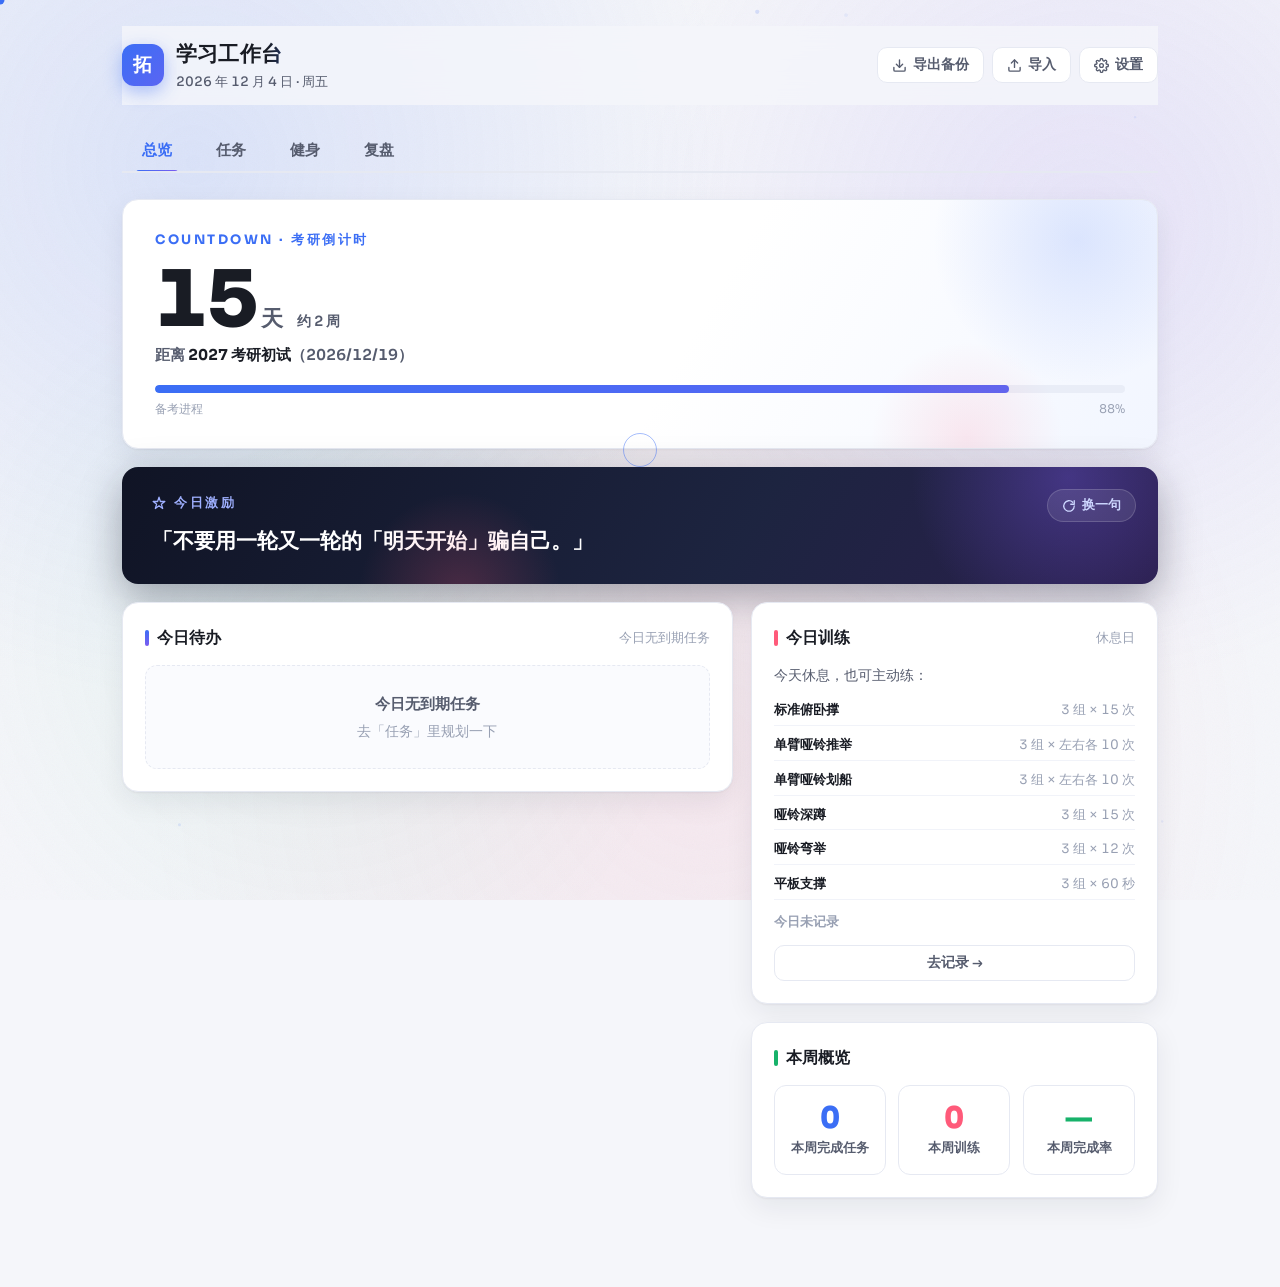
<file: legacy-v1-study_workbench.html>
<!DOCTYPE html>
<html lang="zh-CN">
<head>
<meta charset="UTF-8">
<meta name="viewport" content="width=device-width, initial-scale=1.0">
<title>学习工作台</title>
<link rel="preconnect" href="https://fonts.googleapis.com">
<link rel="preconnect" href="https://fonts.gstatic.com" crossorigin>
<link href="https://fonts.googleapis.com/css2?family=Sora:wght@400;600;700;800&family=Space+Grotesk:wght@400;500;700&display=swap" rel="stylesheet">
<style>
:root{
  --bg:#f5f6fa;
  --surface:#ffffff;
  --ink:#191c24;
  --ink-2:#565c6e;
  --ink-3:#98a0b3;
  --line:#e6e9f2;
  --blue:#3b6ef5;
  --blue-deep:#2f59d0;
  --blue-soft:#edf2fe;
  --coral:#ff5a7a;
  --coral-deep:#e23e60;
  --coral-soft:#ffedf1;
  --green:#17b26a;
  --green-soft:#e7f7ef;
  --amber:#e8a020;
  --amber-soft:#fdf3e0;
  --violet:#7b5cf0;
  --r-lg:16px;
  --r-md:12px;
  --r-sm:8px;
  --shadow:0 1px 2px rgba(20,24,40,.05),0 10px 28px rgba(20,24,40,.07);
  --shadow-hover:0 2px 5px rgba(20,24,40,.07),0 16px 40px rgba(20,24,40,.13);
  --font:"Sora","Space Grotesk","PingFang SC","HarmonyOS Sans SC","Microsoft YaHei",-apple-system,"Segoe UI",sans-serif;
  --ease:cubic-bezier(.22,.9,.32,1);
}
*{margin:0;padding:0;box-sizing:border-box}
html{-webkit-text-size-adjust:100%;scroll-behavior:smooth}
body{
  font-family:var(--font);
  background:var(--bg);
  color:var(--ink);
  line-height:1.6;
  min-height:100vh;
  font-variant-numeric:tabular-nums;
  overflow-x:hidden;
}
button{font-family:var(--font);cursor:pointer;border:none;background:none;color:inherit}
input,select,textarea{font-family:var(--font);font-size:14px;color:var(--ink)}
::selection{background:rgba(59,110,245,.2)}
::-webkit-scrollbar{width:10px;height:10px}
::-webkit-scrollbar-track{background:transparent}
::-webkit-scrollbar-thumb{background:#cdd4e6;border-radius:99px;border:2.5px solid var(--bg)}
::-webkit-scrollbar-thumb:hover{background:#aeb9d4}

/* ---------- 动态背景 ---------- */
#bgCanvas{position:fixed;inset:0;z-index:0;pointer-events:none}
.noise{
  position:fixed;inset:0;z-index:0;pointer-events:none;opacity:.035;
  background-image:url("data:image/svg+xml,%3Csvg xmlns='http://www.w3.org/2000/svg' width='160' height='160'%3E%3Cfilter id='n'%3E%3CfeTurbulence type='fractalNoise' baseFrequency='0.9' numOctaves='2'/%3E%3C/filter%3E%3Crect width='160' height='160' filter='url(%23n)'/%3E%3C/svg%3E");
}

/* ---------- 自定义光标 ---------- */
.cursor-dot,.cursor-ring{position:fixed;left:0;top:0;pointer-events:none;border-radius:50%;display:none;z-index:400}
@media (pointer:fine){
  .cursor-dot{display:block;width:9px;height:9px;background:var(--blue);transform:translate(-50%,-50%);transition:opacity .2s}
  .cursor-ring{display:block;width:34px;height:34px;border:1.5px solid rgba(59,110,245,.45);transform:translate(-50%,-50%);transition:width .28s var(--ease),height .28s var(--ease),border-color .28s,opacity .2s}
  body.cur-hover .cursor-ring{width:54px;height:54px;border-color:rgba(255,90,122,.55)}
  body.cur-text .cursor-dot{opacity:0}
}

/* ---------- 滚动进度条 ---------- */
.scroll-progress{position:fixed;top:0;left:0;height:3px;width:0;z-index:350;background:linear-gradient(90deg,var(--blue),var(--violet),var(--coral));border-radius:0 2px 2px 0;transition:width .1s linear}

.wrap{position:relative;z-index:1;max-width:1080px;margin:0 auto;padding:26px 22px 90px}

/* ---------- 顶栏 ---------- */
.topbar{
  display:flex;align-items:center;justify-content:space-between;gap:14px;flex-wrap:wrap;margin-bottom:24px;
  position:sticky;top:0;z-index:100;padding:12px 0;
  background:rgba(245,246,250,.82);backdrop-filter:blur(14px);-webkit-backdrop-filter:blur(14px);
  border-bottom:1px solid transparent;transition:border-color .3s,box-shadow .3s;
}
.topbar.stuck{border-bottom-color:var(--line);box-shadow:0 8px 24px rgba(20,24,40,.05)}
.brand{display:flex;align-items:center;gap:12px}
.brand-mark{
  width:42px;height:42px;border-radius:12px;flex:none;
  background:linear-gradient(135deg,var(--blue),var(--violet));
  background-size:200% 200%;
  display:flex;align-items:center;justify-content:center;
  color:#fff;font-weight:700;font-size:19px;letter-spacing:.5px;
  box-shadow:0 6px 18px rgba(59,110,245,.4);
  animation:markFlow 7s ease infinite;
  transition:transform .3s var(--ease);
}
.brand-mark:hover{transform:rotate(-8deg) scale(1.08)}
@keyframes markFlow{0%,100%{background-position:0% 50%}50%{background-position:100% 50%}}
.brand h1{font-size:21px;font-weight:800;letter-spacing:.2px;background:linear-gradient(90deg,var(--ink) 30%,var(--blue) 50%,var(--ink) 70%);background-size:200% 100%;-webkit-background-clip:text;background-clip:text;-webkit-text-fill-color:transparent;animation:textFlow 6s linear infinite}
@keyframes textFlow{to{background-position:-200% 0}}
.brand .date{font-size:13px;color:var(--ink-2);font-weight:500}
.topbar-actions{display:flex;gap:8px;flex-wrap:wrap}
.btn{
  display:inline-flex;align-items:center;gap:6px;
  padding:8px 14px;border-radius:10px;font-size:13.5px;font-weight:600;
  background:var(--surface);border:1px solid var(--line);color:var(--ink-2);
  transition:all .18s var(--ease);
}
.btn:hover{border-color:#c9d2ea;color:var(--ink);box-shadow:var(--shadow);transform:translateY(-1px)}
.btn:active{transform:translateY(0) scale(.97)}
.btn.primary{background:var(--blue);border-color:var(--blue);color:#fff}
.btn.primary:hover{background:var(--blue-deep);box-shadow:0 8px 20px rgba(59,110,245,.35)}
.btn.danger{color:var(--coral-deep)}
.btn.danger:hover{border-color:var(--coral);background:var(--coral-soft)}
.btn svg{width:15px;height:15px;flex:none}

/* ---------- Tabs ---------- */
.tabs{
  display:flex;gap:4px;border-bottom:2px solid var(--line);
  margin-bottom:26px;overflow-x:auto;scrollbar-width:none;position:relative;
}
.tabs::-webkit-scrollbar{display:none}
.tab{
  position:relative;padding:11px 20px;font-size:15px;font-weight:600;color:var(--ink-2);
  white-space:nowrap;transition:color .18s ease;border-radius:8px 8px 0 0;
}
.tab:hover{color:var(--ink)}
.tab.active{color:var(--blue)}
.tab.active::after{
  content:"";position:absolute;left:14px;right:14px;bottom:-2px;height:3px;
  background:linear-gradient(90deg,var(--blue),var(--violet));border-radius:3px 3px 0 0;
  animation:tabIn .3s var(--ease);
}
@keyframes tabIn{from{transform:scaleX(.3);opacity:0}to{transform:scaleX(1);opacity:1}}
.tab .dot{
  display:inline-block;width:7px;height:7px;border-radius:50%;background:var(--coral);
  margin-left:6px;vertical-align:2px;animation:pulse 2s infinite;
}
@keyframes pulse{0%,100%{opacity:1;transform:scale(1)}50%{opacity:.4;transform:scale(.8)}}

/* ---------- 视图切换 ---------- */
.view{display:none}
.view.show{display:block}
.view.show>*{animation:viewIn .4s var(--ease) both}
.view.show>*:nth-child(2){animation-delay:.06s}
.view.show>*:nth-child(3){animation-delay:.12s}
.view.show>*:nth-child(4){animation-delay:.18s}
@keyframes viewIn{from{opacity:0;transform:translateY(22px)}to{opacity:1;transform:none}}

/* ---------- 滚动渐入 ---------- */
.reveal{opacity:0;transform:translateY(20px)}
.reveal.revealed{opacity:1;transform:none;transition:opacity .65s var(--ease),transform .65s var(--ease)}

/* ---------- 卡片 ---------- */
.card{
  background:var(--surface);border:1px solid var(--line);border-radius:var(--r-lg);
  box-shadow:var(--shadow);padding:22px;
  transition:box-shadow .25s ease,transform .25s var(--ease),border-color .25s ease;
  will-change:transform;
}
.card:hover{box-shadow:var(--shadow-hover);border-color:#d5ddf1}
.card-title{font-size:16px;font-weight:700;display:flex;align-items:center;gap:8px;margin-bottom:14px}
.card-title .bar{width:4px;height:16px;border-radius:2px;background:linear-gradient(180deg,var(--blue),var(--violet));flex:none}
.card-title .extra{margin-left:auto;font-size:12.5px;font-weight:500;color:var(--ink-3)}

.grid{display:grid;gap:18px}
.grid-overview{grid-template-columns:1.5fr 1fr;align-items:start}
.grid-review{grid-template-columns:1fr 1fr;align-items:start}
.stack{display:flex;flex-direction:column;gap:18px}

/* ---------- 倒计时 Hero ---------- */
.hero{
  position:relative;overflow:hidden;
  background:linear-gradient(120deg,#ffffff 55%,#f2f6ff 100%);
  border:1px solid var(--line);border-radius:var(--r-lg);
  box-shadow:var(--shadow);padding:30px 32px;
  transform-style:preserve-3d;
}
.hero::before{
  content:"";position:absolute;width:300px;height:300px;border-radius:50%;
  background:radial-gradient(circle,rgba(59,110,245,.15),transparent 68%);
  top:-110px;right:-70px;animation:orbFloat 9s ease-in-out infinite;
}
.hero::after{
  content:"";position:absolute;width:200px;height:200px;border-radius:50%;
  background:radial-gradient(circle,rgba(255,90,122,.12),transparent 68%);
  bottom:-90px;right:90px;animation:orbFloat 11s ease-in-out infinite reverse;
}
@keyframes orbFloat{0%,100%{transform:translate(0,0)}50%{transform:translate(-24px,18px)}}
.hero-label{font-size:13px;font-weight:700;letter-spacing:2.5px;color:var(--blue);text-transform:uppercase}
.hero-nums{display:flex;align-items:baseline;gap:14px;margin:10px 0 4px;position:relative}
.hero-days{font-size:78px;font-weight:800;line-height:1;letter-spacing:-2px;color:var(--ink)}
.hero-days.pop{animation:pop .6s cubic-bezier(.2,1.5,.4,1)}
@keyframes pop{0%{transform:scale(1)}40%{transform:scale(1.1)}100%{transform:scale(1)}}
.hero-days small{font-size:22px;font-weight:700;color:var(--ink-2);margin-left:4px;letter-spacing:0}
.hero-weeks{font-size:14px;color:var(--ink-2);font-weight:600}
.hero-name{font-size:15px;color:var(--ink-2);font-weight:600;position:relative}
.hero-name b{color:var(--ink)}
.hero-progress{margin-top:18px;position:relative}
.hero-progress .track{height:8px;border-radius:4px;background:#e9edf7;overflow:hidden}
.hero-progress .fill{
  height:100%;border-radius:4px;width:0;
  background:linear-gradient(90deg,var(--blue),var(--violet));
  background-size:200% 100%;
  transition:width 1.1s var(--ease);
  animation:barFlow 4s linear infinite;
}
@keyframes barFlow{to{background-position:-200% 0}}
.hero-progress .cap{display:flex;justify-content:space-between;font-size:12px;color:var(--ink-3);margin-top:6px}

/* ---------- 今日激励 ---------- */
.quote{
  position:relative;overflow:hidden;
  background:linear-gradient(120deg,#101425,#1d2440 60%,#2a1f4d);
  border-radius:var(--r-lg);padding:26px 30px;color:#fff;
  box-shadow:0 14px 40px rgba(16,20,37,.35);
  transform-style:preserve-3d;
}
.quote::before{
  content:"";position:absolute;width:340px;height:340px;border-radius:50%;
  background:radial-gradient(circle,rgba(123,92,240,.35),transparent 65%);
  top:-160px;right:-80px;animation:orbFloat 10s ease-in-out infinite;
}
.quote::after{
  content:"";position:absolute;width:220px;height:220px;border-radius:50%;
  background:radial-gradient(circle,rgba(255,90,122,.22),transparent 65%);
  bottom:-120px;left:22%;animation:orbFloat 13s ease-in-out infinite reverse;
}
.quote-head{display:flex;align-items:center;gap:8px;font-size:12.5px;font-weight:700;letter-spacing:2.5px;color:#9fb0ff;text-transform:uppercase;position:relative}
.quote-text{
  font-size:21px;font-weight:700;line-height:1.55;margin:12px 44px 0 0;position:relative;
  transition:opacity .35s ease,transform .35s var(--ease);
}
.quote-text.swap{opacity:0;transform:translateY(10px)}
.quote-btn{
  position:absolute;top:22px;right:22px;display:inline-flex;align-items:center;gap:6px;
  padding:7px 14px;border-radius:99px;font-size:12.5px;font-weight:700;color:#cdd7ff;
  background:rgba(255,255,255,.09);border:1px solid rgba(255,255,255,.16);
  transition:all .2s var(--ease);
}
.quote-btn:hover{background:rgba(255,255,255,.18);color:#fff;transform:translateY(-1px)}
.quote-btn svg{width:14px;height:14px;transition:transform .5s var(--ease)}
.quote-btn:hover svg{transform:rotate(180deg)}

/* ---------- 任务 ---------- */
.add-row{display:flex;gap:8px;flex-wrap:wrap;margin-bottom:16px}
.add-row input[type=text]{
  flex:1;min-width:200px;padding:11px 14px;border:1.5px solid var(--line);border-radius:10px;
  background:#fafbfe;transition:border-color .15s ease,background .15s ease,box-shadow .15s ease;
}
.add-row input[type=text]:focus{outline:none;border-color:var(--blue);background:#fff;box-shadow:0 0 0 4px rgba(59,110,245,.12)}
.add-row select,.add-row input[type=date]{
  padding:11px 10px;border:1.5px solid var(--line);border-radius:10px;background:#fafbfe;
  transition:border-color .15s ease,box-shadow .15s ease;
}
.add-row select:focus,.add-row input[type=date]:focus{outline:none;border-color:var(--blue);box-shadow:0 0 0 4px rgba(59,110,245,.12)}
.btn-add{padding:11px 20px;background:linear-gradient(135deg,var(--blue),var(--violet));color:#fff;border-radius:10px;font-weight:700;font-size:14px;transition:all .18s var(--ease)}
.btn-add:hover{transform:translateY(-1px);box-shadow:0 10px 22px rgba(59,110,245,.4)}
.btn-add:active{transform:scale(.96)}

.filters{display:flex;gap:8px;flex-wrap:wrap;align-items:center;margin-bottom:14px}
.chip{
  padding:6px 14px;border-radius:99px;font-size:13px;font-weight:600;
  background:#f0f2f9;color:var(--ink-2);border:1.5px solid transparent;transition:all .15s var(--ease);
}
.chip:hover{background:#e6eaf6;transform:translateY(-1px)}
.chip.active{background:var(--blue-soft);color:var(--blue);border-color:#c8d7fb}
.chip .n{opacity:.65;font-size:12px;margin-left:2px}
.filters select{margin-left:auto;padding:7px 10px;border:1.5px solid var(--line);border-radius:8px;background:#fafbfe}
.filters select:focus{outline:none;border-color:var(--blue)}

.task-list{display:flex;flex-direction:column;gap:8px}
.task{
  display:flex;align-items:center;gap:12px;padding:13px 15px;
  background:var(--surface);border:1px solid var(--line);border-radius:var(--r-md);
  transition:border-color .2s ease,box-shadow .2s ease,opacity .3s ease;
  animation:taskIn .3s var(--ease);
}
@keyframes taskIn{from{opacity:0;transform:translateY(-8px)}to{opacity:1;transform:none}}
.task:hover{border-color:#ccd6ee;box-shadow:var(--shadow)}
.task.done{opacity:.55}
.task.done .t-title{text-decoration:line-through;text-decoration-color:var(--coral);text-decoration-thickness:2px}
.t-check{
  width:22px;height:22px;flex:none;border-radius:7px;border:2px solid #c6cede;
  display:flex;align-items:center;justify-content:center;transition:all .18s var(--ease);background:#fff;
}
.t-check:hover{border-color:var(--blue);transform:scale(1.1)}
.task.done .t-check{background:var(--green);border-color:var(--green)}
.t-check svg{width:13px;height:13px;stroke:#fff;stroke-width:3;fill:none;opacity:0;transform:scale(.4) rotate(-30deg);transition:all .25s var(--ease)}
.task.done .t-check svg{opacity:1;transform:scale(1) rotate(0)}
.t-body{flex:1;min-width:0}
.t-title{font-size:14.5px;font-weight:600;word-break:break-all}
.t-meta{display:flex;gap:6px;flex-wrap:wrap;margin-top:4px;align-items:center}
.tag{font-size:11.5px;font-weight:600;padding:2.5px 9px;border-radius:99px;white-space:nowrap}
.tag-subject{background:var(--blue-soft);color:var(--blue-deep)}
.tag-due{background:#f0f2f9;color:var(--ink-2)}
.tag-due.today{background:var(--amber-soft);color:#b9790a}
.tag-due.over{background:var(--coral-soft);color:var(--coral-deep)}
.tag-done{background:var(--green-soft);color:var(--green)}
.tag-pri{display:inline-flex;align-items:center;gap:4px;background:transparent;padding-left:2px;color:var(--ink-2)}
.pri-dot{width:7px;height:7px;border-radius:50%;flex:none}
.pri-high{background:var(--coral)}.pri-normal{background:var(--blue)}.pri-low{background:#b7bfd4}
.t-del{opacity:0;color:var(--ink-3);padding:5px;border-radius:7px;transition:all .15s ease;flex:none}
.task:hover .t-del{opacity:1}
.t-del:hover{color:var(--coral-deep);background:var(--coral-soft);transform:scale(1.15)}
.t-del svg{width:15px;height:15px}
.empty{
  text-align:center;padding:44px 20px;color:var(--ink-3);font-size:14px;
  border:1.5px dashed var(--line);border-radius:var(--r-md);background:#fafbfe;
}
.empty b{display:block;font-size:15px;color:var(--ink-2);margin-bottom:4px}

/* ---------- 今日任务（总览） ---------- */
.mini-task{display:flex;align-items:center;gap:10px;padding:9px 0;border-bottom:1px solid #f1f3f9;font-size:14px}
.mini-task:last-child{border-bottom:none}
.mini-task.done{opacity:.5}
.mini-task.done .mt-title{text-decoration:line-through}
.mt-title{flex:1;min-width:0;overflow:hidden;text-overflow:ellipsis;white-space:nowrap;font-weight:500}
.mt-sub{font-size:11.5px;color:var(--blue-deep);background:var(--blue-soft);padding:1.5px 8px;border-radius:99px;font-weight:600;flex:none}

/* ---------- 健身 ---------- */
.fit-banner{
  display:flex;align-items:center;gap:14px;padding:16px 20px;border-radius:var(--r-md);
  border:1.5px solid transparent;transition:transform .25s var(--ease);
}
.fit-banner.on{background:var(--blue-soft);border-color:#c8d7fb}
.fit-banner.off{background:#f6f7fb;border-color:var(--line)}
.fit-banner .icon{
  width:44px;height:44px;border-radius:12px;flex:none;display:flex;align-items:center;justify-content:center;
  transition:transform .3s var(--ease);
}
.fit-banner:hover .icon{transform:scale(1.1) rotate(-6deg)}
.fit-banner.on .icon{background:linear-gradient(135deg,var(--blue),var(--violet));color:#fff;box-shadow:0 6px 16px rgba(59,110,245,.35)}
.fit-banner.off .icon{background:#e4e8f4;color:var(--ink-2)}
.fit-banner .icon svg{width:22px;height:22px}
.fit-banner h3{font-size:15.5px;font-weight:700}
.fit-banner p{font-size:13px;color:var(--ink-2)}
.fit-banner .rule{margin-left:auto;font-size:12.5px;font-weight:600;color:var(--ink-2);text-align:right;flex:none}

.ex-grid{display:grid;grid-template-columns:1fr 1fr;gap:12px}
.ex{
  background:var(--surface);border:1px solid var(--line);border-radius:var(--r-md);
  padding:16px;transition:box-shadow .25s ease,transform .25s var(--ease),border-color .25s ease;
  position:relative;overflow:hidden;will-change:transform;
}
.ex:hover{box-shadow:var(--shadow-hover);transform:translateY(-3px)}
.ex.all-done{border-color:#bfe6d1;background:linear-gradient(180deg,#f6fdf9,#fff)}
.ex-head{display:flex;align-items:center;gap:9px;margin-bottom:3px}
.ex-num{
  width:24px;height:24px;border-radius:8px;background:var(--blue-soft);color:var(--blue-deep);
  font-size:12.5px;font-weight:800;display:flex;align-items:center;justify-content:center;flex:none;
}
.ex-name{font-size:14.5px;font-weight:700}
.ex-part{font-size:11px;font-weight:700;color:var(--coral-deep);background:var(--coral-soft);padding:2px 8px;border-radius:99px;margin-left:auto;flex:none}
.ex-target{font-size:13px;color:var(--ink-2);font-weight:600;margin-bottom:2px}
.ex-tip{font-size:12px;color:var(--ink-3);margin-bottom:12px;line-height:1.5}
.sets{display:flex;gap:8px;align-items:center}
.set-btn{
  width:34px;height:34px;border-radius:10px;border:2px solid #dbe1ee;background:#fff;
  font-size:12.5px;font-weight:800;color:var(--ink-3);
  display:flex;align-items:center;justify-content:center;transition:all .16s var(--ease);
}
.set-btn:hover{border-color:var(--blue);color:var(--blue);transform:scale(1.08)}
.set-btn:active{transform:scale(.92)}
.set-btn.on{background:linear-gradient(135deg,var(--green),#0e9d5c);border-color:transparent;color:#fff;transform:scale(1.1);box-shadow:0 4px 12px rgba(23,178,106,.4);animation:setPop .35s var(--ease)}
.set-btn.on::after{content:"✓";font-size:15px}
@keyframes setPop{0%{transform:scale(.7)}60%{transform:scale(1.22)}100%{transform:scale(1.1)}}
.sets .lbl{font-size:12px;color:var(--ink-3);margin-left:2px}
.ex-badge{
  position:absolute;top:0;right:0;background:linear-gradient(135deg,var(--green),#0e9d5c);color:#fff;font-size:11px;font-weight:700;
  padding:3px 12px;border-radius:0 0 0 10px;opacity:0;transform:translateY(-8px);transition:all .3s var(--ease);
}
.ex.all-done .ex-badge{opacity:1;transform:none}
.fit-note{width:100%;margin-top:14px;padding:12px 14px;border:1.5px solid var(--line);border-radius:10px;background:#fafbfe;resize:vertical;min-height:64px;line-height:1.6;transition:border-color .15s,box-shadow .15s}
.fit-note:focus{outline:none;border-color:var(--blue);background:#fff;box-shadow:0 0 0 4px rgba(59,110,245,.12)}
.rest-tip{
  display:flex;align-items:center;gap:8px;margin-top:14px;padding:11px 15px;border-radius:10px;
  background:var(--amber-soft);color:#9a6708;font-size:13px;font-weight:600;
}
.rest-tip svg{width:16px;height:16px;flex:none}
.fit-saved{font-size:12.5px;color:var(--green);font-weight:700;margin-top:10px;opacity:0;transition:opacity .3s ease}
.fit-saved.show{opacity:1}

/* ---------- 体重 ---------- */
.w-input-row{display:flex;gap:8px;flex-wrap:wrap;align-items:center;margin-bottom:6px}
.w-input{
  width:120px;padding:11px 14px;border:1.5px solid var(--line);border-radius:10px;background:#fafbfe;
  font-size:16px;font-weight:700;transition:border-color .15s,box-shadow .15s;
}
.w-input:focus{outline:none;border-color:var(--blue);background:#fff;box-shadow:0 0 0 4px rgba(59,110,245,.12)}
.w-unit{font-size:13.5px;color:var(--ink-2);font-weight:700}
.w-delta{font-size:13px;font-weight:700;margin-left:auto}
.w-delta.up{color:var(--coral-deep)}
.w-delta.down{color:var(--green)}
.w-delta.flat{color:var(--ink-3)}
.w-chart{margin:14px -6px 4px;position:relative}
.w-chart svg{width:100%;height:auto;display:block}
.w-line{stroke:url(#wGrad);stroke-width:2.5;fill:none;stroke-linecap:round;stroke-linejoin:round;stroke-dasharray:2000;stroke-dashoffset:2000;animation:drawLine 1.4s var(--ease) forwards}
@keyframes drawLine{to{stroke-dashoffset:0}}
.w-area{fill:url(#wAreaGrad);opacity:0;animation:fadeIn .9s .5s ease forwards}
@keyframes fadeIn{to{opacity:1}}
.w-dot{fill:#fff;stroke:var(--blue);stroke-width:2.5;transition:r .2s}
.w-dot:hover{r:6}
.w-dot.last{fill:var(--blue);stroke:#fff;stroke-width:2.5}
.w-dot.last-pulse{animation:dotPulse 2s infinite}
@keyframes dotPulse{0%{stroke-width:2.5;opacity:1}50%{stroke-width:8;opacity:.35}100%{stroke-width:2.5;opacity:1}}
.w-axis{font-size:10px;fill:var(--ink-3);font-weight:600}
.w-list{display:flex;flex-direction:column;gap:6px;margin-top:12px}
.w-item{display:flex;align-items:center;gap:10px;padding:8px 12px;border:1px solid var(--line);border-radius:9px;background:#fafbfe;font-size:13px;animation:taskIn .3s var(--ease)}
.w-item .d{font-weight:700;width:86px;flex:none}
.w-item .v{font-weight:800;width:64px;flex:none}
.w-item .delta{font-size:12px;font-weight:700;flex:1}
.w-item .del{opacity:0;color:var(--ink-3);padding:3px;border-radius:6px;transition:all .15s;flex:none}
.w-item:hover .del{opacity:1}
.w-item .del:hover{color:var(--coral-deep);background:var(--coral-soft)}
.w-item .del svg{width:13px;height:13px;display:block}

.hist{display:flex;flex-direction:column;gap:8px;margin-top:6px}
.hist-item{
  display:flex;align-items:center;gap:12px;padding:11px 14px;border:1px solid var(--line);
  border-radius:var(--r-md);background:#fafbfe;font-size:13.5px;transition:all .15s var(--ease);
}
.hist-item:hover{border-color:#ccd6ee;background:#fff;transform:translateX(3px)}
.hist-date{font-weight:700;width:86px;flex:none}
.hist-bar{flex:1;height:7px;border-radius:4px;background:#e9edf7;overflow:hidden}
.hist-bar i{display:block;height:100%;border-radius:4px;background:linear-gradient(90deg,var(--blue),var(--violet));transition:width .8s var(--ease)}
.hist-n{font-size:12.5px;color:var(--ink-2);font-weight:700;width:44px;text-align:right;flex:none}
.hist-note{font-size:12.5px;color:var(--ink-3);max-width:220px;overflow:hidden;text-overflow:ellipsis;white-space:nowrap;flex:none}

.stat-row{display:grid;grid-template-columns:repeat(3,1fr);gap:12px;margin-bottom:18px}
.stat{
  background:var(--surface);border:1px solid var(--line);border-radius:var(--r-md);
  padding:16px;text-align:center;transition:transform .25s var(--ease),box-shadow .25s ease;will-change:transform;
}
.stat:hover{transform:translateY(-3px);box-shadow:var(--shadow-hover)}
.stat .v{font-size:30px;font-weight:800;line-height:1.1;color:var(--blue)}
.stat .v.coral{color:var(--coral)}
.stat .v.green{color:var(--green)}
.stat .k{font-size:12.5px;color:var(--ink-2);font-weight:600;margin-top:3px}

/* ---------- 复盘 ---------- */
.bars{display:flex;align-items:flex-end;gap:10px;height:170px;padding:10px 4px 0;border-bottom:2px solid var(--line);margin-bottom:8px}
.bar-col{flex:1;display:flex;flex-direction:column;align-items:center;gap:7px;height:100%;justify-content:flex-end}
.bar{
  width:100%;max-width:44px;border-radius:7px 7px 0 0;background:linear-gradient(180deg,#b9ccfb,#8fabf8);
  min-height:3px;transition:height .8s var(--ease),filter .2s;position:relative;cursor:default;
}
.bar.today{background:linear-gradient(180deg,var(--blue),var(--blue-deep));box-shadow:0 4px 14px rgba(59,110,245,.35)}
.bar.zero{background:#edf0f8}
.bar:hover{filter:brightness(1.1) saturate(1.3)}
.bar:hover::after{
  content:attr(data-tip);position:absolute;bottom:calc(100% + 7px);left:50%;transform:translateX(-50%);
  background:var(--ink);color:#fff;font-size:11.5px;font-weight:600;padding:4px 9px;border-radius:7px;
  white-space:nowrap;z-index:5;pointer-events:none;animation:tipIn .2s var(--ease);
}
@keyframes tipIn{from{opacity:0;transform:translate(-50%,4px)}to{opacity:1;transform:translate(-50%,0)}}
.bar-lbl{font-size:12px;color:var(--ink-2);font-weight:600}
.bar-lbl.today{color:var(--blue);font-weight:800}

.subj-row{display:flex;align-items:center;gap:12px;padding:9px 0;border-bottom:1px solid #f1f3f9}
.subj-row:last-child{border-bottom:none}
.subj-name{width:112px;font-size:13.5px;font-weight:600;flex:none;overflow:hidden;text-overflow:ellipsis;white-space:nowrap}
.subj-track{flex:1;height:9px;border-radius:5px;background:#eef1f8;overflow:hidden}
.subj-fill{height:100%;border-radius:5px;background:linear-gradient(90deg,var(--blue),var(--violet));width:0;transition:width .9s var(--ease)}
.subj-n{font-size:12.5px;color:var(--ink-2);font-weight:700;width:52px;text-align:right;flex:none}

.heat{display:grid;grid-template-columns:repeat(8,1fr);gap:5px;margin-top:4px}
.heat-cell{aspect-ratio:1;border-radius:6px;background:#eef1f8;position:relative;transition:transform .15s var(--ease)}
.heat-cell:hover{transform:scale(1.15);z-index:2}
.heat-cell.plan{border:1.5px solid #c3cde6}
.heat-cell.full{background:linear-gradient(135deg,var(--green),#0e9d5c);border-color:transparent}
.heat-cell.part{background:#a8dcc3;border-color:#a8dcc3}
.heat-cell.now{outline:2px solid var(--blue);outline-offset:1.5px}
.heat-legend{display:flex;gap:14px;flex-wrap:wrap;margin-top:14px;font-size:12px;color:var(--ink-2)}
.heat-legend i{display:inline-block;width:11px;height:11px;border-radius:3.5px;margin-right:5px;vertical-align:-1px}

/* ---------- 设置弹窗 ---------- */
dialog{
  border:none;border-radius:var(--r-lg);box-shadow:0 24px 70px rgba(15,20,40,.3);
  padding:26px;width:min(460px,92vw);background:var(--surface);
}
dialog::backdrop{background:rgba(20,24,40,.45);backdrop-filter:blur(4px)}
dialog[open]{animation:dlgIn .3s var(--ease)}
@keyframes dlgIn{from{opacity:0;transform:translateY(20px) scale(.96)}to{opacity:1;transform:none}}
.dlg-title{font-size:17px;font-weight:800;margin-bottom:18px}
.field{margin-bottom:16px}
.field label{display:block;font-size:13px;font-weight:700;color:var(--ink-2);margin-bottom:6px}
.field input,.field select{width:100%;padding:10px 12px;border:1.5px solid var(--line);border-radius:9px;background:#fafbfe}
.field input:focus,.field select:focus{outline:none;border-color:var(--blue)}
.subj-edit{display:flex;flex-wrap:wrap;gap:6px;margin-bottom:8px}
.subj-pill{
  display:inline-flex;align-items:center;gap:5px;background:var(--blue-soft);color:var(--blue-deep);
  font-size:12.5px;font-weight:600;padding:4px 6px 4px 11px;border-radius:99px;
  animation:taskIn .25s var(--ease);
}
.subj-pill button{color:var(--blue-deep);opacity:.55;font-size:14px;line-height:1;padding:0 3px;border-radius:50%;transition:all .15s}
.subj-pill button:hover{opacity:1;color:var(--coral-deep);transform:rotate(90deg)}
.subj-add{display:flex;gap:8px}
.subj-add input{flex:1}
.dlg-actions{display:flex;gap:8px;justify-content:flex-end;margin-top:22px;flex-wrap:wrap}
.dlg-sep{height:1px;background:var(--line);margin:20px -26px}
.dlg-hint{font-size:12px;color:var(--ink-3);margin-top:8px;line-height:1.6}

/* ---------- Toast ---------- */
.toast{
  position:fixed;left:50%;bottom:34px;transform:translate(-50%,18px);
  background:var(--ink);color:#fff;font-size:13.5px;font-weight:600;
  padding:11px 22px;border-radius:99px;box-shadow:0 12px 34px rgba(15,20,40,.4);
  opacity:0;pointer-events:none;transition:all .3s var(--ease);z-index:500;
}
.toast.show{opacity:1;transform:translate(-50%,0)}

/* ---------- 彩纸粒子 ---------- */
.particle{position:fixed;pointer-events:none;z-index:450;border-radius:2px}

/* ---------- 响应式 ---------- */
@media (max-width:860px){
  .grid-overview{grid-template-columns:1fr}
  .grid-review{grid-template-columns:1fr}
}
@media (max-width:640px){
  .wrap{padding:16px 14px 80px}
  .hero{padding:24px 22px}
  .hero-days{font-size:60px}
  .quote{padding:22px}
  .quote-text{font-size:17.5px;margin-right:0}
  .quote-btn{position:static;margin-top:14px}
  .ex-grid{grid-template-columns:1fr}
  .stat-row{gap:8px}
  .stat .v{font-size:24px}
  .add-row select,.add-row input[type=date]{flex:1;min-width:calc(50% - 4px)}
  .filters select{margin-left:0;width:100%}
  .tabs{margin-left:-14px;margin-right:-14px;padding:0 14px}
  .brand h1{font-size:18px}
  .hist-note{display:none}
  .w-input{width:96px}
}
@media (prefers-reduced-motion:reduce){
  *,*::before,*::after{animation-duration:.01ms !important;transition-duration:.01ms !important}
}
</style>
</head>
<body>

<canvas id="bgCanvas"></canvas>
<div class="noise"></div>
<div class="scroll-progress" id="scrollProgress"></div>
<div class="cursor-dot" id="cursorDot"></div>
<div class="cursor-ring" id="cursorRing"></div>

<div class="wrap">

  <!-- 顶栏 -->
  <header class="topbar" id="topbar">
    <div class="brand">
      <div class="brand-mark">拓</div>
      <div>
        <h1>学习工作台</h1>
        <div class="date" id="todayLine"></div>
      </div>
    </div>
    <div class="topbar-actions">
      <button class="btn" id="btnExport">
        <svg viewBox="0 0 24 24" fill="none" stroke="currentColor" stroke-width="2.2" stroke-linecap="round" stroke-linejoin="round"><path d="M21 15v4a2 2 0 0 1-2 2H5a2 2 0 0 1-2-2v-4"/><polyline points="7 10 12 15 17 10"/><line x1="12" y1="15" x2="12" y2="3"/></svg>
        导出备份
      </button>
      <button class="btn" id="btnImport">
        <svg viewBox="0 0 24 24" fill="none" stroke="currentColor" stroke-width="2.2" stroke-linecap="round" stroke-linejoin="round"><path d="M21 15v4a2 2 0 0 1-2 2H5a2 2 0 0 1-2-2v-4"/><polyline points="17 8 12 3 7 8"/><line x1="12" y1="3" x2="12" y2="15"/></svg>
        导入
      </button>
      <button class="btn" id="btnSettings">
        <svg viewBox="0 0 24 24" fill="none" stroke="currentColor" stroke-width="2.2" stroke-linecap="round" stroke-linejoin="round"><circle cx="12" cy="12" r="3"/><path d="M19.4 15a1.65 1.65 0 0 0 .33 1.82l.06.06a2 2 0 1 1-2.83 2.83l-.06-.06a1.65 1.65 0 0 0-1.82-.33 1.65 1.65 0 0 0-1 1.51V21a2 2 0 1 1-4 0v-.09a1.65 1.65 0 0 0-1-1.51 1.65 1.65 0 0 0-1.82.33l-.06.06a2 2 0 1 1-2.83-2.83l.06-.06a1.65 1.65 0 0 0 .33-1.82 1.65 1.65 0 0 0-1.51-1H3a2 2 0 1 1 0-4h.09a1.65 1.65 0 0 0 1.51-1 1.65 1.65 0 0 0-.33-1.82l-.06-.06a2 2 0 1 1 2.83-2.83l.06.06a1.65 1.65 0 0 0 1.82.33h.09a1.65 1.65 0 0 0 1-1.51V3a2 2 0 1 1 4 0v.09a1.65 1.65 0 0 0 1 1.51h.09a1.65 1.65 0 0 0 1.82-.33l.06-.06a2 2 0 1 1 2.83 2.83l-.06.06a1.65 1.65 0 0 0-.33 1.82v.09a1.65 1.65 0 0 0 1.51 1H21a2 2 0 1 1 0 4h-.09a1.65 1.65 0 0 0-1.51 1z"/></svg>
        设置
      </button>
    </div>
  </header>

  <!-- Tabs -->
  <nav class="tabs" id="tabs">
    <button class="tab active" data-view="overview">总览</button>
    <button class="tab" data-view="tasks">任务<span class="dot" id="tabTaskDot" style="display:none"></span></button>
    <button class="tab" data-view="fitness">健身<span class="dot" id="tabFitDot" style="display:none"></span></button>
    <button class="tab" data-view="review">复盘</button>
  </nav>

  <!-- ===== 总览 ===== -->
  <section class="view show" id="view-overview">
    <div class="hero">
      <div class="hero-label">Countdown · 考研倒计时</div>
      <div class="hero-nums">
        <div class="hero-days"><span id="heroDaysNum">0</span><small>天</small></div>
        <div class="hero-weeks" id="heroWeeks"></div>
      </div>
      <div class="hero-name">距离 <b id="heroName">2027 考研初试</b>（<span id="heroDate">--</span>）</div>
      <div class="hero-progress">
        <div class="track"><div class="fill" id="heroFill"></div></div>
        <div class="cap"><span>备考进程</span><span id="heroPct">--</span></div>
      </div>
    </div>

    <div class="quote" style="margin-top:18px">
      <div class="quote-head">
        <svg width="14" height="14" viewBox="0 0 24 24" fill="none" stroke="currentColor" stroke-width="2.2" stroke-linecap="round" stroke-linejoin="round"><path d="M12 2l2.4 7.4H22l-6 4.6 2.3 7.4-6.3-4.6-6.3 4.6L8 14l-6-4.6h7.6z"/></svg>
        今日激励
      </div>
      <div class="quote-text" id="quoteText"></div>
      <button class="quote-btn" id="btnNextQuote">
        <svg viewBox="0 0 24 24" fill="none" stroke="currentColor" stroke-width="2.2" stroke-linecap="round" stroke-linejoin="round"><path d="M21 12a9 9 0 1 1-2.6-6.4"/><polyline points="21 3 21 9 15 9"/></svg>
        换一句
      </button>
    </div>

    <div class="grid grid-overview" style="margin-top:18px">
      <div class="stack">
        <div class="card">
          <div class="card-title"><span class="bar"></span>今日待办<span class="extra" id="ovTaskCount"></span></div>
          <div id="ovTodayTasks"></div>
        </div>
      </div>
      <div class="stack">
        <div class="card">
          <div class="card-title"><span class="bar" style="background:var(--coral)"></span>今日训练<span class="extra" id="ovFitState"></span></div>
          <div id="ovFitBody"></div>
        </div>
        <div class="card">
          <div class="card-title"><span class="bar" style="background:var(--green)"></span>本周概览</div>
          <div class="stat-row" style="margin-bottom:0">
            <div class="stat"><div class="v" id="ovWeekDone">0</div><div class="k">本周完成任务</div></div>
            <div class="stat"><div class="v coral" id="ovWeekFit">0</div><div class="k">本周训练</div></div>
            <div class="stat"><div class="v green" id="ovWeekRate">0%</div><div class="k">本周完成率</div></div>
          </div>
        </div>
      </div>
    </div>
  </section>

  <!-- ===== 任务 ===== -->
  <section class="view" id="view-tasks">
    <div class="card">
      <div class="card-title"><span class="bar"></span>添加任务<span class="extra">回车快速添加</span></div>
      <div class="add-row">
        <input type="text" id="inpTitle" placeholder="任务内容，例如：机械设计第三章作业" maxlength="80">
        <select id="selSubject"></select>
        <input type="date" id="inpDue">
        <select id="selPri">
          <option value="normal">普通</option>
          <option value="high">紧急</option>
          <option value="low">低优</option>
        </select>
        <button class="btn-add" id="btnAdd">添加</button>
      </div>
      <div class="filters" id="filters">
        <button class="chip active" data-f="open">进行中<span class="n" id="nOpen"></span></button>
        <button class="chip" data-f="today">今天<span class="n" id="nToday"></span></button>
        <button class="chip" data-f="week">本周<span class="n" id="nWeek"></span></button>
        <button class="chip" data-f="over">逾期<span class="n" id="nOver"></span></button>
        <button class="chip" data-f="done">已完成<span class="n" id="nDone"></span></button>
        <button class="chip" data-f="all">全部</button>
        <select id="selFilterSubj"></select>
      </div>
      <div class="task-list" id="taskList"></div>
    </div>
  </section>

  <!-- ===== 健身 ===== -->
  <section class="view" id="view-fitness">
    <div class="fit-banner" id="fitBanner">
      <div class="icon">
        <svg viewBox="0 0 24 24" fill="none" stroke="currentColor" stroke-width="2.2" stroke-linecap="round" stroke-linejoin="round"><path d="M6.5 6.5h11v11h-11z"/><path d="M2 9v6M22 9v6M6.5 2v4M17.5 2v4M6.5 18v4M17.5 18v4"/></svg>
      </div>
      <div>
        <h3 id="fitBannerTitle"></h3>
        <p id="fitBannerSub"></p>
      </div>
      <div class="rule">每周二 / 四 / 六<br>6 个动作 · 18 组</div>
    </div>

    <div class="stat-row">
      <div class="stat"><div class="v" id="fitMonth">0</div><div class="k">本月训练天数</div></div>
      <div class="stat"><div class="v coral" id="fitStreak">0</div><div class="k">当前连续训练</div></div>
      <div class="stat"><div class="v green" id="fitBest">0</div><div class="k">最长连续（天）</div></div>
    </div>

    <div class="card">
      <div class="card-title"><span class="bar" style="background:var(--coral)"></span>今日训练记录<span class="extra" id="fitTodayExtra"></span></div>
      <div class="ex-grid" id="exGrid"></div>
      <textarea class="fit-note" id="fitNote" placeholder="训练备注（可选）：今天的状态、重量调整、感受……"></textarea>
      <div class="fit-saved" id="fitSaved">✓ 已自动保存</div>
      <div class="rest-tip">
        <svg viewBox="0 0 24 24" fill="none" stroke="currentColor" stroke-width="2.2" stroke-linecap="round" stroke-linejoin="round"><circle cx="12" cy="12" r="10"/><polyline points="12 6 12 12 16 14"/></svg>
        每组之间休息 60–120 秒；单臂动作左右交替，左右各一次合计为一次
      </div>
    </div>

    <div class="card" style="margin-top:18px">
      <div class="card-title"><span class="bar" style="background:var(--violet)"></span>每日体重<span class="extra" id="wTodayExtra"></span></div>
      <div class="w-input-row">
        <input type="number" class="w-input" id="inpWeight" placeholder="0.0" step="0.1" min="30" max="200">
        <span class="w-unit">kg</span>
        <button class="btn primary" id="btnAddWeight">记录</button>
        <span class="w-delta flat" id="wDelta"></span>
      </div>
      <div class="w-chart" id="wChart"></div>
      <div class="w-list" id="wList"></div>
    </div>

    <div class="card" style="margin-top:18px">
      <div class="card-title"><span class="bar" style="background:var(--green)"></span>训练历史<span class="extra">最近 14 次</span></div>
      <div class="hist" id="histList"></div>
    </div>
  </section>

  <!-- ===== 复盘 ===== -->
  <section class="view" id="view-review">
    <div class="grid grid-review">
      <div class="card">
        <div class="card-title"><span class="bar"></span>本周每日完成<span class="extra">单位：个</span></div>
        <div class="bars" id="weekBars"></div>
      </div>
      <div class="card">
        <div class="card-title"><span class="bar" style="background:var(--violet)"></span>科目完成度<span class="extra">完成 / 总数</span></div>
        <div id="subjStats"></div>
      </div>
    </div>
    <div class="card" style="margin-top:18px">
      <div class="card-title"><span class="bar" style="background:var(--green)"></span>健身打卡热力图<span class="extra">最近 8 周</span></div>
      <div class="heat" id="heatmap"></div>
      <div class="heat-legend">
        <span><i style="background:#eef1f8;border:1.5px solid #c3cde6"></i>计划训练日（未记录）</span>
        <span><i style="background:#a8dcc3"></i>部分完成</span>
        <span><i style="background:var(--green)"></i>全部完成</span>
        <span><i style="outline:2px solid var(--blue);outline-offset:1.5px;background:#fff"></i>今天</span>
      </div>
    </div>
  </section>

</div>

<!-- 设置弹窗 -->
<dialog id="dlgSettings">
  <div class="dlg-title">设置</div>
  <div class="field">
    <label>考试名称</label>
    <input type="text" id="setExamName" maxlength="30">
  </div>
  <div class="field">
    <label>考试日期</label>
    <input type="date" id="setExamDate">
    <div class="dlg-hint">默认 2026-12-19 为预估的初试日期，请以官方公告为准，在此修改。</div>
  </div>
  <div class="dlg-sep"></div>
  <div class="field">
    <label>科目管理</label>
    <div class="subj-edit" id="subjEdit"></div>
    <div class="subj-add">
      <input type="text" id="inpNewSubj" placeholder="新科目名称" maxlength="12">
      <button class="btn" id="btnAddSubj">添加</button>
    </div>
  </div>
  <div class="dlg-sep"></div>
  <div class="field">
    <label>数据</label>
    <div style="display:flex;gap:8px;flex-wrap:wrap">
      <button class="btn" id="btnExport2">导出备份</button>
      <button class="btn danger" id="btnClear">清空所有数据</button>
    </div>
    <div class="dlg-hint">数据保存在本机浏览器 localStorage，建议定期导出备份；换电脑或换浏览器时用「导入」恢复。</div>
  </div>
  <div class="dlg-actions">
    <button class="btn" id="btnCloseSettings">完成</button>
  </div>
</dialog>

<input type="file" id="fileImport" accept=".json,application/json" style="display:none">
<div class="toast" id="toast"></div>

<script>
"use strict";
/* ================= 基础 ================= */
const $=s=>document.querySelector(s);
const KEY="studyWorkbench.v1";
const WEEK_CN=["周日","周一","周二","周三","周四","周五","周六"];
const WORKOUT=[
  {id:"pushup",name:"标准俯卧撑",sets:3,reps:"3 组 × 15 次",part:"胸 · 三头",tip:"核心收紧，身体成一条直线，下放至胸口贴近地面"},
  {id:"press",name:"单臂哑铃推举",sets:3,reps:"3 组 × 左右各 10 次",part:"肩",tip:"左手 10 次后立刻换右手 10 次，合计为一组"},
  {id:"row",name:"单臂哑铃划船",sets:3,reps:"3 组 × 左右各 10 次",part:"背",tip:"腰背平直，哑铃拉向髋部，挤压背部"},
  {id:"squat",name:"哑铃深蹲",sets:3,reps:"3 组 × 15 次",part:"腿 · 臀",tip:"膝盖朝向脚尖方向，蹲至大腿与地面平行"},
  {id:"curl",name:"哑铃弯举",sets:3,reps:"3 组 × 12 次",part:"二头",tip:"大臂贴紧身体，不要借力摆动"},
  {id:"plank",name:"平板支撑",sets:3,reps:"3 组 × 60 秒",part:"核心",tip:"臀部不塌不翘，自然呼吸"}
];
const DEFAULT_SUBJECTS=["机械设计","工程流体力学","机械控制工程","金属工艺学","机械精度设计","计算方法","热工基础","考研英语","考研数学"];
const PLAN_DAYS=[2,4,6];

/* 每日激励语库（原创短句，不署名，跨天不重复消费） */
const QUOTES=[
  "把今天该做的事做好，就是对未来最大的诚意。",
  "量变引起的质变，往往发生在你想放弃的下一秒。",
  "你不需要很厉害才能开始，但要开始才会很厉害。",
  "慢一点，但别停。",
  "每天进步一点点，一年后是三十七倍的复利。",
  "焦虑源于想同时做很多事，踏实来自一次只做一件事。",
  "考研比的不是谁更聪明，而是谁更能坐得住。",
  "把大目标拆成今天能做完的小事，路就出来了。",
  "状态是干出来的，不是等出来的。",
  "背不进的书，逼自己读十遍，第十一遍会感谢前十遍。",
  "错题不是终点，是专门为你标出的得分点。",
  "今天偷的懒，会变成考场上的慌；今天吃的苦，会变成分数。",
  "重复是记忆之母。",
  "别人在刷手机的时候，你在刷未来。",
  "进度慢不可怕，可怕的是原地踏步还安慰自己平凡可贵。",
  "与其羡慕别人的录取通知书，不如先写对眼前的这道题。",
  "累的时候告诉自己：再撑一刻钟，就一刻钟。",
  "学习没有捷径，但每一步都算数。",
  "保持节奏感，比偶尔的鸡血更重要。",
  "把手机放远一点，把目标放近一点。",
  "熬夜换来的时间，会用第二天的效率来还。",
  "真正的高贵，是优于过去的自己。",
  "单词背了会忘，忘了再背，这就是记忆本来的样子。",
  "数学题做到哭的日子，以后会笑着讲出来。",
  "别用战术上的勤奋，掩盖战略上的懒惰。",
  "先完成，再完美；先做完，再做好。",
  "你现在偷的每个懒，都是给未来挖的坑；此刻努的每分力，都是给未来铺的路。",
  "你不是在坚持，你是在一步步成为想成为的人。",
  "专注当下这一小时，未来会回报你一个秋天。",
  "努力的意义：有一天回首，能坦然说我没有辜负自己。",
  "基础不牢，地动山摇；基础打牢，任凭风浪。",
  "书桌上堆的不是书，是你将来的选择权。",
  "考场上没有奇迹，奇迹是平时攒出来的。",
  "与其明天后悔，不如今天开始。",
  "把「想」变成「在做」，你就赢了大多数人。",
  "困难的事应当时常做，做惯了就不难了。",
  "计划表写得再满，不如现在动手写第一行。",
  "每天问自己：今天有没有比昨天多会一点东西？",
  "耐得住寂寞，才配得上繁华。",
  "十年后的你，一定会感谢现在这个没有放弃的自己。",
  "慢慢来，比较快。",
  "不要用一轮又一轮的「明天开始」骗自己。",
  "所有的毫不费力，背后都是拼尽全力。",
  "今天的日积月累，就是明天的临危不乱。",
  "刷题的意义不在数量，在于每一道都真的搞懂。",
  "感觉吃力的时候，你正在走上坡路。",
  "把后悔留给昨天，把行动留给今天，把信心留给明天。",
  "时间对每个人都公平，区别在于你用它换了什么。",
  "早起一小时，赢得的是一整天的心安。",
  "学习是灯，努力是油，要想灯亮，必须加油。",
  "低谷不可怕，可怕的是失去往上爬的念头。",
  "错一次不可怕，同一道题错第三次才要认真反思。",
  "把标准降一点，把行动提一点，日子就顺了。",
  "别人放弃时你还在坚持，这就是差距的来源。",
  "与其临渊羡鱼，不如退而结网。",
  "每弄懂一个知识点，考场上就少一个敌人。",
  "自律的苦轻如鸿毛，后悔的痛重如泰山。",
  "学习是为数不多的、努力就一定有回报的事。",
  "你现在做的题、背的书，都在默默为你铺路。",
  "稳住心神，保持节奏，剩下的交给时间。"
];

function defaultState(){
  return {tasks:[],fitness:{},weight:{},settings:{examName:"2027 考研初试",examDate:"2026-12-19",subjects:[...DEFAULT_SUBJECTS]},quotes:{queue:[],shown:{}}};
}
function load(){
  try{
    const raw=JSON.parse(localStorage.getItem(KEY));
    if(raw&&typeof raw==="object"){
      const d=defaultState();
      return {tasks:Array.isArray(raw.tasks)?raw.tasks:[],
        fitness:raw.fitness&&typeof raw.fitness==="object"?raw.fitness:{},
        weight:raw.weight&&typeof raw.weight==="object"?raw.weight:{},
        settings:{...d.settings,...(raw.settings||{}),subjects:(raw.settings&&Array.isArray(raw.settings.subjects)&&raw.settings.subjects.length)?raw.settings.subjects:d.settings.subjects},
        quotes:{queue:Array.isArray(raw.quotes&&raw.quotes.queue)?raw.quotes.queue:[],shown:(raw.quotes&&typeof raw.quotes.shown==="object")?raw.quotes.shown:{}}};
    }
  }catch(e){}
  return defaultState();
}
let state=load();
const save=()=>localStorage.setItem(KEY,JSON.stringify(state));

const pad=n=>String(n).padStart(2,"0");
const dstr=d=>`${d.getFullYear()}-${pad(d.getMonth()+1)}-${pad(d.getDate())}`;
const today=()=>{const t=new Date();return new Date(t.getFullYear(),t.getMonth(),t.getDate())};
const todayStr=()=>dstr(today());
const parseDate=s=>{const[a,b,c]=s.split("-").map(Number);return new Date(a,b-1,c)};
const dayDiff=(a,b)=>Math.round((parseDate(b)-parseDate(a))/864e5);
const esc=s=>String(s).replace(/[&<>"']/g,m=>({"&":"&amp;","<":"&lt;",">":"&gt;",'"':"&quot;","'":"&#39;"}[m]));
const uid=()=>Date.now().toString(36)+Math.random().toString(36).slice(2,6);
const PRI_NAME={high:"紧急",normal:"普通",low:"低优"};

function toast(msg){
  const t=$("#toast");t.textContent=msg;t.classList.add("show");
  clearTimeout(t._tm);t._tm=setTimeout(()=>t.classList.remove("show"),2000);
}
function fmtDue(s){
  const diff=dayDiff(todayStr(),s);
  if(diff===0)return"今天";
  if(diff===1)return"明天";
  if(diff===-1)return"昨天";
  if(diff<0)return`逾期 ${-diff} 天`;
  if(diff<=7)return`${diff} 天后`;
  const d=parseDate(s);return `${d.getMonth()+1}月${d.getDate()}日`;
}
function dueCls(s,done){
  if(done)return"";
  const diff=dayDiff(todayStr(),s);
  if(diff<0)return"over";
  if(diff===0)return"today";
  return "";
}

/* ================= 粒子彩纸 ================= */
const particles=[];
let partRaf=null;
function confetti(x,y,n=26,spread=1){
  const colors=["#3b6ef5","#7b5cf0","#ff5a7a","#17b26a","#e8a020"];
  for(let i=0;i<n;i++){
    particles.push({
      x,y,vx:(Math.random()-.5)*11*spread,vy:-(5+Math.random()*9)*spread,
      w:4+Math.random()*5,h:6+Math.random()*7,
      c:colors[Math.floor(Math.random()*colors.length)],
      rot:Math.random()*360,vr:(Math.random()-.5)*22,life:0,max:70+Math.random()*30,
      el:null
    });
  }
  if(!partRaf){
    const loop=()=>{
      for(let i=particles.length-1;i>=0;i--){
        const p=particles[i];
        p.life++;p.vy+=.38;p.vx*=.99;p.x+=p.vx;p.y+=p.vy;p.rot+=p.vr;
        if(!p.el){
          p.el=document.createElement("div");
          p.el.className="particle";
          p.el.style.background=p.c;p.el.style.width=p.w+"px";p.el.style.height=p.h+"px";
          document.body.appendChild(p.el);
        }
        p.el.style.transform=`translate(${p.x-p.w/2}px,${p.y-p.h/2}px) rotate(${p.rot}deg)`;
        p.el.style.opacity=String(Math.max(0,1-p.life/p.max));
        if(p.life>p.max||p.y>innerHeight+60){p.el.remove();particles.splice(i,1);}
      }
      partRaf=particles.length?requestAnimationFrame(loop):null;
    };
    partRaf=requestAnimationFrame(loop);
  }
}
function centerOf(el){
  const r=el.getBoundingClientRect();
  return {x:r.left+r.width/2,y:r.top+r.height/2};
}

/* ================= 数字滚动 ================= */
function setNum(el,val,animate=true){
  const v=String(val);
  if(el.dataset.v===v)return;
  const from=parseInt(el.dataset.v||"0",10)||0;
  el.dataset.v=v;
  if(!animate||from===val||window.matchMedia("(prefers-reduced-motion: reduce)").matches){el.textContent=v;return;}
  const t0=performance.now(),dur=750;
  (function tick(t){
    const p=Math.min(1,(t-t0)/dur),e=1-Math.pow(1-p,3);
    el.textContent=String(Math.round(from+(val-from)*e));
    if(p<1)requestAnimationFrame(tick);else el.textContent=v;
  })(t0);
}

/* ================= 视图切换 ================= */
const views=["overview","tasks","fitness","review"];
let curView="overview";
function switchView(v){
  curView=v;
  views.forEach(x=>$("#view-"+x).classList.toggle("show",x===v));
  document.querySelectorAll(".tab").forEach(t=>t.classList.toggle("active",t.dataset.view===v));
  if(v==="review")renderReview();
  if(v==="overview")renderOverview();
  if(v==="fitness")renderFitness();
  refreshReveal(v);
}
$("#tabs").addEventListener("click",e=>{
  const t=e.target.closest(".tab");if(!t)return;switchView(t.dataset.view);
});

/* ================= 任务 ================= */
let filter="open",filterSubj="";
function subjectOptions(){
  const s=state.settings.subjects;
  return '<option value="">未分类</option>'+s.map(x=>`<option>${esc(x)}</option>`).join("");
}
function weekRange(){
  const t=today(),dow=(t.getDay()+6)%7;
  const mon=new Date(t);mon.setDate(t.getDate()-dow);
  const sun=new Date(mon);sun.setDate(mon.getDate()+6);
  return [dstr(mon),dstr(sun)];
}
function getTasks(){
  const now=todayStr();
  let list=state.tasks.slice();
  if(filterSubj){
    list=list.filter(t=>filterSubj==="__none"?!t.subject:t.subject===filterSubj);
  }
  if(filter==="open")list=list.filter(t=>!t.done);
  else if(filter==="today")list=list.filter(t=>!t.done&&t.due&&dayDiff(now,t.due)<=0);
  else if(filter==="week"){const w=weekRange();list=list.filter(t=>!t.done&&t.due&&t.due>=w[0]&&t.due<=w[1]);}
  else if(filter==="over")list=list.filter(t=>!t.done&&t.due&&dayDiff(now,t.due)>0);
  else if(filter==="done")list=list.filter(t=>t.done);
  const pri={high:0,normal:1,low:2};
  list.sort((a,b)=>{
    if(a.done!==b.done)return a.done?1:-1;
    if(!a.done&&a.due&&b.due&&a.due!==b.due)return a.due<b.due?-1:1;
    if(!a.done&&a.due!==b.due)return a.due?-1:1;
    if(!a.done&&a.priority!==b.priority)return pri[a.priority]-pri[b.priority];
    return (b.createdAt||0)-(a.createdAt||0);
  });
  return list;
}
function renderTaskCounts(){
  const now=todayStr(),w=weekRange();
  const cnt=f=>state.tasks.filter(t=>f(t)).length;
  $("#nOpen").textContent=cnt(t=>!t.done);
  $("#nToday").textContent=cnt(t=>!t.done&&t.due&&dayDiff(now,t.due)<=0);
  $("#nWeek").textContent=cnt(t=>!t.done&&t.due&&t.due>=w[0]&&t.due<=w[1]);
  $("#nOver").textContent=cnt(t=>!t.done&&t.due&&dayDiff(now,t.due)>0);
  $("#nDone").textContent=cnt(t=>t.done);
  const over=cnt(t=>!t.done&&t.due&&dayDiff(now,t.due)>0);
  const td=cnt(t=>!t.done&&t.due&&dayDiff(now,t.due)<=0);
  $("#tabTaskDot").style.display=(over>0||td>0)?"inline-block":"none";
}
function renderTasks(){
  renderTaskCounts();
  const list=getTasks();
  const box=$("#taskList");
  if(!list.length){
    box.innerHTML=`<div class="empty"><b>${filter==="done"?"还没有完成的任务":filter==="open"?"任务全部清空":"这个筛选下暂无任务"}</b>换个筛选条件，或在上方添加一个任务</div>`;
    return;
  }
  box.innerHTML=list.map(t=>`
    <div class="task ${t.done?"done":""}" data-id="${t.id}">
      <button class="t-check" data-act="toggle" aria-label="完成">
        <svg viewBox="0 0 24 24"><polyline points="20 6 9 17 4 12"/></svg>
      </button>
      <div class="t-body">
        <div class="t-title">${esc(t.title)}</div>
        <div class="t-meta">
          ${t.subject?`<span class="tag tag-subject">${esc(t.subject)}</span>`:`<span class="tag tag-due">未分类</span>`}
          ${t.due?`<span class="tag tag-due ${dueCls(t.due,t.done)}">${fmtDue(t.due)}</span>`:""}
          ${t.done?`<span class="tag tag-done">已完成</span>`:`<span class="tag tag-pri"><i class="pri-dot pri-${t.priority}"></i>${PRI_NAME[t.priority]||"普通"}</span>`}
        </div>
      </div>
      <button class="t-del" data-act="del" aria-label="删除">
        <svg viewBox="0 0 24 24" fill="none" stroke="currentColor" stroke-width="2.2" stroke-linecap="round"><path d="M3 6h18M8 6V4a2 2 0 0 1 2-2h4a2 2 0 0 1 2 2v2m3 0v14a2 2 0 0 1-2 2H7a2 2 0 0 1-2-2V6"/></svg>
      </button>
    </div>`).join("");
}
$("#taskList").addEventListener("click",e=>{
  const row=e.target.closest(".task");if(!row)return;
  const id=row.dataset.id,t=state.tasks.find(x=>x.id===id);if(!t)return;
  const act=e.target.closest("[data-act]")?.dataset.act;
  if(act==="toggle"){
    t.done=!t.done;t.doneAt=t.done?Date.now():null;
    if(t.done){
      const c=centerOf(row.querySelector(".t-check"));
      confetti(c.x,c.y,14,.8);
      if(dayDiff(todayStr(),t.due||"9999-12-31")>0)toast("补完成了一个逾期任务，赞");
      else toast("完成一项 ✓");
    }else toast("已恢复为进行中");
  }else if(act==="del"){
    state.tasks=state.tasks.filter(x=>x.id!==id);toast("已删除");
  }else return;
  save();renderTasks();renderOverview();
});
function addTask(){
  const title=$("#inpTitle").value.trim();
  if(!title){toast("先输入任务内容");$("#inpTitle").focus();return;}
  state.tasks.push({id:uid(),title,subject:$("#selSubject").value,due:$("#inpDue").value||"",priority:$("#selPri").value,done:false,doneAt:null,createdAt:Date.now()});
  $("#inpTitle").value="";save();renderTasks();renderOverview();
  const c=centerOf($("#btnAdd"));confetti(c.x,c.y,16,.9);
  toast("已添加");$("#inpTitle").focus();
}
$("#btnAdd").addEventListener("click",addTask);
$("#inpTitle").addEventListener("keydown",e=>{if(e.key==="Enter")addTask();});
$("#filters").addEventListener("click",e=>{
  const c=e.target.closest(".chip");if(!c)return;
  filter=c.dataset.f;
  document.querySelectorAll("#filters .chip").forEach(x=>x.classList.toggle("active",x===c));
  renderTasks();
});
$("#selFilterSubj").addEventListener("change",e=>{filterSubj=e.target.value;renderTasks();});
function renderFilterSubj(){
  $("#selFilterSubj").innerHTML=`<option value="">全部科目</option>`+
    state.settings.subjects.map(s=>`<option ${filterSubj===s?"selected":""}>${esc(s)}</option>`).join("")+
    `<option value="__none" ${filterSubj==="__none"?"selected":""}>未分类</option>`;
}

/* ================= 健身 ================= */
function fitDay(dstr_){
  const r=state.fitness[dstr_];
  if(!r)return null;
  let done=0,total=0;
  WORKOUT.forEach(w=>{total+=w.sets;(r[w.id]||[]).forEach(x=>{if(x)done++;});});
  return {done,total,note:r.note||""};
}
function renderFitness(){
  const now=today(),dow=now.getDay(),isPlan=PLAN_DAYS.includes(dow);
  const bn=$("#fitBanner");
  bn.className="fit-banner "+(isPlan?"on":"off");
  $("#fitBannerTitle").textContent=isPlan?"今天是训练日":"今天不是计划训练日";
  $("#fitBannerSub").textContent=isPlan?`${WEEK_CN[dow]} · 按计划完成 6 个动作，共 18 组`:"休息日，好好恢复；也可以主动补练";

  const rec=fitDay(todayStr());
  $("#exGrid").innerHTML=WORKOUT.map((w,i)=>{
    const checks=(state.fitness[todayStr()]||{})[w.id]||[];
    const allDone=checks.filter(Boolean).length===w.sets;
    return `<div class="ex ${allDone?"all-done":""}" data-ex="${w.id}">
      <div class="ex-badge">完成</div>
      <div class="ex-head"><span class="ex-num">${i+1}</span><span class="ex-name">${w.name}</span><span class="ex-part">${w.part}</span></div>
      <div class="ex-target">${w.reps}</div>
      <div class="ex-tip">${w.tip}</div>
      <div class="sets">
        ${Array.from({length:w.sets},(_,s)=>`<button class="set-btn ${checks[s]?"on":""}" data-set="${s}">${s+1}</button>`).join("")}
        <span class="lbl">组</span>
      </div>
    </div>`;
  }).join("");
  $("#fitNote").value=rec?rec.note:"";
  $("#fitTodayExtra").textContent=rec?`已完成 ${rec.done} / ${rec.total} 组`:"今天还没记录";

  const dates=Object.keys(state.fitness).sort().reverse();
  const monthPrefix=todayStr().slice(0,7);
  setNum($("#fitMonth"),dates.filter(d=>d.startsWith(monthPrefix)).length);
  let streak=0;
  for(let i=0;;i++){
    const d=new Date(now);d.setDate(d.getDate()-i);
    if(state.fitness[dstr(d)])streak++;else{if(i===0)continue;break;}
  }
  setNum($("#fitStreak"),streak);
  let best=0,cur=0;
  const sortedAsc=dates.slice().sort();
  sortedAsc.forEach((d,idx)=>{
    if(idx===0){cur=1;}
    else{
      const prev=new Date(d);prev.setDate(prev.getDate()-1);
      cur=state.fitness[dstr(prev)]?cur+1:1;
    }
    best=Math.max(best,cur);
  });
  setNum($("#fitBest"),best);

  $("#histList").innerHTML=dates.length?dates.slice(0,14).map(d=>{
    const r=fitDay(d);const pct=Math.round(r.done/r.total*100);
    return `<div class="hist-item">
      <span class="hist-date">${d.slice(5).replace("-","/")} ${WEEK_CN[parseDate(d).getDay()]}</span>
      <span class="hist-bar"><i style="width:${pct}%"></i></span>
      <span class="hist-n">${r.done}/${r.total}</span>
      ${r.note?`<span class="hist-note">${esc(r.note)}</span>`:""}
    </div>`;
  }).join(""):`<div class="empty"><b>还没有训练记录</b>今天练完就在上方打卡</div>`;

  $("#tabFitDot").style.display=isPlan&&!rec?"inline-block":"none";
  renderWeight();
}
$("#exGrid").addEventListener("click",e=>{
  const btn=e.target.closest(".set-btn");if(!btn)return;
  const ex=btn.closest(".ex").dataset.ex,si=+btn.dataset.set;
  const d=todayStr();
  if(!state.fitness[d])state.fitness[d]={};
  if(!state.fitness[d][ex])state.fitness[d][ex]=Array(WORKOUT.find(w=>w.id===ex).sets).fill(false);
  state.fitness[d][ex][si]=!state.fitness[d][ex][si];
  save();
  const before=fitDay(d);
  renderFitness();
  const after=fitDay(d);
  if(after.done===after.total&&after.done>0&&before.done<before.total){
    const c=centerOf($("#exGrid"));
    confetti(c.x,c.y,50,1.3);
    toast("今日训练全部完成 💪");
  }
});
let noteTm;
$("#fitNote").addEventListener("input",()=>{
  const d=todayStr();
  if(!state.fitness[d])state.fitness[d]={};
  state.fitness[d].note=$("#fitNote").value;
  clearTimeout(noteTm);noteTm=setTimeout(()=>{save();},400);
  const s=$("#fitSaved");s.classList.add("show");
  clearTimeout($("#fitNote")._tm);$("#fitNote")._tm=setTimeout(()=>s.classList.remove("show"),1200);
});
$("#fitNote").addEventListener("blur",()=>{save();});

/* ================= 体重记录 ================= */
function weightSeries(days=30){
  const out=[];
  for(let i=days-1;i>=0;i--){
    const d=new Date(today());d.setDate(d.getDate()-i);
    const ds=dstr(d);
    if(state.weight[ds]!=null)out.push({date:ds,v:state.weight[ds]});
  }
  return out;
}
function renderWeight(){
  const t=todayStr();
  $("#inpWeight").value=state.weight[t]!=null?state.weight[t]:"";
  const series=weightSeries(30);
  const cur=state.weight[t];
  const y=new Date(today());y.setDate(y.getDate()-1);
  const prev=state.weight[dstr(y)];
  const deltaEl=$("#wDelta");
  if(cur!=null&&prev!=null&&cur!==prev){
    const diff=+(cur-prev).toFixed(1);
    deltaEl.textContent=`较昨日 ${diff>0?"+":""}${diff} kg`;
    deltaEl.className="w-delta "+(diff>0?"up":diff<0?"down":"flat");
  }else if(cur!=null){
    deltaEl.textContent="今日已记录";
    deltaEl.className="w-delta flat";
  }else{
    deltaEl.textContent="";
    deltaEl.className="w-delta flat";
  }
  $("#wTodayExtra").textContent=cur!=null?`今日 ${cur} kg`:"今天还没记录";

  const chart=$("#wChart");
  if(series.length<2){
    chart.innerHTML=series.length===1
      ?`<div class="empty" style="padding:26px"><b>已记录 ${series[0].v} kg</b>再记一天就能看到趋势曲线</div>`
      :`<div class="empty" style="padding:26px"><b>暂无体重记录</b>每天花三秒记一下，30 天出趋势</div>`;
  }else{
    const W=620,H=170,PL=38,PR=14,PT=14,PB=26;
    const vals=series.map(p=>p.v);
    let min=Math.min(...vals),max=Math.max(...vals);
    if(max-min<1){max=min+.5;min-=.5;}else{const p=(max-min)*.12;max+=p;min-=p;}
    const x=i=>PL+(W-PL-PR)*(series.length===1?0:i/(series.length-1));
    const y=v=>PT+(H-PT-PB)*(1-(v-min)/(max-min));
    const pts=series.map((p,i)=>[x(i),y(p.v)]);
    const line="M"+pts.map(p=>p[0].toFixed(1)+","+p[1].toFixed(1)).join(" L");
    const area=line+` L${x(series.length-1).toFixed(1)},${H-PB} L${x(0).toFixed(1)},${H-PB} Z`;
    const last=series[series.length-1];
    chart.innerHTML=`<svg viewBox="0 0 ${W} ${H}" role="img" aria-label="体重趋势">
      <defs>
        <linearGradient id="wGrad" x1="0" y1="0" x2="1" y2="0">
          <stop offset="0" stop-color="#7b5cf0"/><stop offset="1" stop-color="#3b6ef5"/>
        </linearGradient>
        <linearGradient id="wAreaGrad" x1="0" y1="0" x2="0" y2="1">
          <stop offset="0" stop-color="#3b6ef5" stop-opacity=".22"/><stop offset="1" stop-color="#3b6ef5" stop-opacity="0"/>
        </linearGradient>
      </defs>
      <line x1="${PL}" y1="${H-PB}" x2="${W-PR}" y2="${H-PB}" stroke="#e6e9f2" stroke-width="1.5"/>
      <line x1="${PL}" y1="${PT}" x2="${PL}" y2="${H-PB}" stroke="#e6e9f2" stroke-width="1.5"/>
      <text class="w-axis" x="${PL-6}" y="${PT+9}" text-anchor="end">${max.toFixed(1)}</text>
      <text class="w-axis" x="${PL-6}" y="${H-PB+4}" text-anchor="end">${min.toFixed(1)}</text>
      <path class="w-area" d="${area}"/>
      <path class="w-line" d="${line}"/>
      ${pts.map((p,i)=>`<circle class="w-dot ${series[i].date===t?"last last-pulse":""}" cx="${p[0].toFixed(1)}" cy="${p[1].toFixed(1)}" r="${series[i].date===t?5:3.5}"><title>${series[i].date}：${series[i].v} kg</title></circle>`).join("")}
      <text class="w-axis" x="${PL}" y="${H-6}">${series[0].date.slice(5).replace("-","/")}</text>
      <text class="w-axis" x="${W-PR}" y="${H-6}" text-anchor="end">${last.date.slice(5).replace("-","/")}</text>
    </svg>`;
  }
  const entries=Object.keys(state.weight).sort().reverse();
  $("#wList").innerHTML=entries.length?entries.slice(0,10).map((d,i)=>{
    const prevD=entries[i+1];
    const diff=prevD!=null?+(state.weight[d]-state.weight[prevD]).toFixed(1):null;
    const dTxt=diff==null?"—":(diff>0?`+${diff}`:diff<0?`${diff}`:"±0");
    const dCls=diff==null?"flat":diff>0?"up":diff<0?"down":"flat";
    return `<div class="w-item">
      <span class="d">${d.slice(5).replace("-","/")}</span>
      <span class="v">${state.weight[d]} kg</span>
      <span class="delta ${dCls}">${dTxt}${diff!=null?" kg":""}</span>
      <button class="del" data-wd="${d}" aria-label="删除"><svg viewBox="0 0 24 24" fill="none" stroke="currentColor" stroke-width="2.4" stroke-linecap="round"><path d="M18 6L6 18M6 6l12 12"/></svg></button>
    </div>`;
  }).join(""):`<div class="empty" style="padding:22px"><b>还没有记录</b>输入体重后点「记录」</div>`;
}
$("#btnAddWeight").addEventListener("click",()=>{
  const v=parseFloat($("#inpWeight").value);
  if(isNaN(v)||v<30||v>200){toast("请输入 30–200 之间的体重");return;}
  state.weight[todayStr()]=+v.toFixed(1);
  save();renderWeight();
  const c=centerOf($("#btnAddWeight"));confetti(c.x,c.y,14,.7);
  toast("体重已记录");
});
$("#inpWeight").addEventListener("keydown",e=>{if(e.key==="Enter")$("#btnAddWeight").click();});
$("#wList").addEventListener("click",e=>{
  const b=e.target.closest("[data-wd]");if(!b)return;
  delete state.weight[b.dataset.wd];save();renderWeight();toast("已删除该记录");
});

/* ================= 总览 ================= */
let lastHeroDays=null;
function renderOverview(){
  $("#todayLine").textContent=`${today().getFullYear()} 年 ${today().getMonth()+1} 月 ${today().getDate()} 日 · ${WEEK_CN[today().getDay()]}`;

  const {examName,examDate}=state.settings;
  const diff=dayDiff(todayStr(),examDate);
  const weeks=Math.floor(diff/7);
  setNum($("#heroDaysNum"),Math.max(0,diff),diff!==lastHeroDays);
  if(diff!==lastHeroDays&&diff>0){
    $("#heroDaysNum").classList.remove("pop");void $("#heroDaysNum").offsetWidth;$("#heroDaysNum").classList.add("pop");
  }
  lastHeroDays=diff;
  $("#heroWeeks").textContent=diff>0?`约 ${weeks} 周`:diff===0?"就是今天":"已过";
  $("#heroName").textContent=examName;
  $("#heroDate").textContent=examDate.replace(/-/g,"/");
  const start=new Date(examDate);start.setMonth(start.getMonth()-4);
  const total=Math.max(1,dayDiff(dstr(start),examDate));
  const pct=diff>0?Math.min(100,Math.max(2,Math.round((total-diff)/total*100))):100;
  $("#heroFill").style.width=pct+"%";
  $("#heroPct").textContent=pct+"%";

  renderQuote();

  const now=todayStr();
  const todayTasks=state.tasks.filter(t=>!t.done&&t.due&&dayDiff(now,t.due)<=0)
    .sort((a,b)=>(a.due>b.due?1:-1)).slice(0,6);
  const overN=state.tasks.filter(t=>!t.done&&t.due&&dayDiff(now,t.due)>0).length;
  $("#ovTaskCount").textContent=overN?`${overN} 个已逾期`:todayTasks.length?"":"今日无到期任务";
  $("#ovTodayTasks").innerHTML=todayTasks.length?todayTasks.map(t=>`
    <div class="mini-task">
      <span class="t-check" style="width:18px;height:18px;border-radius:6px;cursor:pointer" data-ov="${t.id}"></span>
      <span class="mt-title">${esc(t.title)}</span>
      ${t.subject?`<span class="mt-sub">${esc(t.subject)}</span>`:""}
      <span class="tag tag-due ${dueCls(t.due,false)}" style="font-size:11px">${fmtDue(t.due)}</span>
    </div>`).join(""):`<div class="empty" style="padding:26px"><b>今日无到期任务</b>去「任务」里规划一下</div>`;
  document.querySelectorAll("[data-ov]").forEach(el=>el.addEventListener("click",()=>{
    const t=state.tasks.find(x=>x.id===el.dataset.ov);if(!t)return;
    t.done=true;t.doneAt=Date.now();save();renderTasks();renderOverview();
    const c=centerOf(el);confetti(c.x,c.y,16,.8);
    toast("完成一项 ✓");
  }));

  const dow=today().getDay(),isPlan=PLAN_DAYS.includes(dow);
  const rec=fitDay(now);
  $("#ovFitState").textContent=isPlan?"训练日":"休息日";
  $("#ovFitBody").innerHTML=`
    <div style="font-size:13.5px;color:var(--ink-2);margin-bottom:10px">${isPlan?"今天按计划训练：":"今天休息，也可主动练："}</div>
    <div style="display:flex;flex-direction:column;gap:5px;margin-bottom:12px">
      ${WORKOUT.map(w=>`<div style="display:flex;justify-content:space-between;font-size:13px;padding:4px 0;border-bottom:1px solid #f1f3f9"><span style="font-weight:600">${w.name}</span><span style="color:var(--ink-3)">${w.reps}</span></div>`).join("")}
    </div>
    <div style="font-size:13px;font-weight:700;color:${rec?(rec.done===rec.total?"var(--green)":"var(--blue)"):"var(--ink-3)"}">
      ${rec?`今日已记录：${rec.done} / ${rec.total} 组${rec.done===rec.total?"，全部完成":""}`:"今日未记录"}
    </div>
    <button class="btn" style="margin-top:12px;width:100%;justify-content:center" onclick="switchView('fitness')">去记录 →</button>`;

  const [w0,w1]=weekRange();
  const weekTasks=state.tasks.filter(t=>t.done&&t.doneAt&&dstr(new Date(t.doneAt))>=w0&&dstr(new Date(t.doneAt))<=w1);
  const weekCreated=state.tasks.filter(t=>t.createdAt&&dstr(new Date(t.createdAt))>=w0&&dstr(new Date(t.createdAt))<=w1);
  const weekFit=Object.keys(state.fitness).filter(d=>d>=w0&&d<=w1).length;
  setNum($("#ovWeekDone"),weekTasks.length);
  setNum($("#ovWeekFit"),weekFit);
  $("#ovWeekRate").textContent=weekCreated.length?Math.round(weekTasks.length/weekCreated.length*100)+"%":"—";
  renderTaskCounts();
}

/* ================= 每日激励 ================= */
function pickQuoteIndex(){
  const t=todayStr();
  if(state.quotes.shown[t]!=null)return state.quotes.shown[t];
  if(!state.quotes.queue.length){
    const y=new Date();y.setDate(y.getDate()-1);
    const ys=dstr(y),last=state.quotes.shown[ys];
    const idxs=[...QUOTES.keys()];
    for(let i=idxs.length-1;i>0;i--){const j=Math.floor(Math.random()*(i+1));[idxs[i],idxs[j]]=[idxs[j],idxs[i]];}
    if(last!=null&&idxs[0]===last&&idxs.length>1){
      const r=1+Math.floor(Math.random()*(idxs.length-1));
      [idxs[0],idxs[r]]=[idxs[r],idxs[0]];
    }
    state.quotes.queue=idxs;
  }
  const q=state.quotes.queue.shift();
  Object.keys(state.quotes.shown).forEach(k=>{if(k<todayStr())delete state.quotes.shown[k];});
  state.quotes.shown[t]=q;
  save();
  return q;
}
function renderQuote(){
  const i=pickQuoteIndex();
  const el=$("#quoteText");
  const txt="「"+QUOTES[i]+"」";
  if(!el.textContent){el.textContent=txt;return;}
  el.classList.add("swap");
  setTimeout(()=>{el.textContent=txt;el.classList.remove("swap");},260);
}
$("#btnNextQuote").addEventListener("click",()=>{
  if(!state.quotes.queue.length){
    const idxs=[...QUOTES.keys()].filter(i=>i!==state.quotes.shown[todayStr()]);
    for(let i=idxs.length-1;i>0;i--){const j=Math.floor(Math.random()*(i+1));[idxs[i],idxs[j]]=[idxs[j],idxs[i]];}
    state.quotes.queue=idxs;
  }
  state.quotes.shown[todayStr()]=state.quotes.queue.shift();
  save();renderQuote();
});

/* ================= 复盘 ================= */
function renderReview(){
  const [w0]=weekRange();
  const days=[];
  for(let i=0;i<7;i++){const d=parseDate(w0);d.setDate(d.getDate()+i);days.push(dstr(d));}
  const counts=days.map(d=>state.tasks.filter(t=>t.done&&t.doneAt&&dstr(new Date(t.doneAt))===d).length);
  const max=Math.max(4,...counts);
  const labels=["一","二","三","四","五","六","日"];
  $("#weekBars").innerHTML=days.map((d,i)=>`
    <div class="bar-col">
      <div class="bar ${counts[i]===0?"zero":""} ${d===todayStr()?"today":""}" style="height:${counts[i]/max*100}%" data-tip="${WEEK_CN[parseDate(d).getDay()]} 完成 ${counts[i]} 个"></div>
      <span class="bar-lbl ${d===todayStr()?"today":""}">${labels[i]}</span>
    </div>`).join("");

  const bySub={};
  state.tasks.forEach(t=>{const k=t.subject||"未分类";(bySub[k]=bySub[k]||{d:0,n:0});bySub[k].n++;if(t.done)bySub[k].d++;});
  const keys=Object.keys(bySub).sort((a,b)=>bySub[b].n-bySub[a].n);
  $("#subjStats").innerHTML=keys.length?keys.map(k=>{
    const v=bySub[k],pct=Math.round(v.d/v.n*100);
    return `<div class="subj-row"><span class="subj-name">${esc(k)}</span><span class="subj-track"><i class="subj-fill" style="width:${pct}%"></i></span><span class="subj-n">${v.d}/${v.n}</span></div>`;
  }).join(""):`<div class="empty"><b>暂无任务数据</b>完成几个任务后这里会出现科目分布</div>`;

  const cells=[];
  const t=today(),dow=(t.getDay()+6)%7;
  const mon=new Date(t);mon.setDate(t.getDate()-dow-7*7);
  for(let w=0;w<8;w++)for(let i=0;i<7;i++){
    const d=new Date(mon);d.setDate(d.getDate()+w*7+i);
    const ds=dstr(d),rec=fitDay(ds),isPlan=PLAN_DAYS.includes(d.getDay()),isNow=ds===todayStr();
    const full=rec&&rec.done===rec.total,part=rec&&rec.done>0&&rec.done<rec.total;
    const cls=["heat-cell"];if(full)cls.push("full");else if(part)cls.push("part");else if(isPlan)cls.push("plan");if(isNow)cls.push("now");
    cells.push(`<div class="${cls.join(" ")}" title="${ds}${rec?` 完成 ${rec.done}/${rec.total} 组`:" 无记录"}"></div>`);
  }
  $("#heatmap").innerHTML=cells.join("");
}

/* ================= 设置 / 导入导出 ================= */
function renderSettings(){
  $("#setExamName").value=state.settings.examName;
  $("#setExamDate").value=state.settings.examDate;
  $("#subjEdit").innerHTML=state.settings.subjects.map((s,i)=>
    `<span class="subj-pill">${esc(s)}<button data-i="${i}" title="删除">×</button></span>`).join("");
}
$("#subjEdit").addEventListener("click",e=>{
  const b=e.target.closest("button");if(!b)return;
  const s=state.settings.subjects[+b.dataset.i];
  state.settings.subjects.splice(+b.dataset.i,1);
  state.tasks.forEach(t=>{if(t.subject===s)t.subject="";});
  save();renderSettings();renderFilterSubj();renderTasks();renderOverview();toast(`已删除科目「${s}」`);
});
$("#btnAddSubj").addEventListener("click",()=>{
  const v=$("#inpNewSubj").value.trim();
  if(!v)return;
  if(state.settings.subjects.includes(v)){toast("科目已存在");return;}
  state.settings.subjects.push(v);$("#inpNewSubj").value="";
  save();renderSettings();renderFilterSubj();renderTasks();toast("已添加科目");
});
$("#inpNewSubj").addEventListener("keydown",e=>{if(e.key==="Enter")$("#btnAddSubj").click();});
$("#setExamName").addEventListener("change",e=>{state.settings.examName=e.target.value.trim()||"考研初试";save();renderOverview();});
$("#setExamDate").addEventListener("change",e=>{if(e.target.value){state.settings.examDate=e.target.value;lastHeroDays=null;save();renderOverview();toast("倒计时日期已更新");}});
$("#btnSettings").addEventListener("click",()=>{renderSettings();$("#dlgSettings").showModal();});
$("#btnCloseSettings").addEventListener("click",()=>$("#dlgSettings").close());

function exportData(){
  const blob=new Blob([JSON.stringify({...state,exportAt:new Date().toISOString()},null,2)],{type:"application/json"});
  const a=document.createElement("a");
  a.href=URL.createObjectURL(blob);
  a.download=`学习工作台备份_${todayStr()}.json`;
  a.click();URL.revokeObjectURL(a.href);
  toast("备份文件已下载");
}
$("#btnExport").addEventListener("click",exportData);
$("#btnExport2").addEventListener("click",exportData);
$("#btnImport").addEventListener("click",()=>$("#fileImport").click());
$("#fileImport").addEventListener("change",e=>{
  const f=e.target.files[0];if(!f)return;
  const r=new FileReader();
  r.onload=()=>{
    try{
      const d=JSON.parse(r.result);
      if(!d||typeof d!=="object"||!Array.isArray(d.tasks))throw 0;
      if(!confirm("导入将覆盖当前所有数据，确定继续吗？"))return;
      const dflt=defaultState();
      state={tasks:d.tasks,fitness:d.fitness&&typeof d.fitness==="object"?d.fitness:{},
        weight:d.weight&&typeof d.weight==="object"?d.weight:{},
        settings:{...dflt.settings,...(d.settings||{}),subjects:(d.settings&&Array.isArray(d.settings.subjects)&&d.settings.subjects.length)?d.settings.subjects:dflt.settings.subjects},
        quotes:d.quotes&&typeof d.quotes==="object"?d.quotes:{queue:[],shown:{}}};
      save();renderAll();renderSettings();toast("导入成功");
    }catch(err){toast("文件格式不对，导入失败");}
    e.target.value="";
  };
  r.readAsText(f);
});
$("#btnClear").addEventListener("click",()=>{
  if(!confirm("将清空所有任务、健身记录、体重数据和设置，且不可恢复。确定吗？"))return;
  if(!confirm("再确认一次：真的全部清空？建议先「导出备份」。"))return;
  state=defaultState();lastHeroDays=null;save();renderAll();renderSettings();$("#dlgSettings").close();toast("已清空");
});

/* ================= 动效：背景 / 光标 / 倾斜 / 进度 ================= */
(function initBg(){
  const cv=$("#bgCanvas"),ctx=cv.getContext("2d");
  let W,H,DPR;
  function resize(){
    DPR=Math.min(devicePixelRatio||1,2);
    W=innerWidth;H=innerHeight;
    cv.width=W*DPR;cv.height=H*DPR;
    cv.style.width=W+"px";cv.style.height=H+"px";
    ctx.setTransform(DPR,0,0,DPR,0,0);
  }
  resize();addEventListener("resize",resize);
  const blobs=[
    {x:.15,y:.18,r:.42,vx:.00022,vy:.00016,c:[59,110,245],a:.14},
    {x:.85,y:.25,r:.36,vx:-.00018,vy:.00021,c:[123,92,240],a:.12},
    {x:.55,y:.85,r:.44,vx:.00015,vy:-.00019,c:[255,90,122],a:.09},
    {x:.25,y:.7,r:.3,vx:.0002,vy:.00014,c:[23,178,106],a:.07}
  ].map(b=>({...b,x:b.x*W,y:b.y*H,r:b.r*Math.max(W,H)}));
  const dots=Array.from({length:26},()=>({x:Math.random()*W,y:Math.random()*H,r:.8+Math.random()*1.6,ph:Math.random()*Math.PI*2}));
  let t=0;
  (function draw(){
    t++;
    ctx.clearRect(0,0,W,H);
    blobs.forEach(b=>{
      b.x+=b.vx*W*.06;b.y+=b.vy*H*.06;
      if(b.x<-b.r*.6)b.x=W+b.r*.6;if(b.x>W+b.r*.6)b.x=-b.r*.6;
      if(b.y<-b.r*.6)b.y=H+b.r*.6;if(b.y>H+b.r*.6)b.y=-b.r*.6;
      const g=ctx.createRadialGradient(b.x,b.y,0,b.x,b.y,b.r);
      g.addColorStop(0,`rgba(${b.c[0]},${b.c[1]},${b.c[2]},${b.a})`);
      g.addColorStop(1,`rgba(${b.c[0]},${b.c[1]},${b.c[2]},0)`);
      ctx.fillStyle=g;
      ctx.beginPath();ctx.arc(b.x,b.y,b.r,0,Math.PI*2);ctx.fill();
    });
    dots.forEach(d=>{
      const off=Math.sin(t*.008+d.ph)*8;
      ctx.fillStyle=`rgba(59,110,245,${.1+Math.sin(t*.02+d.ph)*.06})`;
      ctx.beginPath();ctx.arc(d.x+off,d.y+Math.cos(t*.006+d.ph)*6,d.r,0,Math.PI*2);ctx.fill();
    });
    requestAnimationFrame(draw);
  })();
})();

(function initCursor(){
  if(!matchMedia("(pointer: fine)").matches)return;
  const dot=$("#cursorDot"),ring=$("#cursorRing");
  let mx=innerWidth/2,my=innerHeight/2,rx=mx,ry=my;
  addEventListener("mousemove",e=>{
    mx=e.clientX;my=e.clientY;
    dot.style.transform=`translate(${mx}px,${my}px) translate(-50%,-50%)`;
  });
  (function loop(){
    rx+=(mx-rx)*.16;ry+=(my-ry)*.16;
    ring.style.transform=`translate(${rx}px,${ry}px) translate(-50%,-50%)`;
    requestAnimationFrame(loop);
  })();
  document.addEventListener("mouseover",e=>{
    if(e.target.closest("a,button,input,select,textarea,[onclick]"))document.body.classList.add("cur-hover");
    if(e.target.closest("input,textarea"))document.body.classList.add("cur-text");
  });
  document.addEventListener("mouseout",e=>{
    const to=e.relatedTarget;
    if(!to||!to.closest||!to.closest("a,button,input,select,textarea,[onclick]"))document.body.classList.remove("cur-hover");
    if(!to||!to.closest||!to.closest("input,textarea"))document.body.classList.remove("cur-text");
  });
})();

(function initTilt(){
  if(!matchMedia("(pointer: fine)").matches||matchMedia("(prefers-reduced-motion: reduce)").matches)return;
  const SEL=".hero, .stat, .ex, .quote";
  document.addEventListener("mousemove",e=>{
    const el=e.target.closest(SEL);
    document.querySelectorAll(SEL).forEach(c=>{
      if(c===el)return;
      if(c._tilt){c._tilt=false;c.style.transform="";}
    });
    if(!el)return;
    const r=el.getBoundingClientRect();
    const px=(e.clientX-r.left)/r.width-.5,py=(e.clientY-r.top)/r.height-.5;
    el._tilt=true;
    el.style.transform=`perspective(900px) rotateX(${(-py*3.5).toFixed(2)}deg) rotateY(${(px*3.5).toFixed(2)}deg) translateY(-3px)`;
  });
})();

(function initScrollFX(){
  const bar=$("#scrollProgress"),tb=$("#topbar");
  addEventListener("scroll",()=>{
    const h=document.documentElement.scrollHeight-innerHeight;
    bar.style.width=(h>0?scrollY/h*100:0)+"%";
    tb.classList.toggle("stuck",scrollY>8);
  },{passive:true});
})();

/* 滚动渐入 */
const io=new IntersectionObserver(es=>{
  es.forEach(en=>{if(en.isIntersecting){en.target.classList.add("revealed");io.unobserve(en.target);}});
},{threshold:.1});
function refreshReveal(view){
  document.querySelectorAll("#view-"+view+" .reveal:not(.revealed)").forEach(el=>io.observe(el));
  setTimeout(()=>{document.querySelectorAll("#view-"+view+" .reveal:not(.revealed)").forEach(el=>el.classList.add("revealed"));},1600);
}

/* ================= 启动 ================= */
function renderAll(){
  $("#selSubject").innerHTML=subjectOptions();
  renderFilterSubj();
  $("#inpDue").value=todayStr();
  renderTasks();renderFitness();renderOverview();
}
renderAll();
</script>
</body>
</html>
</file>
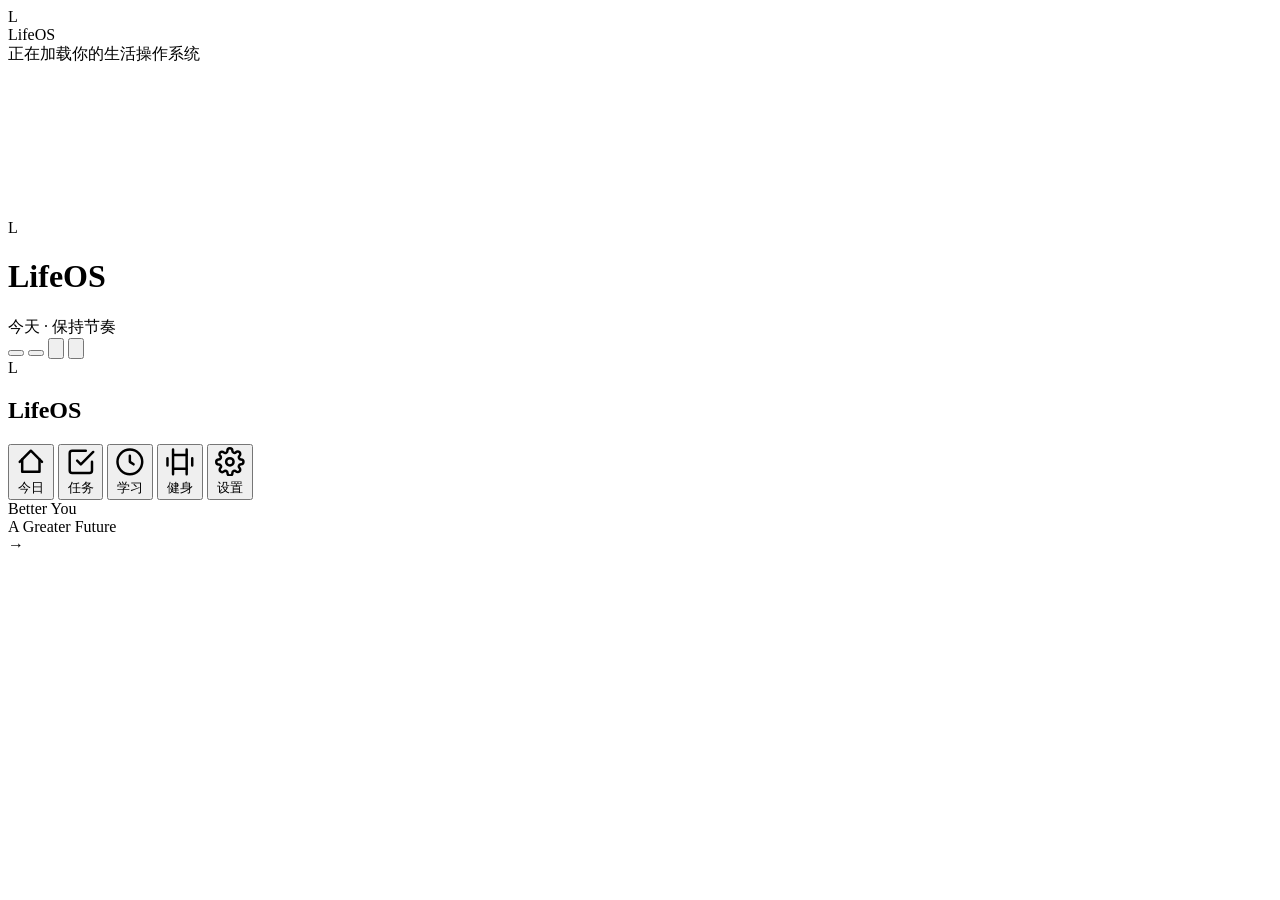
<file: src/template.html>
<!DOCTYPE html>
<html lang="zh-CN">
<head>
<meta charset="UTF-8">
<meta name="viewport" content="width=device-width, initial-scale=1.0, viewport-fit=cover">
<meta name="theme-color" content="#f5f6fa">
<title>LifeOS · 个人生活操作系统</title>
<link rel="icon" href="data:image/svg+xml,%3Csvg xmlns='http://www.w3.org/2000/svg' viewBox='0 0 32 32'%3E%3Crect width='32' height='32' rx='8' fill='%233b6ef5'/%3E%3Ctext x='16' y='22' font-size='16' font-family='sans-serif' font-weight='bold' fill='white' text-anchor='middle'%3EL%3C/text%3E%3C/svg%3E">
<style>
/*__CSS__*/
</style>
</head>
<body>

<!-- 启动加载动画 -->
<div class="splash" id="splash" aria-hidden="true">
  <div class="splash-inner">
    <div class="splash-orbit">
      <span class="orbit o1"></span><span class="orbit o2"></span><span class="orbit o3"></span>
      <div class="splash-mark">L</div>
    </div>
    <div class="splash-name">LifeOS</div>
    <div class="splash-sub">正在加载你的生活操作系统</div>
    <div class="splash-bar"><i></i></div>
  </div>
</div>

<canvas id="bgCanvas" aria-hidden="true"></canvas>
<div class="scroll-progress" id="scrollProgress" aria-hidden="true"></div>

<div class="app" id="app">
  <!-- 顶栏 -->
  <header class="topbar" id="topbar">
    <div class="brand mobile-brand">
      <div class="brand-mark" aria-hidden="true">L</div>
      <h1>LifeOS</h1>
    </div>
    <div class="topbar-date"><span class="date-line" id="dateLine"></span><span class="date-sub">今天 · 保持节奏</span></div>
    <div class="topbar-right">
      <button class="chip-sync" id="syncChip" type="button" title="数据同步状态"></button>
      <button class="icon-btn" id="btnTheme" type="button" aria-label="切换深浅主题" title="切换主题"></button>
      <button class="icon-btn" id="btnExport" type="button" aria-label="导出备份" title="导出备份">
        <svg viewBox="0 0 24 24" fill="none" stroke="currentColor" stroke-width="2.2" stroke-linecap="round" stroke-linejoin="round"><path d="M21 15v4a2 2 0 0 1-2 2H5a2 2 0 0 1-2-2v-4"/><polyline points="7 10 12 15 17 10"/><line x1="12" y1="15" x2="12" y2="3"/></svg>
      </button>
      <button class="icon-btn" id="btnSettings" type="button" aria-label="设置" title="设置">
        <svg viewBox="0 0 24 24" fill="none" stroke="currentColor" stroke-width="2.2" stroke-linecap="round" stroke-linejoin="round"><circle cx="12" cy="12" r="3"/><path d="M19.4 15a1.65 1.65 0 0 0 .33 1.82l.06.06a2 2 0 1 1-2.83 2.83l-.06-.06a1.65 1.65 0 0 0-1.82-.33 1.65 1.65 0 0 0-1 1.51V21a2 2 0 1 1-4 0v-.09a1.65 1.65 0 0 0-1-1.51 1.65 1.65 0 0 0-1.82.33l-.06.06a2 2 0 1 1-2.83-2.83l.06-.06a1.65 1.65 0 0 0 .33-1.82 1.65 1.65 0 0 0-1.51-1H3a2 2 0 1 1 0-4h.09a1.65 1.65 0 0 0 1.51-1 1.65 1.65 0 0 0-.33-1.82l-.06-.06a2 2 0 1 1 2.83-2.83l.06.06a1.65 1.65 0 0 0 1.82.33h.09a1.65 1.65 0 0 0 1-1.51V3a2 2 0 1 1 4 0v.09a1.65 1.65 0 0 0 1 1.51h.09a1.65 1.65 0 0 0 1.82-.33l.06-.06a2 2 0 1 1 2.83 2.83l-.06.06a1.65 1.65 0 0 0-.33 1.82v.09a1.65 1.65 0 0 0 1.51 1H21a2 2 0 1 1 0 4h-.09a1.65 1.65 0 0 0-1.51 1z"/></svg>
      </button>
    </div>
  </header>

  <!-- 导航（桌面顶部 / 移动底部，Liquid Glass） -->
  <nav class="nav" id="nav" aria-label="主导航">
    <div class="nav-brand">
      <div class="brand-mark" aria-hidden="true">L</div>
      <h1>LifeOS</h1>
    </div>
    <span class="nav-pill" id="navPill" aria-hidden="true"></span>
    <button class="nav-item active" data-view="today" type="button">
      <svg viewBox="0 0 24 24" fill="none" stroke="currentColor" stroke-width="2" stroke-linecap="round" stroke-linejoin="round"><path d="M3 12l9-9 9 9"/><path d="M5 10v10h14V10"/></svg>
      <span>今日</span>
    </button>
    <button class="nav-item" data-view="tasks" type="button">
      <svg viewBox="0 0 24 24" fill="none" stroke="currentColor" stroke-width="2" stroke-linecap="round" stroke-linejoin="round"><polyline points="9 11 12 14 22 4"/><path d="M21 12v7a2 2 0 0 1-2 2H5a2 2 0 0 1-2-2V5a2 2 0 0 1 2-2h11"/></svg>
      <span>任务</span>
    </button>
    <button class="nav-item" data-view="study" type="button">
      <svg viewBox="0 0 24 24" fill="none" stroke="currentColor" stroke-width="2" stroke-linecap="round" stroke-linejoin="round"><circle cx="12" cy="12" r="10"/><polyline points="12 7 12 12 15 14"/></svg>
      <span>学习</span>
    </button>
    <button class="nav-item" data-view="fitness" type="button">
      <svg viewBox="0 0 24 24" fill="none" stroke="currentColor" stroke-width="2" stroke-linecap="round" stroke-linejoin="round"><path d="M6.5 6.5h11v11h-11z"/><path d="M2 9v6M22 9v6M6.5 2v4M17.5 2v4M6.5 18v4M17.5 18v4"/></svg>
      <span>健身</span>
    </button>
    <button class="nav-item settings-m" data-view="settings" type="button">
      <svg viewBox="0 0 24 24" fill="none" stroke="currentColor" stroke-width="2" stroke-linecap="round" stroke-linejoin="round"><circle cx="12" cy="12" r="3"/><path d="M19.4 15a1.65 1.65 0 0 0 .33 1.82l.06.06a2 2 0 1 1-2.83 2.83l-.06-.06a1.65 1.65 0 0 0-1.82-.33 1.65 1.65 0 0 0-1 1.51V21a2 2 0 1 1-4 0v-.09a1.65 1.65 0 0 0-1-1.51 1.65 1.65 0 0 0-1.82.33l-.06.06a2 2 0 1 1-2.83-2.83l.06-.06a1.65 1.65 0 0 0 .33-1.82 1.65 1.65 0 0 0-1.51-1H3a2 2 0 1 1 0-4h.09a1.65 1.65 0 0 0 1.51-1 1.65 1.65 0 0 0-.33-1.82l-.06-.06a2 2 0 1 1 2.83-2.83l.06.06a1.65 1.65 0 0 0 1.82.33h.09a1.65 1.65 0 0 0 1-1.51V3a2 2 0 1 1 4 0v.09a1.65 1.65 0 0 0 1 1.51h.09a1.65 1.65 0 0 0 1.82-.33l.06-.06a2 2 0 1 1 2.83 2.83l-.06.06a1.65 1.65 0 0 0-.33 1.82v.09a1.65 1.65 0 0 0 1.51 1H21a2 2 0 1 1 0 4h-.09a1.65 1.65 0 0 0-1.51 1z"/></svg>
      <span>设置</span>
    </button>
    <div class="nav-foot" aria-hidden="true">
      <div class="nav-foot-img"></div>
      <div class="nav-foot-txt">Better You<br>A Greater Future</div>
      <div class="nav-foot-arrow">→</div>
    </div>
  </nav>

  <!-- 视图容器 -->
  <main class="main" id="main">
    <section class="view" id="view-today" role="tabpanel" aria-label="今日"></section>
    <section class="view" id="view-tasks" role="tabpanel" aria-label="任务" hidden></section>
    <section class="view" id="view-study" role="tabpanel" aria-label="学习" hidden></section>
    <section class="view" id="view-fitness" role="tabpanel" aria-label="健身" hidden></section>
  </main>
</div>

<!-- 计时器浮动条 -->

<div class="toast" id="toast" role="status" aria-live="polite"></div>

<input type="file" id="fileImport" accept=".json,application/json" style="display:none">

<!-- Liquid Glass 折射滤镜（Chrome 生效，其余浏览器走 CSS blur 降级） -->
<svg width="0" height="0" style="position:absolute;overflow:hidden" aria-hidden="true" color-interpolation-filters="sRGB">
  <defs id="lg-defs"></defs>
</svg>

<script>
/*__JS__*/
</script>
</body>
</html>
</file>
